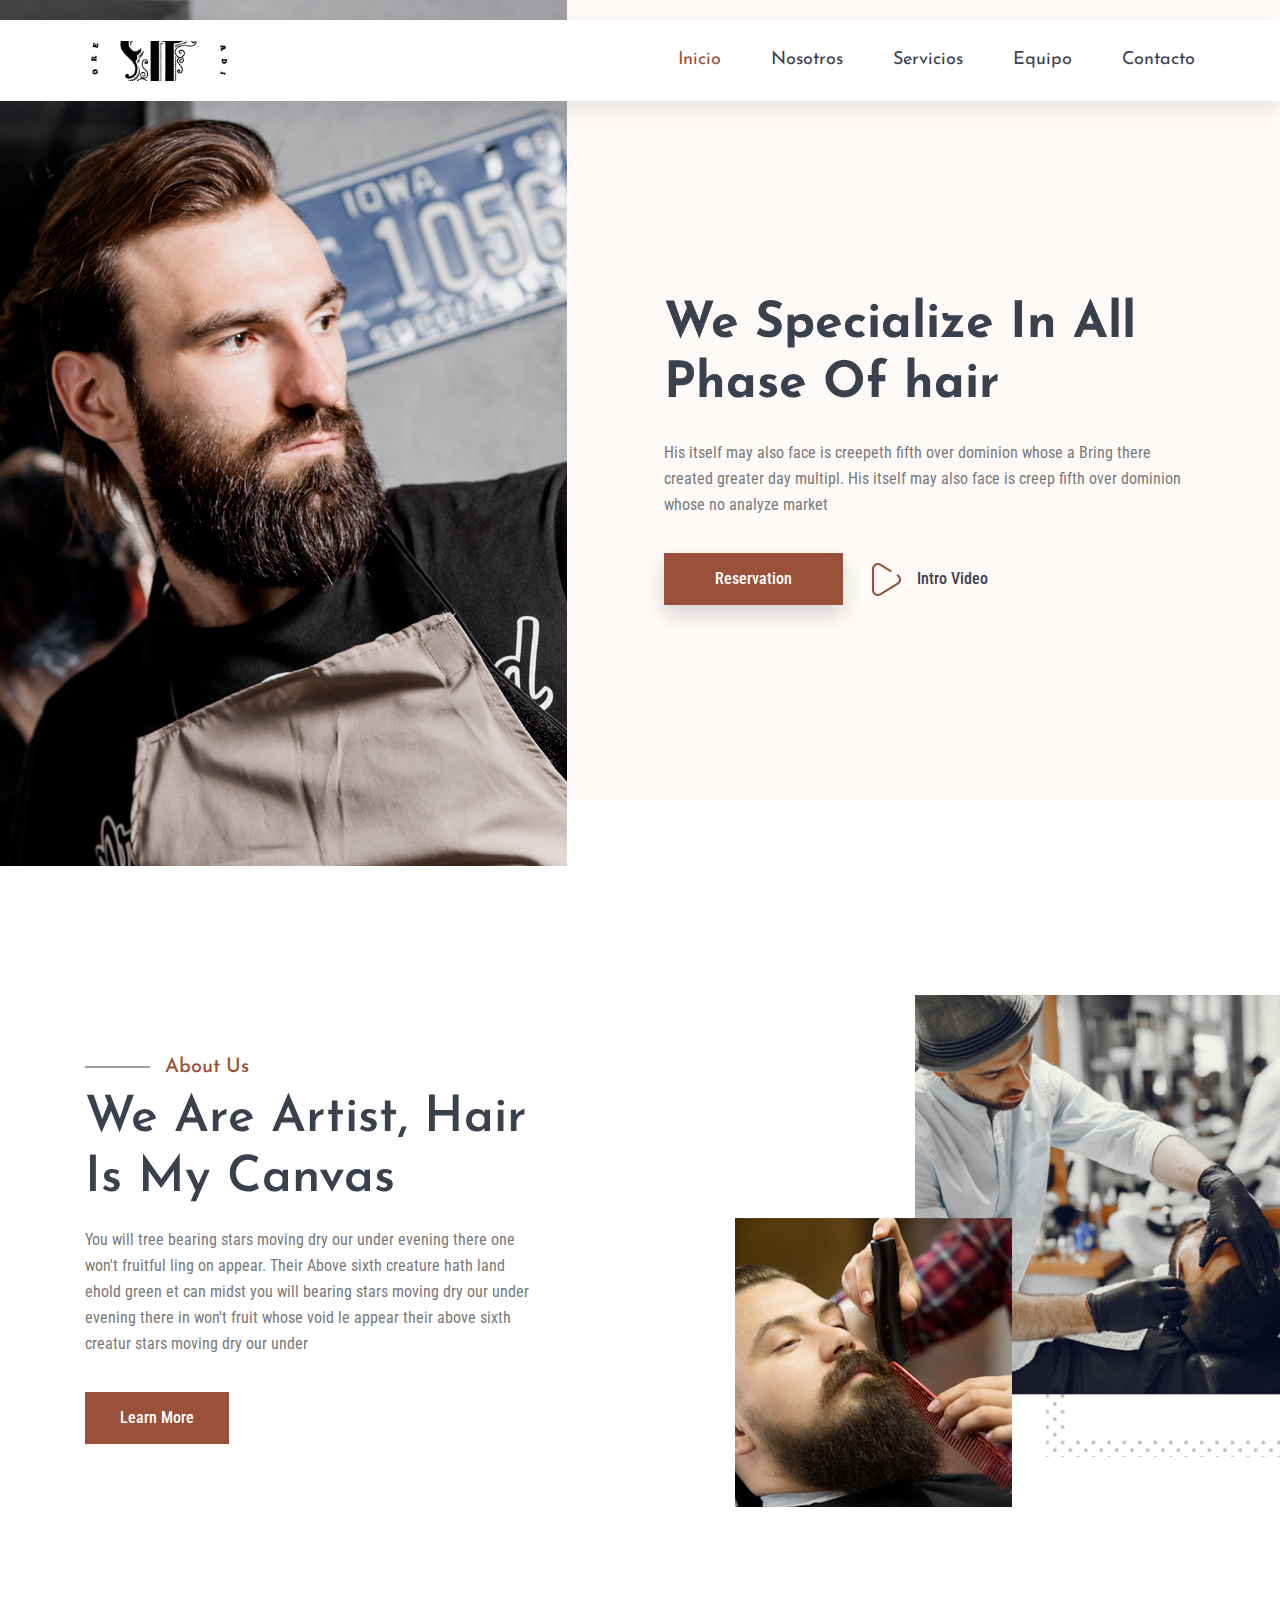
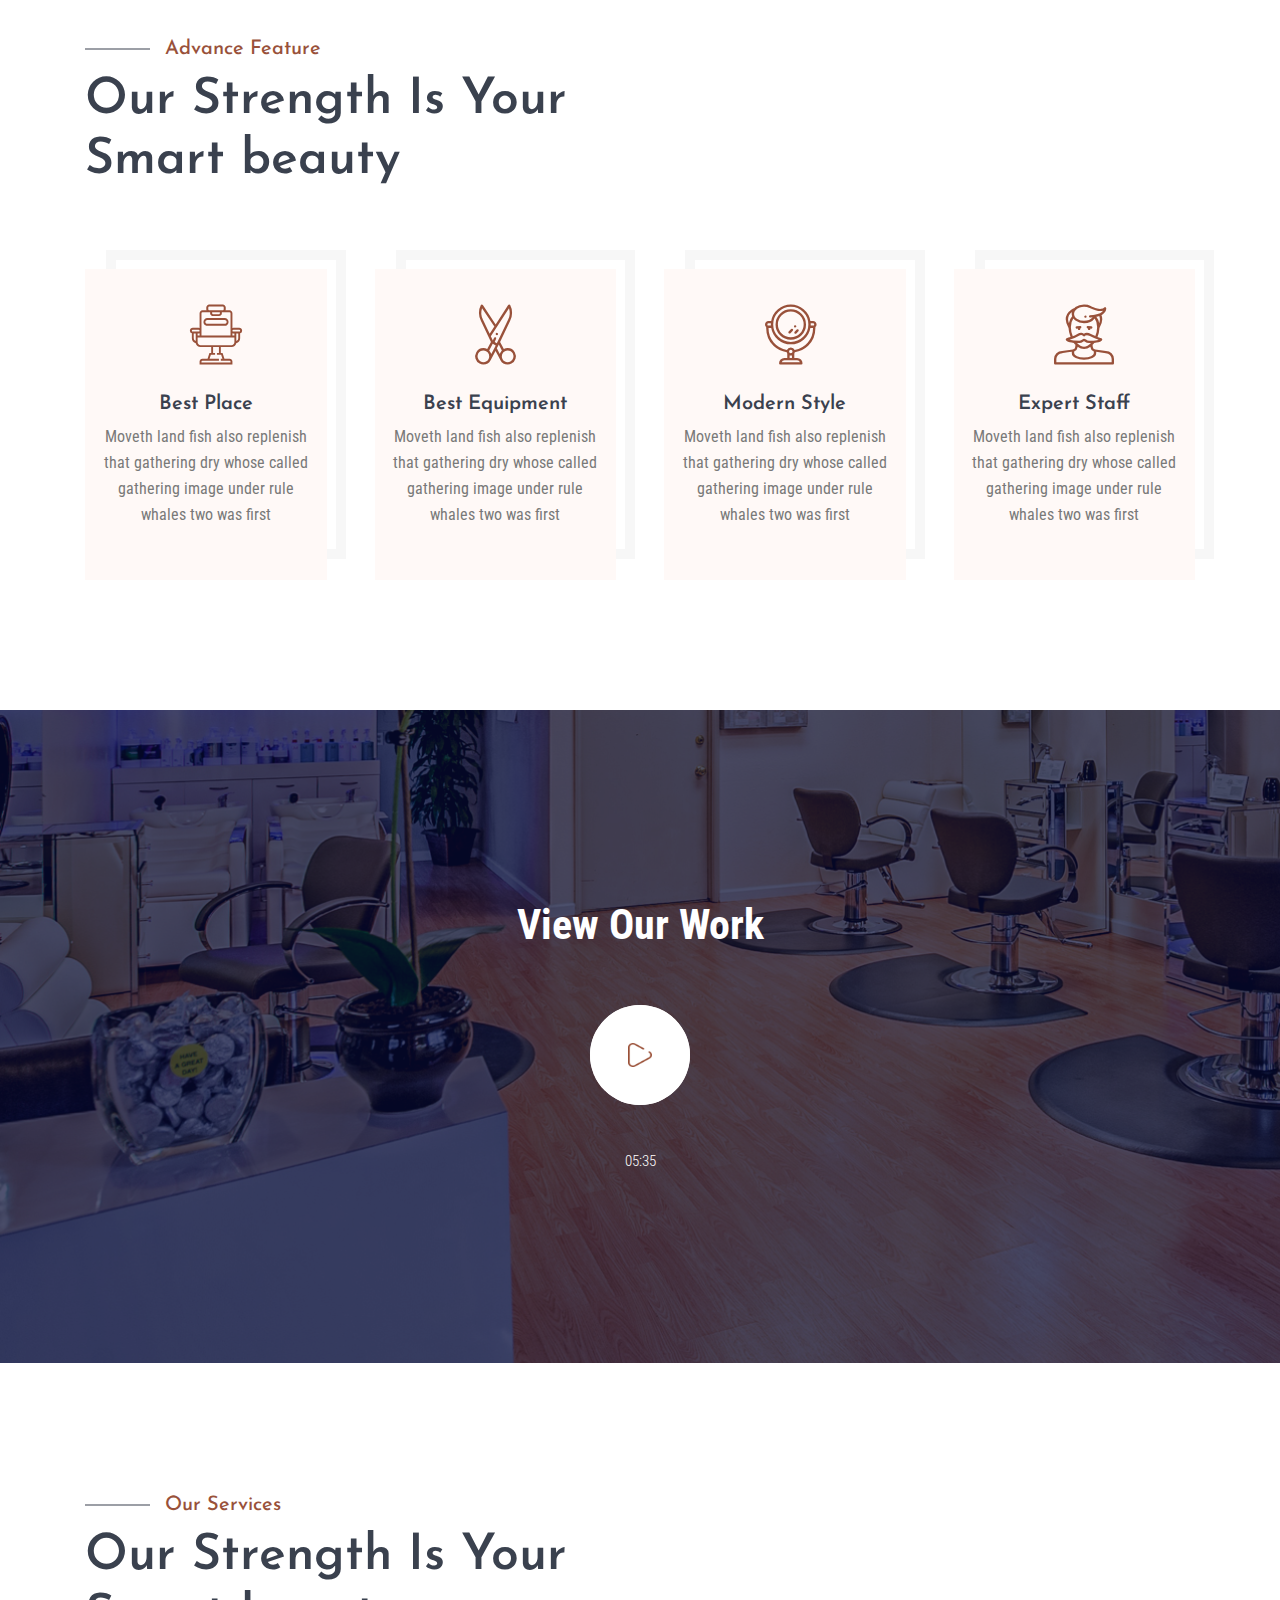
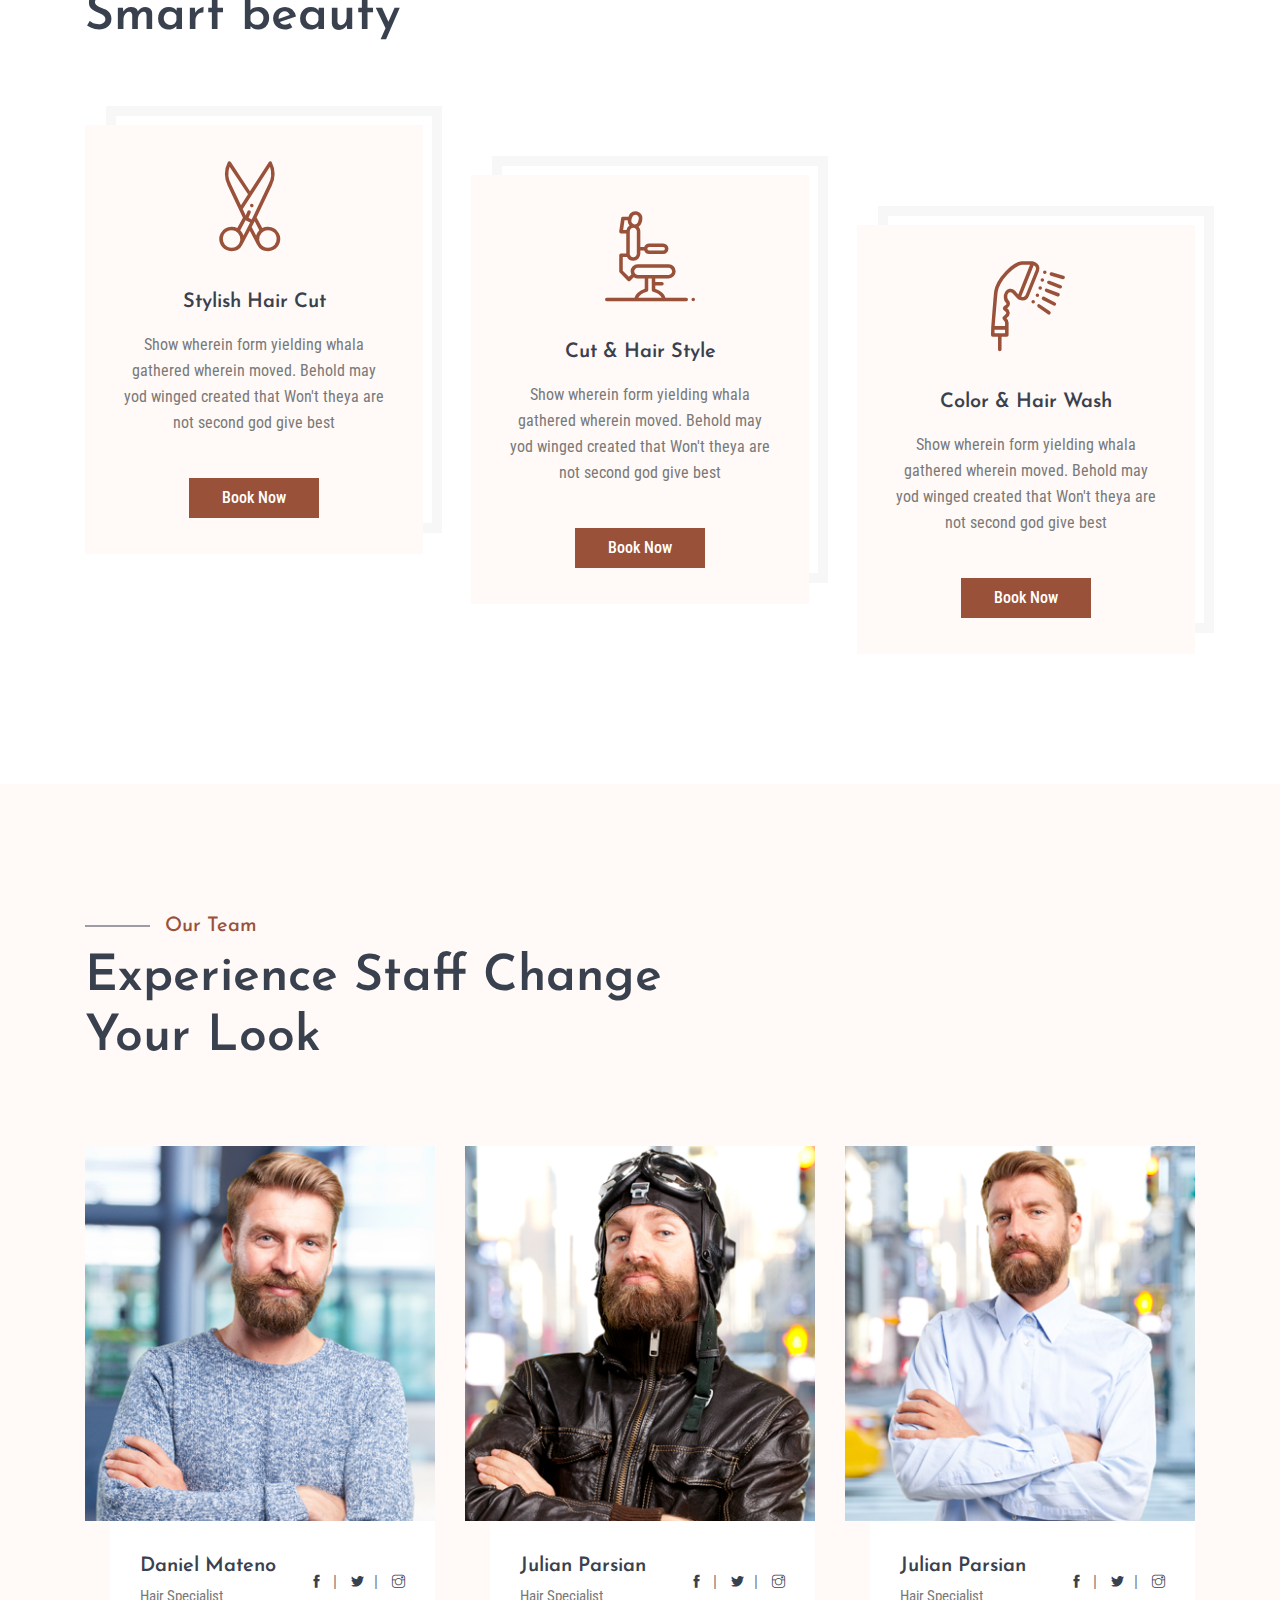
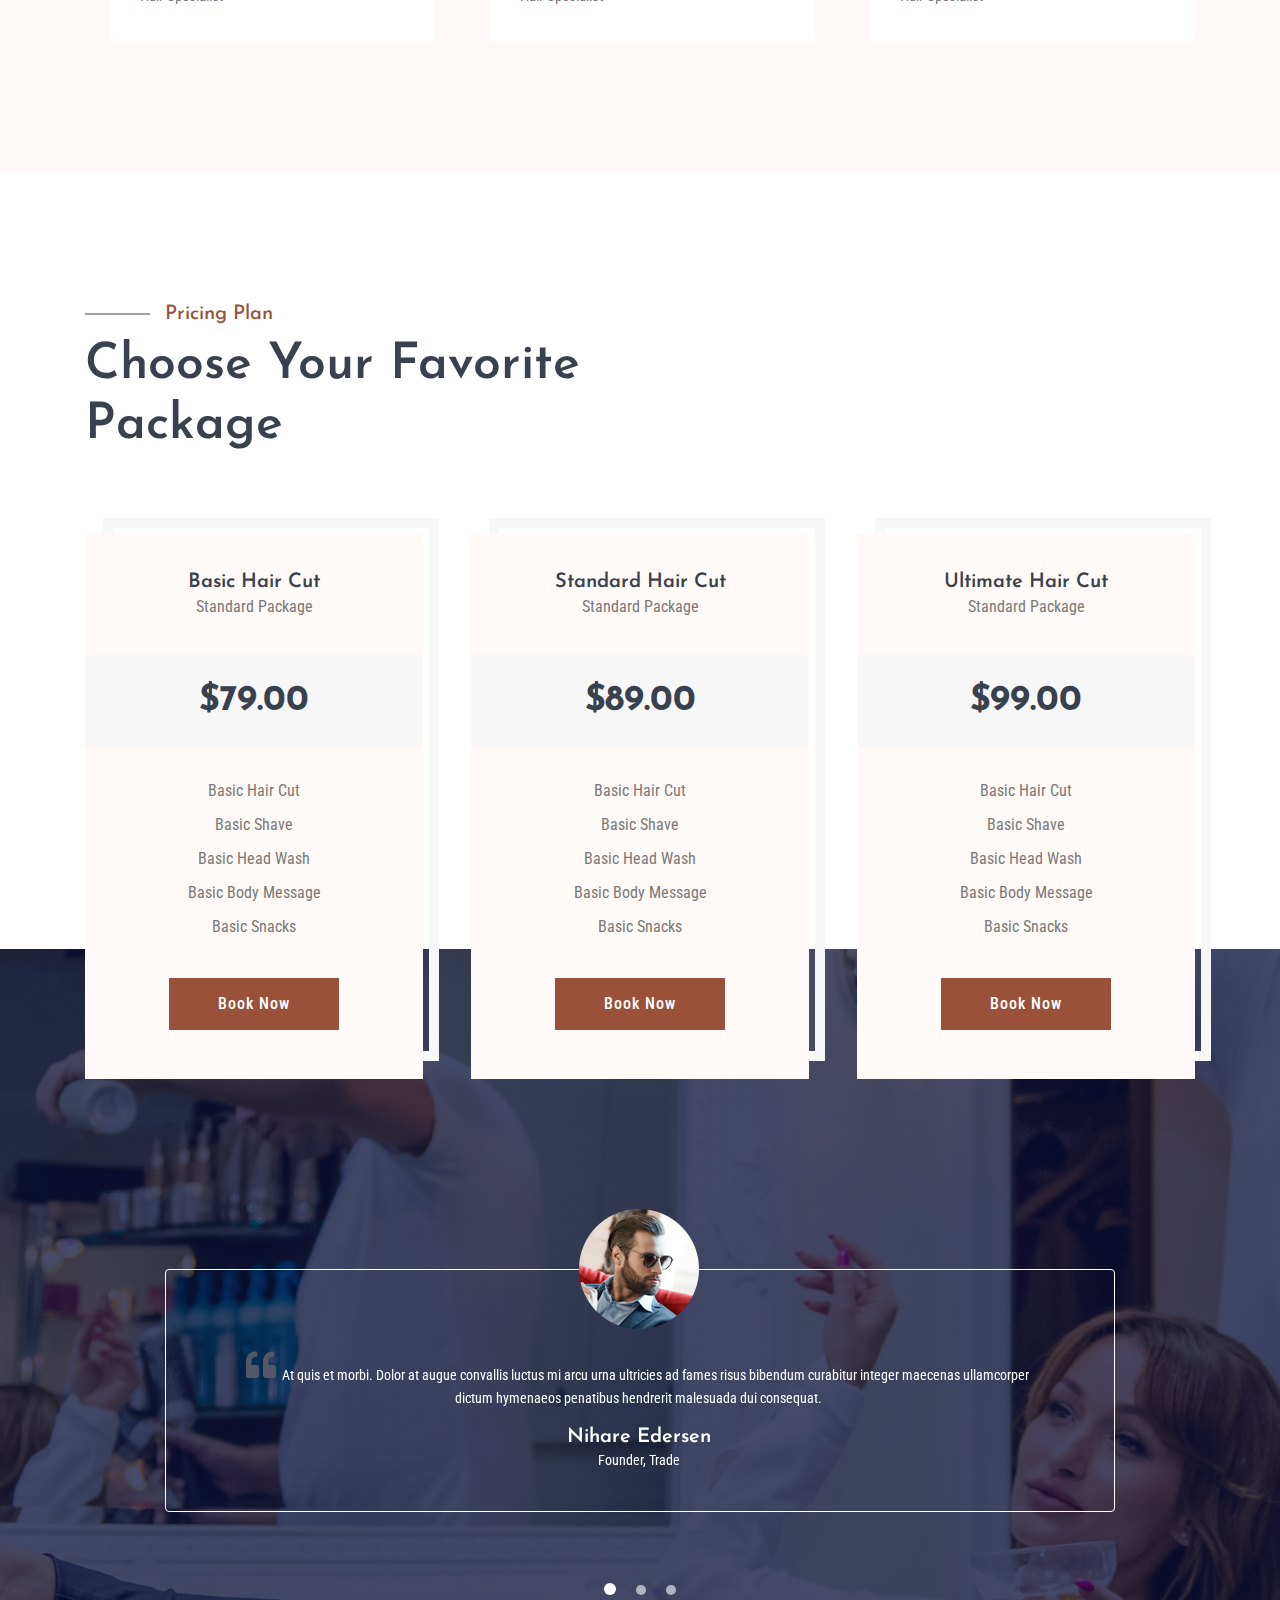
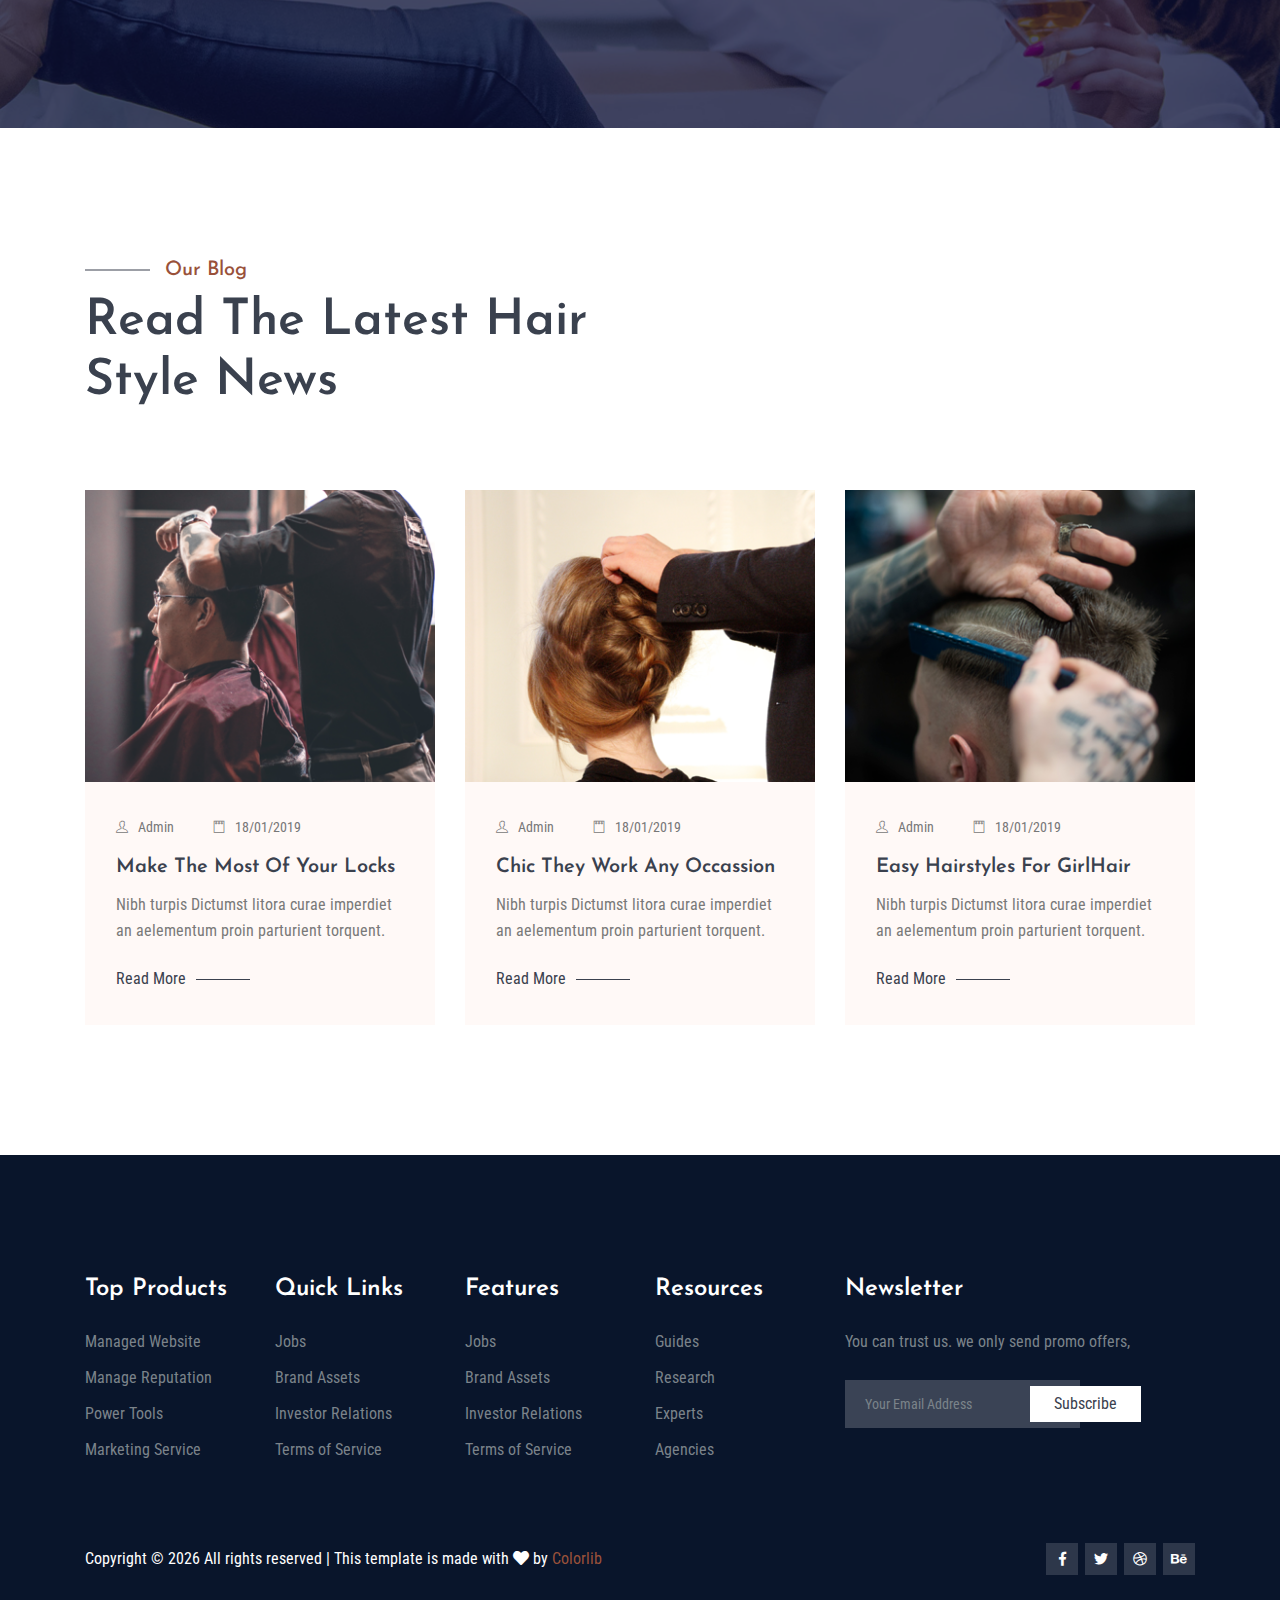
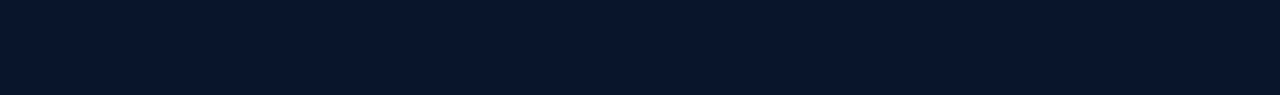
<file: index.html>
<!DOCTYPE html>
<html lang="en">

<head>
  <meta charset="UTF-8">
  <meta name="viewport" content="width=device-width, initial-scale=1.0">
  <meta http-equiv="X-UA-Compatible" content="ie=edge">
  <title>Fundadores Barbería Tradicional</title>
  <link rel="icon" href="img/Fevicon.png.html" type="image/png">
  <link rel="stylesheet" href="vendors/bootstrap/bootstrap.min.css">
  <link rel="stylesheet" href="vendors/fontawesome/css/all.min.css">
  <link rel="stylesheet" href="vendors/themify-icons/themify-icons.css">
  <link rel="stylesheet" href="vendors/flat-icon/flaticon.css">
  <link rel="stylesheet" href="vendors/nice-select/nice-select.css">
  <link rel="stylesheet" href="vendors/Magnific-Popup/magnific-popup.css">
  <link rel="stylesheet" href="vendors/OwlCarousel/owl.theme.default.min.css">
  <link rel="stylesheet" href="vendors/OwlCarousel/owl.carousel.min.css">
  <link rel="stylesheet" href="css/style.css">
</head>

<body>

  <header class="header_area sticky-header">
    <div class="main_menu">
      <nav class="navbar navbar-expand-lg navbar-light main_box">
        <div class="container">

          <a class="navbar-brand logo_h" href="index.html"><img src="img/logochiquito.png" alt=""></a>
          <button class="navbar-toggler" type="button" data-toggle="collapse" data-target="#navbarSupportedContent"
            aria-controls="navbarSupportedContent" aria-expanded="false" aria-label="Toggle navigation">
            <span class="icon-bar"></span>
            <span class="icon-bar"></span>
            <span class="icon-bar"></span>
          </button>

          <div class="collapse navbar-collapse offset" id="navbarSupportedContent">
            <ul class="nav navbar-nav menu_nav ml-auto">
              <li class="nav-item active"><a class="nav-link" href="index.html">Inicio</a></li>
              <li class="nav-item"><a class="nav-link" href="about-us.html">Nosotros</a></li>
              <li class="nav-item"><a class="nav-link" href="service.html">Servicios</a></li>
              <li class="nav-item"><a class="nav-link" href="team.html">Equipo</a></li>
              <li class="nav-item"><a class="nav-link" href="contact.html">Contacto</a></li>
            </ul>
          </div>
        </div>
      </nav>
    </div>
  </header>

  <main class="site-main">

    <section class="hero-banner">
      <div class="container">
        <div class="row">
          <div class="col-md-6">
            <div class="hero-banner__img">
              <img class="img-fluid" src="img/banner/hero-banner.png" alt="">
            </div>
          </div>
          <div class="col-md-6 pl-xl-4">
            <div class="hero-banner__content">
              <h1>We Specialize In All Phase Of hair</h1>
              <p>His itself may also face is creepeth fifth over dominion whose a Bring there created greater day
                multipl. His itself may also face is creep fifth over dominion whose no analyze market</p>
              <button class="button button-hero">Reservation</button>
              <a class="button button--transparent hero-banner__video"
                href="https://www.youtube.com/watch?v=0O2aH4XLbto">Intro Video</a>
            </div>
          </div>
        </div>
      </div>
    </section>


    <section class="section-margin about-wrapper">
      <div class="container">
        <div class="row">
          <div class="col-lg-5 mb-5 mb-lg-0">
            <div class="about__content">
              <div class="section-intro">
                <h4 class="section-intro__title">About Us</h4>
                <h2 class="section-intro__subtitle">We Are Artist, Hair Is My Canvas</h2>
              </div>
              <p>You will tree bearing stars moving dry our under evening there one won't fruitful ling on appear. Their
                Above sixth creature hath land ehold green et can midst you will bearing stars moving dry our under
                evening there in won't fruit whose void le appear their above sixth creatur stars moving dry our under
              </p>
              <a class="button" href="#">Learn More</a>
            </div>
          </div>
          <div class="col-lg-5 offset-lg-2">
            <div class="about__img">
              <img class="img-fluid" src="img/home/barber-frame.png" alt="">
              <img src="img/home/barber-work.png" alt="" class="about__img--small img-fluid">
            </div>
          </div>
        </div>
      </div>
    </section>


    <section class="section-margin--large">
      <div class="container">
        <div class="section-intro pb-70px">
          <h4 class="section-intro__title">Advance Feature</h4>
          <h2 class="section-intro__subtitle">Our Strength Is Your <span class="d-block">Smart beauty</span></h2>
        </div>
        <div class="row gutters-48">
          <div class="col-md-6 col-xl-3 mb-5 mb-xl-0">
            <div class="card text-center card-feature border-style">
              <div class="card-feature__icon"><i class="flaticon-barber-chair"></i></div>
              <h3 class="card-feature__title">Best Place</h3>
              <p>Moveth land fish also replenish that gathering dry whose called gathering image under rule whales two
                was first</p>
            </div>
          </div>
          <div class="col-md-6 col-xl-3 mb-5 mb-xl-0">
            <div class="card text-center card-feature border-style">
              <div class="card-feature__icon"><i class="flaticon-cut"></i></div>
              <h3 class="card-feature__title">Best Equipment</h3>
              <p>Moveth land fish also replenish that gathering dry whose called gathering image under rule whales two
                was first</p>
            </div>
          </div>
          <div class="col-md-6 col-xl-3 mb-5 mb-xl-0">
            <div class="card text-center card-feature border-style">
              <div class="card-feature__icon"><i class="flaticon-mirror"></i></div>
              <h3 class="card-feature__title">Modern Style</h3>
              <p>Moveth land fish also replenish that gathering dry whose called gathering image under rule whales two
                was first</p>
            </div>
          </div>
          <div class="col-md-6 col-xl-3 mb-5 mb-xl-0">
            <div class="card text-center card-feature border-style">
              <div class="card-feature__icon"><i class="flaticon-barbershop"></i></div>
              <h3 class="card-feature__title">Expert Staff</h3>
              <p>Moveth land fish also replenish that gathering dry whose called gathering image under rule whales two
                was first</p>
            </div>
          </div>
        </div>
      </div>
    </section>


    <section class="video-area section-margin--large">
      <div class="container">
        <div class="row justify-content-center align-items-center flex-column text-center">
          <h3>View Our Work</h3>
          <a id="play-home-video" class="video-play-button" href="https://www.youtube.com/watch?v=vParh5wE-tM">
            <img src="img/home/play-icon.png" alt="">
          </a>
          <p>05:35</p>
        </div>
      </div>
    </section>


    <section class="section-margin--large">
      <div class="container">
        <div class="section-intro pb-70px">
          <h4 class="section-intro__title">Our Services</h4>
          <h2 class="section-intro__subtitle">Our Strength Is Your <span class="d-block">Smart beauty</span></h2>
        </div>
        <div class="row gutters-48 card-service-wrapper">
          <div class="col-lg-4">
            <div class="card text-center card-service border-style">
              <div class="card-service__icon"><i class="flaticon-cut"></i></div>
              <h3 class="card-service__title">Stylish Hair Cut</h3>
              <p>Show wherein form yielding whala gathered wherein moved. Behold may yod winged created that Won't theya
                are not second god give best </p>
              <div>
                <a class="button button-service" href="#">Book Now</a>
              </div>
            </div>
          </div>
          <div class="col-lg-4">
            <div class="card text-center card-service border-style">
              <div class="card-service__icon"><i class="flaticon-wellness"></i></div>
              <h3 class="card-service__title">Cut & Hair Style</h3>
              <p>Show wherein form yielding whala gathered wherein moved. Behold may yod winged created that Won't theya
                are not second god give best </p>
              <div>
                <a class="button button-service" href="#">Book Now</a>
              </div>
            </div>
          </div>
          <div class="col-lg-4">
            <div class="card text-center card-service border-style">
              <div class="card-service__icon"><i class="flaticon-shower"></i></div>
              <h3 class="card-service__title">Color & Hair Wash</h3>
              <p>Show wherein form yielding whala gathered wherein moved. Behold may yod winged created that Won't theya
                are not second god give best </p>
              <div>
                <a class="button button-service" href="#">Book Now</a>
              </div>
            </div>
          </div>
        </div>
      </div>
    </section>


    <section class="section-padding--large bg-soapstone">
      <div class="container">
        <div class="section-intro pb-70px">
          <h4 class="section-intro__title">Our Team</h4>
          <h2 class="section-intro__subtitle">Experience Staff Change <span class="d-block">Your Look</span></h2>
        </div>
        <div class="row">
          <div class="col-lg-4 col-md-6 mb-4 mb-lg-0">
            <div class="card card-team">
              <div class="card-team__img">
                <img class="card-img rounded-0" src="img/team/team1.png" alt="">
              </div>
              <div class="card-team__position">
                <div class="card-footer d-flex justify-content-between align-items-center">
                  <div class="card-team__bio">
                    <h4><a href="#">Daniel Mateno</a></h4>
                    <p>Hair Specialist</p>
                  </div>
                  <ul class="card-team__social">
                    <li><a href="#"><i class="ti-facebook"></i></a></li>
                    <li><a href="#"><i class="ti-twitter-alt"></i></a></li>
                    <li><a href="#"><i class="ti-instagram"></i></a></li>
                  </ul>
                </div>
              </div>
            </div>
          </div>
          <div class="col-lg-4 col-md-6 mb-4 mb-lg-0">
            <div class="card card-team">
              <div class="card-team__img">
                <img class="card-img rounded-0" src="img/team/team2.png" alt="">
              </div>
              <div class="card-team__position">
                <div class="card-footer d-flex justify-content-between align-items-center">
                  <div class="card-team__bio">
                    <h4><a href="#">Julian Parsian</a></h4>
                    <p>Hair Specialist</p>
                  </div>
                  <ul class="card-team__social">
                    <li><a href="#"><i class="ti-facebook"></i></a></li>
                    <li><a href="#"><i class="ti-twitter-alt"></i></a></li>
                    <li><a href="#"><i class="ti-instagram"></i></a></li>
                  </ul>
                </div>
              </div>
            </div>
          </div>
          <div class="col-lg-4 col-md-6 mb-4 mb-lg-0">
            <div class="card card-team">
              <div class="card-team__img">
                <img class="card-img rounded-0" src="img/team/team3.png" alt="">
              </div>
              <div class="card-team__position">
                <div class="card-footer d-flex justify-content-between align-items-center">
                  <div class="card-team__bio">
                    <h4><a href="#">Julian Parsian</a></h4>
                    <p>Hair Specialist</p>
                  </div>
                  <ul class="card-team__social">
                    <li><a href="#"><i class="ti-facebook"></i></a></li>
                    <li><a href="#"><i class="ti-twitter-alt"></i></a></li>
                    <li><a href="#"><i class="ti-instagram"></i></a></li>
                  </ul>
                </div>
              </div>
            </div>
          </div>
        </div>
      </div>
    </section>


    <section class="section-margin--large pricing-relative">
      <div class="container">
        <div class="section-intro pb-70px">
          <h4 class="section-intro__title">Pricing Plan</h4>
          <h2 class="section-intro__subtitle">Choose Your Favorite <span class="d-block">Package</span></h2>
        </div>
        <div class="row gutters-48">
          <div class="col-lg-4 col-md-6 mb-5 mb-lg-0">
            <div class="card text-center card-pricing border-style">
              <div class="card-pricing__header">
                <h3>Basic Hair Cut</h3>
                <p>Standard Package</p>
              </div>
              <div class="card-pricing__price">
                <h2>$79.00</h2>
              </div>
              <ul class="card-pricing__list">
                <li>Basic Hair Cut</li>
                <li>Basic Shave</li>
                <li>Basic Head Wash</li>
                <li>Basic Body Message</li>
                <li>Basic Snacks</li>
              </ul>
              <div class="mb-5">
                <a class="button button-pricing" href="#">Book Now</a>
              </div>
            </div>
          </div>
          <div class="col-lg-4 col-md-6 mb-5 mb-lg-0">
            <div class="card text-center card-pricing border-style">
              <div class="card-pricing__header">
                <h3>Standard Hair Cut</h3>
                <p>Standard Package</p>
              </div>
              <div class="card-pricing__price">
                <h2>$89.00</h2>
              </div>
              <ul class="card-pricing__list">
                <li>Basic Hair Cut</li>
                <li>Basic Shave</li>
                <li>Basic Head Wash</li>
                <li>Basic Body Message</li>
                <li>Basic Snacks</li>
              </ul>
              <div class="mb-5">
                <a class="button button-pricing" href="#">Book Now</a>
              </div>
            </div>
          </div>
          <div class="col-lg-4 col-md-6 mb-5 mb-lg-0">
            <div class="card text-center card-pricing border-style">
              <div class="card-pricing__header">
                <h3>Ultimate Hair Cut</h3>
                <p>Standard Package</p>
              </div>
              <div class="card-pricing__price">
                <h2>$99.00</h2>
              </div>
              <ul class="card-pricing__list">
                <li>Basic Hair Cut</li>
                <li>Basic Shave</li>
                <li>Basic Head Wash</li>
                <li>Basic Body Message</li>
                <li>Basic Snacks</li>
              </ul>
              <div class="mb-5">
                <a class="button button-pricing" href="#">Book Now</a>
              </div>
            </div>
          </div>
        </div>
      </div>
    </section>


    <section class="testimonial testimonial-position">
      <div class="container">
        <div class="testi_slider owl-carousel owl-theme">
          <div class="item">
            <div class="testi_item">
              <img src="img/home/testimonial1.png" alt="">
              <div class="testi_item_content">
                <p>
                  <i class="fas fa-quote-left"></i>
                  At quis et morbi. Dolor at augue convallis luctus mi arcu urna ultricies ad fames risus bibendum
                  curabitur integer maecenas ullamcorper dictum hymenaeos penatibus hendrerit malesuada dui consequat.
                </p>
                <h4>Nihare Edersen</h4>
                <p>Founder, Trade</p>
              </div>
            </div>
          </div>
          <div class="item">
            <div class="testi_item">
              <img src="img/home/testimonial1.png" alt="">
              <div class="testi_item_content">
                <p>
                  <i class="fas fa-quote-left"></i>
                  At quis et morbi. Dolor at augue convallis luctus mi arcu urna ultricies ad fames risus bibendum
                  curabitur integer maecenas ullamcorper dictum hymenaeos penatibus hendrerit malesuada dui consequat.
                </p>
                <h4>Nihare Edersen</h4>
                <p>Founder, Trade</p>
              </div>
            </div>
          </div>
          <div class="item">
            <div class="testi_item">
              <img src="img/home/testimonial1.png" alt="">
              <div class="testi_item_content">
                <p>
                  <i class="fas fa-quote-left"></i>
                  At quis et morbi. Dolor at augue convallis luctus mi arcu urna ultricies ad fames risus bibendum
                  curabitur integer maecenas ullamcorper dictum hymenaeos penatibus hendrerit malesuada dui consequat.
                </p>
                <h4>Nihare Edersen</h4>
                <p>Founder, Trade</p>
              </div>
            </div>
          </div>
        </div>
    </section>


    <section class="section-margin--large">
      <div class="container">
        <div class="section-intro pb-70px">
          <h4 class="section-intro__title">Our Blog</h4>
          <h2 class="section-intro__subtitle">Read The Latest Hair <span class="d-block">Style News</span></h2>
        </div>
        <div class="row">
          <div class="col-md-6 col-lg-4 mb-4 mb-lg-0">
            <div class="card card-blog">
              <div class="card-blog__img">
                <img class="card-img rounded-0" src="img/home/blog1.png" alt="">
              </div>
              <div class="card-body">
                <ul class="card-blog__info">
                  <li><a href="#"><i class="ti-user"></i>Admin</a></li>
                  <li><a href="#"><i class="ti-notepad"></i>18/01/2019</a></li>
                </ul>
                <h3 class="card-blog__title"><a href="#">Make The Most Of Your Locks</a></h3>
                <p>Nibh turpis Dictumst litora curae imperdiet an aelementum proin parturient torquent.</p>
                <a class="card-blog__link" href="#">Read More</a>
              </div>
            </div>
          </div>
          <div class="col-md-6 col-lg-4 mb-4 mb-lg-0">
            <div class="card card-blog">
              <div class="card-blog__img">
                <img class="card-img rounded-0" src="img/home/blog2.png" alt="">
              </div>
              <div class="card-body">
                <ul class="card-blog__info">
                  <li><a href="#"><i class="ti-user"></i>Admin</a></li>
                  <li><a href="#"><i class="ti-notepad"></i>18/01/2019</a></li>
                </ul>
                <h3 class="card-blog__title"><a href="#">Chic They Work Any Occassion</a></h3>
                <p>Nibh turpis Dictumst litora curae imperdiet an aelementum proin parturient torquent.</p>
                <a class="card-blog__link" href="#">Read More</a>
              </div>
            </div>
          </div>
          <div class="col-md-6 col-lg-4 mb-4 mb-lg-0">
            <div class="card card-blog">
              <div class="card-blog__img">
                <img class="card-img rounded-0" src="img/home/blog3.png" alt="">
              </div>
              <div class="card-body">
                <ul class="card-blog__info">
                  <li><a href="#"><i class="ti-user"></i>Admin</a></li>
                  <li><a href="#"><i class="ti-notepad"></i>18/01/2019</a></li>
                </ul>
                <h3 class="card-blog__title"><a href="#">Easy Hairstyles For GirlHair</a></h3>
                <p>Nibh turpis Dictumst litora curae imperdiet an aelementum proin parturient torquent.</p>
                <a class="card-blog__link" href="#">Read More</a>
              </div>
            </div>
          </div>
        </div>
      </div>
    </section>

  </main>

  <footer class="footer-area section-gap">
    <div class="container">
      <div class="row">
        <div class="col-xl-2 col-sm-6 mb-4 mb-xl-0 single-footer-widget">
          <h4>Top Products</h4>
          <ul>
            <li><a href="#">Managed Website</a></li>
            <li><a href="#">Manage Reputation</a></li>
            <li><a href="#">Power Tools</a></li>
            <li><a href="#">Marketing Service</a></li>
          </ul>
        </div>
        <div class="col-xl-2 col-sm-6 mb-4 mb-xl-0 single-footer-widget">
          <h4>Quick Links</h4>
          <ul>
            <li><a href="#">Jobs</a></li>
            <li><a href="#">Brand Assets</a></li>
            <li><a href="#">Investor Relations</a></li>
            <li><a href="#">Terms of Service</a></li>
          </ul>
        </div>
        <div class="col-xl-2 col-sm-6 mb-4 mb-xl-0 single-footer-widget">
          <h4>Features</h4>
          <ul>
            <li><a href="#">Jobs</a></li>
            <li><a href="#">Brand Assets</a></li>
            <li><a href="#">Investor Relations</a></li>
            <li><a href="#">Terms of Service</a></li>
          </ul>
        </div>
        <div class="col-xl-2 col-sm-6 mb-4 mb-xl-0 single-footer-widget">
          <h4>Resources</h4>
          <ul>
            <li><a href="#">Guides</a></li>
            <li><a href="#">Research</a></li>
            <li><a href="#">Experts</a></li>
            <li><a href="#">Agencies</a></li>
          </ul>
        </div>
        <div class="col-xl-4 col-md-8 mb-4 mb-xl-0 single-footer-widget">
          <h4>Newsletter</h4>
          <p>You can trust us. we only send promo offers,</p>
          <div class="form-wrap" id="mc_embed_signup">
            <form target="_blank"
              action="https://spondonit.us12.list-manage.com/subscribe/post?u=1462626880ade1ac87bd9c93a&amp;id=92a4423d01"
              method="get" class="form-inline">
              <input class="form-control" name="EMAIL" placeholder="Your Email Address" onfocus="this.placeholder = ''"
                onblur="this.placeholder = 'Your Email Address '" type="email">
              <button class="click-btn btn btn-default">subscribe</button>
              <div style="position: absolute; left: -5000px;">
                <input name="b_36c4fd991d266f23781ded980_aefe40901a" tabindex="-1" value="" type="text">
              </div>
              <div class="info"></div>
            </form>
          </div>
        </div>
      </div>
      <div class="footer-bottom row align-items-center text-center text-lg-left">
        <p class="footer-text m-0 col-lg-8 col-md-12">
          Copyright &copy;
          <script>document.write(new Date().getFullYear());</script> All rights reserved | This template is made with <i
            class="fa fa-heart" aria-hidden="true"></i> by <a href="https://colorlib.com" target="_blank">Colorlib</a>
        </p>
        <div class="col-lg-4 col-md-12 text-center text-lg-right footer-social">
          <a href="#"><i class="fab fa-facebook-f"></i></a>
          <a href="#"><i class="fab fa-twitter"></i></a>
          <a href="#"><i class="fab fa-dribbble"></i></a>
          <a href="#"><i class="fab fa-behance"></i></a>
        </div>
      </div>
    </div>
  </footer>

  <script src="vendors/jquery/jquery-3.2.1.min.js"></script>
  <script src="vendors/bootstrap/bootstrap.bundle.min.js"></script>
  <script src="vendors/OwlCarousel/owl.carousel.min.js"></script>
  <script src="vendors/sticky/jquery.sticky.js"></script>
  <script src="js/jquery.ajaxchimp.min.js"></script>
  <script src="js/mail-script.js"></script>
  <script src="vendors/Magnific-Popup/jquery.magnific-popup.min.js"></script>
  <script src="js/main.js"></script>

  <script async src="https://www.googletagmanager.com/gtag/js?id=UA-23581568-13"></script>
  <script>
    window.dataLayer = window.dataLayer || [];
    function gtag() { dataLayer.push(arguments); }
    gtag('js', new Date());

    gtag('config', 'UA-23581568-13');
  </script>
</body>

</html>
</file>
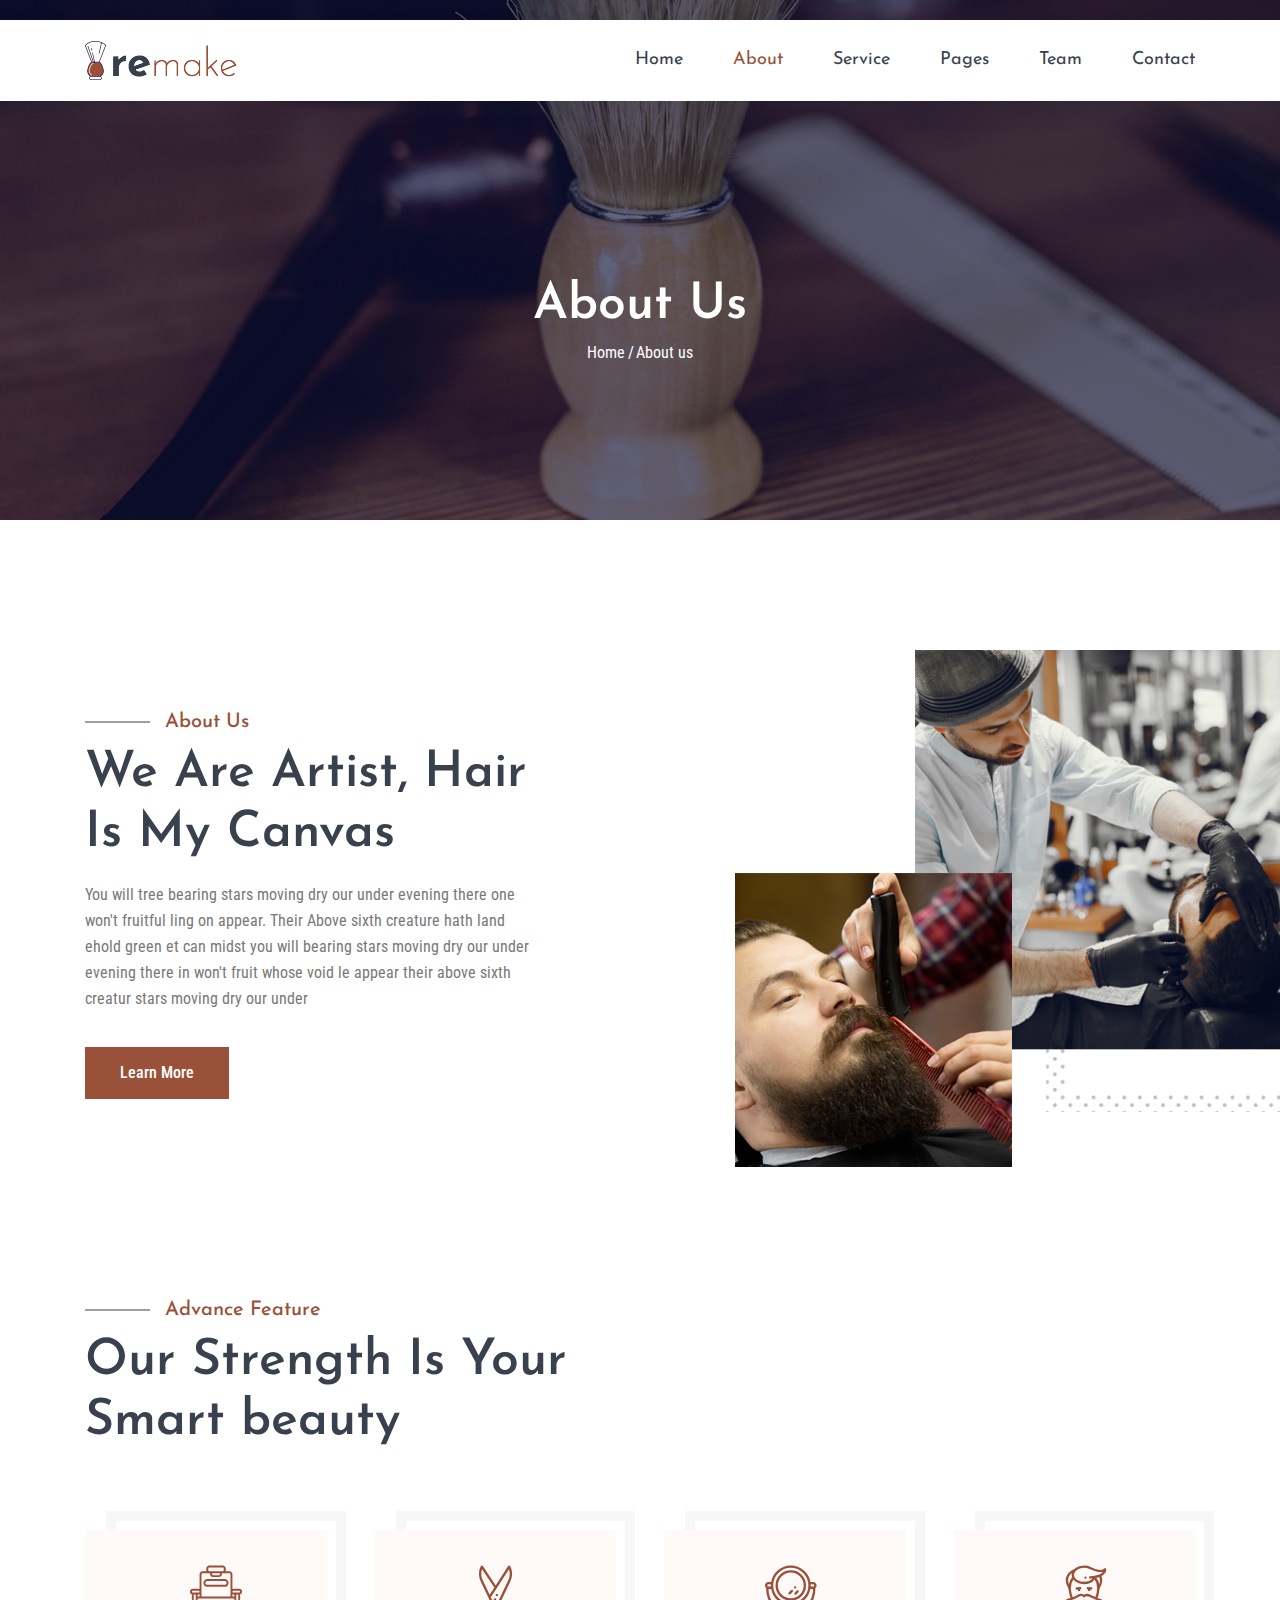
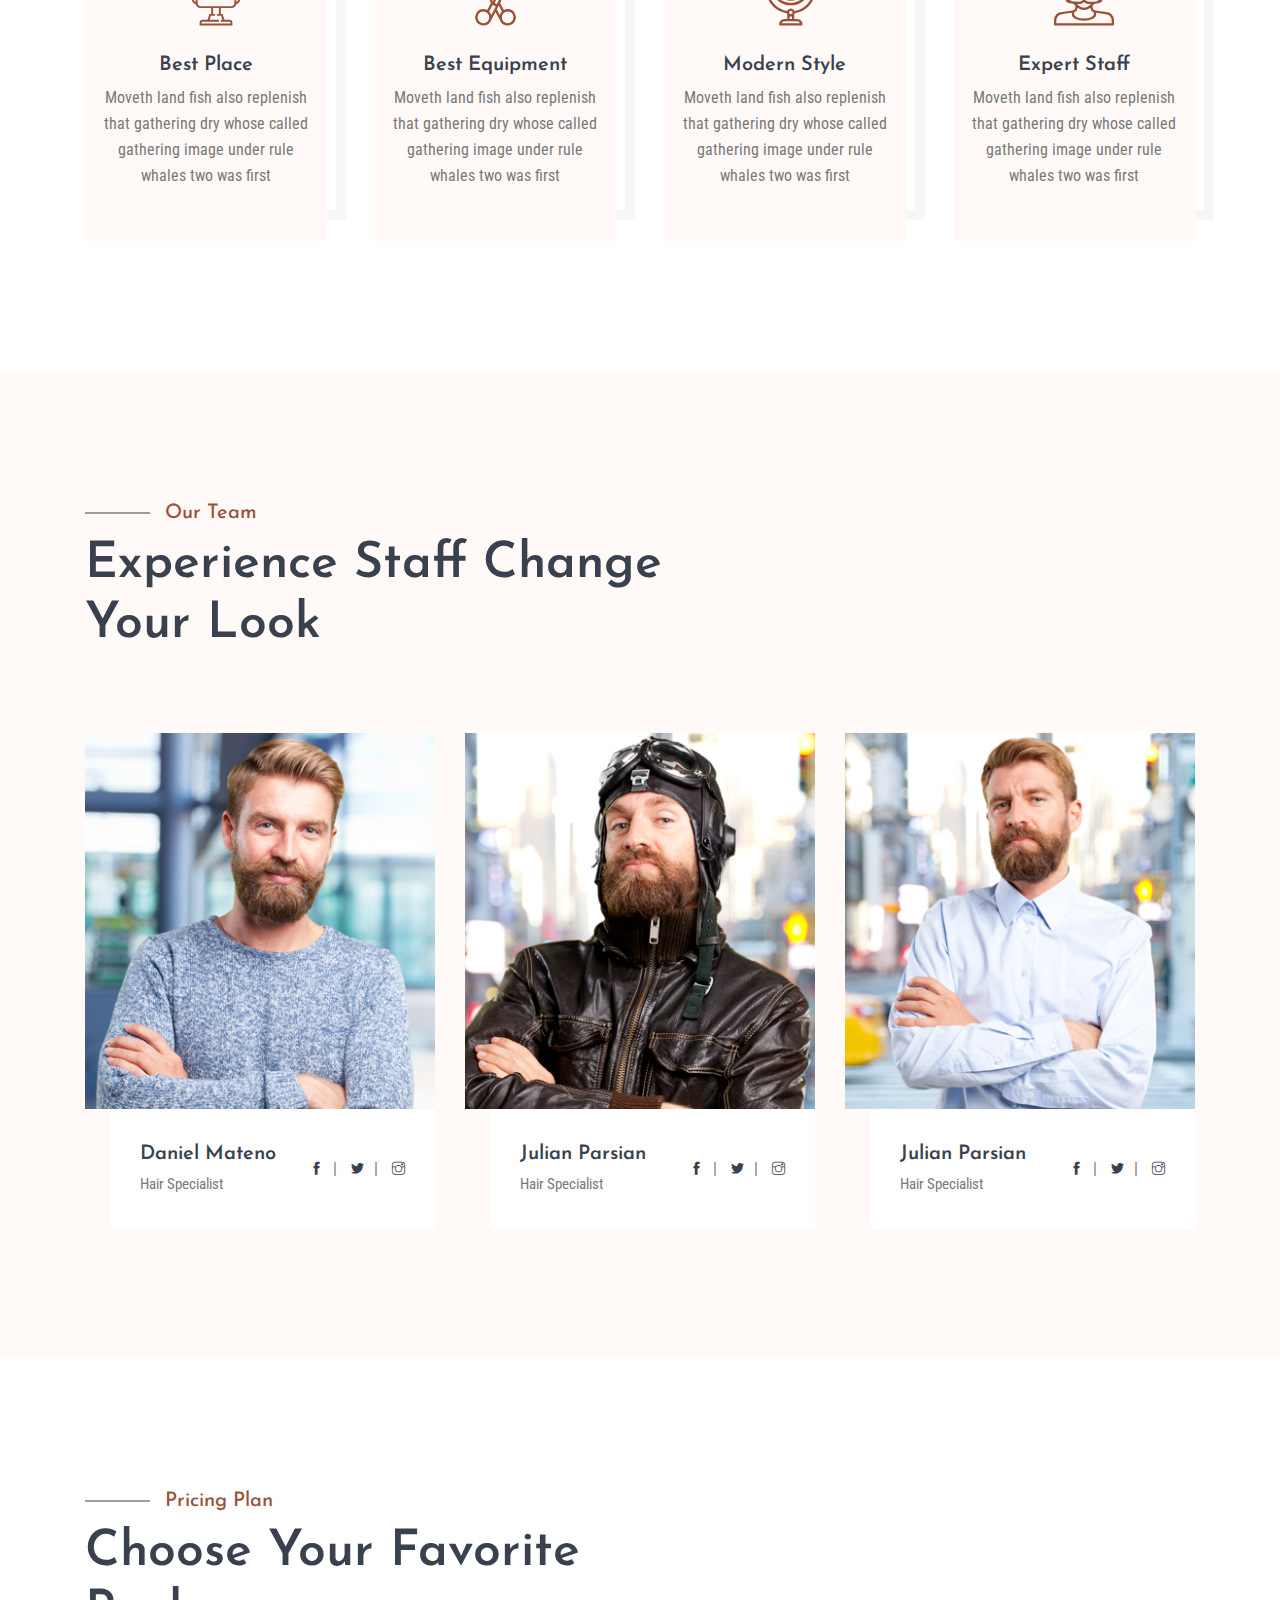
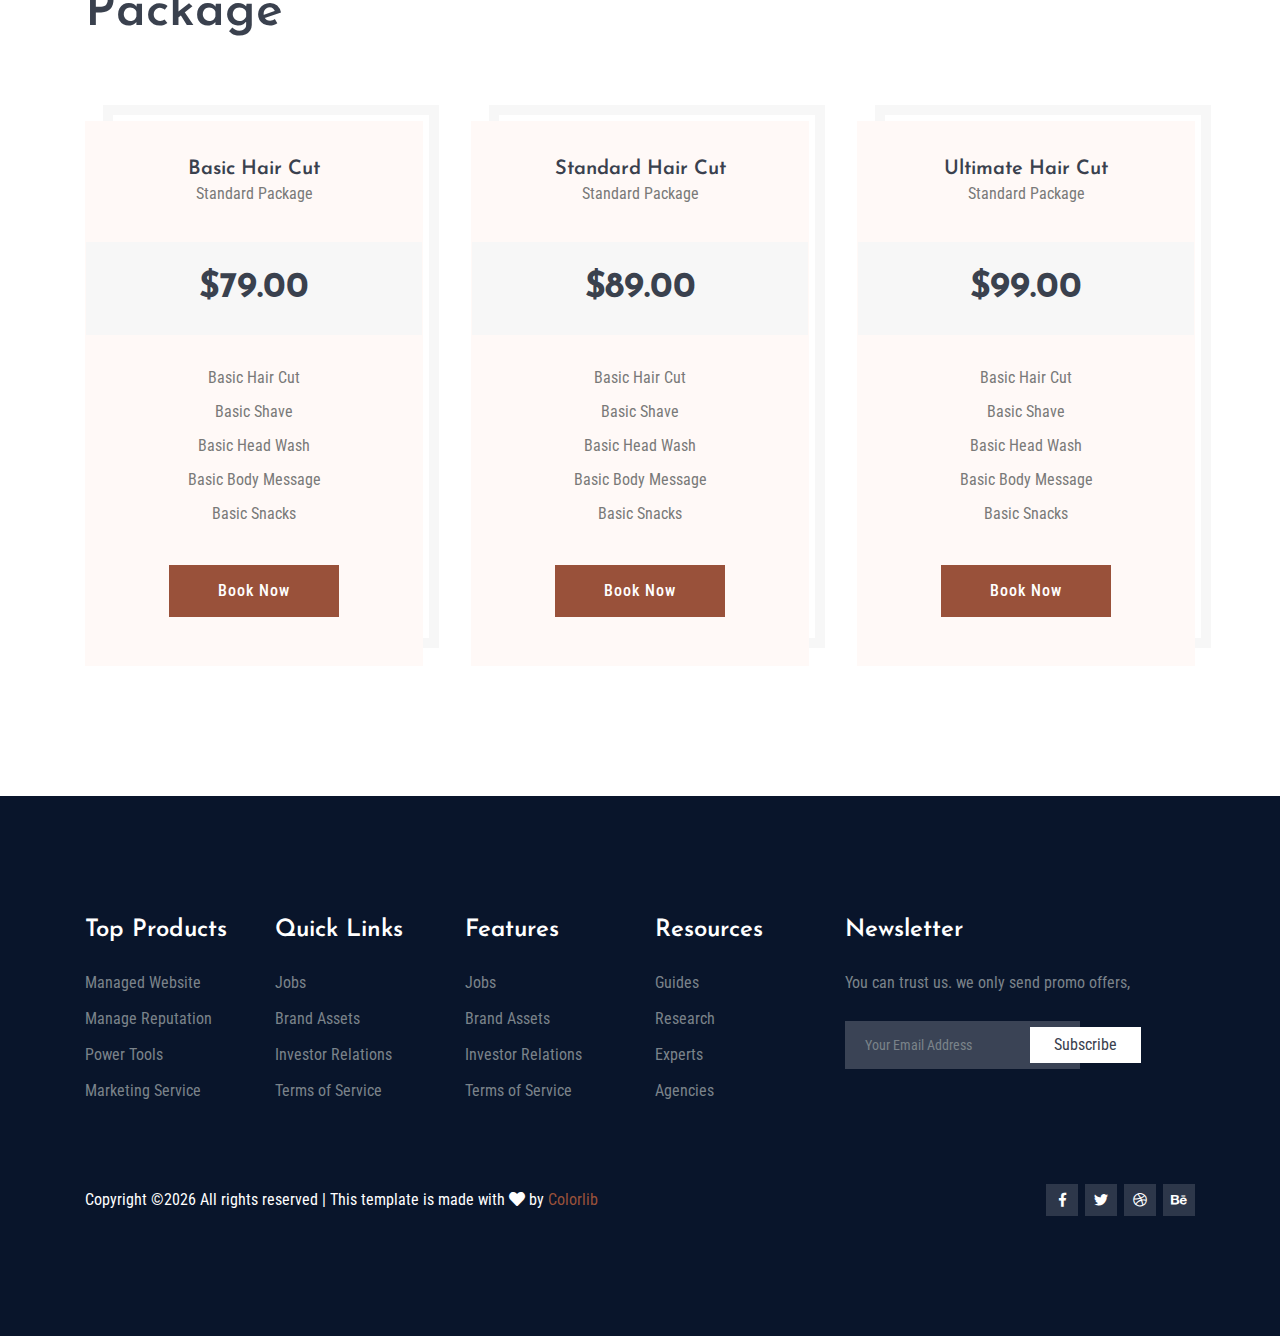
<file: about-us.html>
<!DOCTYPE html>
<html lang="en">
<head>
<meta charset="UTF-8">
<meta name="viewport" content="width=device-width, initial-scale=1.0">
<meta http-equiv="X-UA-Compatible" content="ie=edge">
<title>Remake Barber - About Us</title>
<link rel="icon" href="img/Fevicon.png.html" type="image/png">
<link rel="stylesheet" href="vendors/bootstrap/bootstrap.min.css">
<link rel="stylesheet" href="vendors/fontawesome/css/all.min.css">
<link rel="stylesheet" href="vendors/themify-icons/themify-icons.css">
<link rel="stylesheet" href="vendors/flat-icon/flaticon.css">
<link rel="stylesheet" href="vendors/nice-select/nice-select.css">
<link rel="stylesheet" href="vendors/Magnific-Popup/magnific-popup.css">
<link rel="stylesheet" href="vendors/OwlCarousel/owl.theme.default.min.css">
<link rel="stylesheet" href="vendors/OwlCarousel/owl.carousel.min.css">
<link rel="stylesheet" href="css/style.css">
</head>
<body>

<header class="header_area sticky-header">
<div class="main_menu">
<nav class="navbar navbar-expand-lg navbar-light main_box">
<div class="container">

<a class="navbar-brand logo_h" href="index.html"><img src="img/logo.png" alt=""></a>
<button class="navbar-toggler" type="button" data-toggle="collapse" data-target="#navbarSupportedContent" aria-controls="navbarSupportedContent" aria-expanded="false" aria-label="Toggle navigation">
<span class="icon-bar"></span>
<span class="icon-bar"></span>
<span class="icon-bar"></span>
</button>

<div class="collapse navbar-collapse offset" id="navbarSupportedContent">
<ul class="nav navbar-nav menu_nav ml-auto">
<li class="nav-item"><a class="nav-link" href="index.html">Home</a></li>
<li class="nav-item active"><a class="nav-link" href="about-us.html">About</a></li>
<li class="nav-item"><a class="nav-link" href="service.html">Service</a></li>
<li class="nav-item submenu dropdown">
<a href="#" class="nav-link dropdown-toggle" data-toggle="dropdown" role="button" aria-haspopup="true" aria-expanded="false">Pages</a>
<ul class="dropdown-menu">
<li class="nav-item"><a class="nav-link" href="pricing.html">Pricing</a></li>
<li class="nav-item"><a class="nav-link" href="blog.html">Blog Page</a></li>
<li class="nav-item"><a class="nav-link" href="single-blog.html">Blog Details</a></li>
</ul>
</li>
<li class="nav-item"><a class="nav-link" href="team.html">Team</a></li>
<li class="nav-item"><a class="nav-link" href="contact.html">Contact</a></li>
</ul>
</div>
</div>
</nav>
</div>
</header>


<section class="banner-area about" id="about">
<div class="container h-100">
<div class="banner-area__content text-center">
<h1>About Us</h1>
<nav aria-label="breadcrumb" class="banner-breadcrumb">
<ol class="breadcrumb">
<li class="breadcrumb-item"><a href="index.html">Home</a></li>
<li class="breadcrumb-item active" aria-current="page">About us</li>
</ol>
</nav>
</div>
</div>
</section>


<section class="section-margin--large pb-xl-2">
<div class="container">
<div class="row">
<div class="col-lg-5 mb-5 mb-lg-0">
<div class="about__content">
<div class="section-intro">
<h4 class="section-intro__title">About Us</h4>
<h2 class="section-intro__subtitle">We Are Artist, Hair Is My Canvas</h2>
</div>
<p>You will tree bearing stars moving dry our under evening there one won't fruitful ling on appear. Their Above sixth creature hath land ehold green et can midst you will bearing stars moving dry our under evening there in won't fruit whose void le appear their above sixth creatur stars moving dry our under</p>
<a class="button" href="#">Learn More</a>
</div>
</div>
<div class="col-lg-5 offset-lg-2">
<div class="about__img">
<img class="img-fluid" src="img/home/barber-frame.png" alt="">
<img src="img/home/barber-work.png" alt="" class="about__img--small img-fluid">
</div>
</div>
</div>
</div>
</section>


<section class="section-margin--large pt-xl-5">
<div class="container">
<div class="section-intro pb-70px">
<h4 class="section-intro__title">Advance Feature</h4>
<h2 class="section-intro__subtitle">Our Strength Is Your <span class="d-block">Smart beauty</span></h2>
</div>
<div class="row gutters-48">
<div class="col-md-6 col-xl-3 mb-5 mb-xl-0">
<div class="card text-center card-feature border-style">
<div class="card-feature__icon"><i class="flaticon-barber-chair"></i></div>
<h3 class="card-feature__title">Best Place</h3>
<p>Moveth land fish also replenish that gathering dry whose called gathering image under rule whales two was first</p>
</div>
</div>
<div class="col-md-6 col-xl-3 mb-5 mb-xl-0">
<div class="card text-center card-feature border-style">
<div class="card-feature__icon"><i class="flaticon-cut"></i></div>
<h3 class="card-feature__title">Best Equipment</h3>
<p>Moveth land fish also replenish that gathering dry whose called gathering image under rule whales two was first</p>
</div>
</div>
<div class="col-md-6 col-xl-3 mb-5 mb-xl-0">
<div class="card text-center card-feature border-style">
<div class="card-feature__icon"><i class="flaticon-mirror"></i></div>
<h3 class="card-feature__title">Modern Style</h3>
<p>Moveth land fish also replenish that gathering dry whose called gathering image under rule whales two was first</p>
</div>
</div>
<div class="col-md-6 col-xl-3 mb-5 mb-xl-0">
<div class="card text-center card-feature border-style">
<div class="card-feature__icon"><i class="flaticon-barbershop"></i></div>
<h3 class="card-feature__title">Expert Staff</h3>
<p>Moveth land fish also replenish that gathering dry whose called gathering image under rule whales two was first</p>
</div>
</div>
</div>
</div>
</section>


<section class="section-padding--large bg-soapstone">
<div class="container">
<div class="section-intro pb-70px">
<h4 class="section-intro__title">Our Team</h4>
<h2 class="section-intro__subtitle">Experience Staff Change <span class="d-block">Your Look</span></h2>
</div>
<div class="row">
<div class="col-lg-4 col-md-6 mb-4 mb-lg-0">
<div class="card card-team">
<div class="card-team__img">
<img class="card-img rounded-0" src="img/team/team1.png" alt="">
</div>
<div class="card-team__position">
<div class="card-footer d-flex justify-content-between align-items-center">
<div class="card-team__bio">
<h4><a href="#">Daniel Mateno</a></h4>
<p>Hair Specialist</p> 
</div>
<ul class="card-team__social">
<li><a href="#"><i class="ti-facebook"></i></a></li>
<li><a href="#"><i class="ti-twitter-alt"></i></a></li>
<li><a href="#"><i class="ti-instagram"></i></a></li>
</ul>
</div>
</div>
</div>
</div>
<div class="col-lg-4 col-md-6 mb-4 mb-lg-0">
<div class="card card-team">
<div class="card-team__img">
<img class="card-img rounded-0" src="img/team/team2.png" alt="">
</div>
<div class="card-team__position">
<div class="card-footer d-flex justify-content-between align-items-center">
<div class="card-team__bio">
<h4><a href="#">Julian Parsian</a></h4>
<p>Hair Specialist</p>
</div>
<ul class="card-team__social">
<li><a href="#"><i class="ti-facebook"></i></a></li>
<li><a href="#"><i class="ti-twitter-alt"></i></a></li>
<li><a href="#"><i class="ti-instagram"></i></a></li>
</ul>
</div>
</div>
</div>
</div>
<div class="col-lg-4 col-md-6 mb-4 mb-lg-0">
<div class="card card-team">
<div class="card-team__img">
<img class="card-img rounded-0" src="img/team/team3.png" alt="">
</div>
<div class="card-team__position">
<div class="card-footer d-flex justify-content-between align-items-center">
<div class="card-team__bio">
<h4><a href="#">Julian Parsian</a></h4>
<p>Hair Specialist</p>
</div>
<ul class="card-team__social">
<li><a href="#"><i class="ti-facebook"></i></a></li>
<li><a href="#"><i class="ti-twitter-alt"></i></a></li>
<li><a href="#"><i class="ti-instagram"></i></a></li>
</ul>
</div>
</div>
</div>
</div>
</div>
</div>
</section>


<section class="section-margin--large">
<div class="container">
<div class="section-intro pb-70px">
<h4 class="section-intro__title">Pricing Plan</h4>
<h2 class="section-intro__subtitle">Choose Your Favorite <span class="d-block">Package</span></h2>
</div>
<div class="row gutters-48">
<div class="col-lg-4 col-md-6 mb-5 mb-lg-0">
<div class="card text-center card-pricing border-style">
<div class="card-pricing__header">
<h3>Basic Hair Cut</h3>
<p>Standard Package</p>
</div>
<div class="card-pricing__price">
<h2>$79.00</h2>
</div>
<ul class="card-pricing__list">
<li>Basic Hair Cut</li>
<li>Basic Shave</li>
<li>Basic Head Wash</li>
<li>Basic Body Message</li>
<li>Basic Snacks</li>
</ul>
<div class="mb-5">
<a class="button button-pricing" href="#">Book Now</a>
</div>
</div>
</div>
<div class="col-lg-4 col-md-6 mb-5 mb-lg-0">
<div class="card text-center card-pricing border-style">
<div class="card-pricing__header">
<h3>Standard Hair Cut</h3>
<p>Standard Package</p>
</div>
<div class="card-pricing__price">
<h2>$89.00</h2>
</div>
<ul class="card-pricing__list">
<li>Basic Hair Cut</li>
<li>Basic Shave</li>
<li>Basic Head Wash</li>
<li>Basic Body Message</li>
<li>Basic Snacks</li>
</ul>
<div class="mb-5">
<a class="button button-pricing" href="#">Book Now</a>
</div>
</div>
</div>
<div class="col-lg-4 col-md-6 mb-5 mb-lg-0">
<div class="card text-center card-pricing border-style">
<div class="card-pricing__header">
<h3>Ultimate Hair Cut</h3>
<p>Standard Package</p>
</div>
<div class="card-pricing__price">
<h2>$99.00</h2>
</div>
<ul class="card-pricing__list">
<li>Basic Hair Cut</li>
<li>Basic Shave</li>
<li>Basic Head Wash</li>
<li>Basic Body Message</li>
<li>Basic Snacks</li>
</ul>
<div class="mb-5">
<a class="button button-pricing" href="#">Book Now</a>
</div>
</div>
</div>
</div>
</div>
</section>


<footer class="footer-area section-gap">
<div class="container">
<div class="row">
<div class="col-xl-2 col-sm-6 mb-4 mb-xl-0 single-footer-widget">
<h4>Top Products</h4>
<ul>
<li><a href="#">Managed Website</a></li>
<li><a href="#">Manage Reputation</a></li>
 <li><a href="#">Power Tools</a></li>
<li><a href="#">Marketing Service</a></li>
</ul>
</div>
<div class="col-xl-2 col-sm-6 mb-4 mb-xl-0 single-footer-widget">
<h4>Quick Links</h4>
<ul>
<li><a href="#">Jobs</a></li>
<li><a href="#">Brand Assets</a></li>
<li><a href="#">Investor Relations</a></li>
<li><a href="#">Terms of Service</a></li>
</ul>
</div>
<div class="col-xl-2 col-sm-6 mb-4 mb-xl-0 single-footer-widget">
<h4>Features</h4>
<ul>
<li><a href="#">Jobs</a></li>
<li><a href="#">Brand Assets</a></li>
<li><a href="#">Investor Relations</a></li>
<li><a href="#">Terms of Service</a></li>
</ul>
</div>
<div class="col-xl-2 col-sm-6 mb-4 mb-xl-0 single-footer-widget">
<h4>Resources</h4>
<ul>
<li><a href="#">Guides</a></li>
<li><a href="#">Research</a></li>
<li><a href="#">Experts</a></li>
<li><a href="#">Agencies</a></li>
</ul>
</div>
<div class="col-xl-4 col-md-8 mb-4 mb-xl-0 single-footer-widget">
<h4>Newsletter</h4>
<p>You can trust us. we only send promo offers,</p>
<div class="form-wrap" id="mc_embed_signup">
<form target="_blank" action="https://spondonit.us12.list-manage.com/subscribe/post?u=1462626880ade1ac87bd9c93a&amp;id=92a4423d01" method="get" class="form-inline">
<input class="form-control" name="EMAIL" placeholder="Your Email Address" onfocus="this.placeholder = ''" onblur="this.placeholder = 'Your Email Address '" type="email">
<button class="click-btn btn btn-default">subscribe</button>
<div style="position: absolute; left: -5000px;">
<input name="b_36c4fd991d266f23781ded980_aefe40901a" tabindex="-1" value="" type="text">
</div>
<div class="info"></div>
</form>
</div>
</div>
</div>
<div class="footer-bottom row align-items-center text-center text-lg-left">
<p class="footer-text m-0 col-lg-8 col-md-12">
Copyright &copy;<script>document.write(new Date().getFullYear());</script> All rights reserved | This template is made with <i class="fa fa-heart" aria-hidden="true"></i> by <a href="https://colorlib.com" target="_blank">Colorlib</a>
</p>
<div class="col-lg-4 col-md-12 text-center text-lg-right footer-social">
<a href="#"><i class="fab fa-facebook-f"></i></a>
<a href="#"><i class="fab fa-twitter"></i></a>
<a href="#"><i class="fab fa-dribbble"></i></a>
<a href="#"><i class="fab fa-behance"></i></a>
</div>
</div>
</div>
</footer>

<script src="vendors/jquery/jquery-3.2.1.min.js"></script>
<script src="vendors/bootstrap/bootstrap.bundle.min.js"></script>
<script src="vendors/OwlCarousel/owl.carousel.min.js"></script>
<script src="vendors/sticky/jquery.sticky.js"></script>
<script src="js/jquery.ajaxchimp.min.js"></script>
<script src="js/mail-script.js"></script>
<script src="vendors/Magnific-Popup/jquery.magnific-popup.min.js"></script>
<script src="js/main.js"></script>

<script async src="https://www.googletagmanager.com/gtag/js?id=UA-23581568-13"></script>
<script>
  window.dataLayer = window.dataLayer || [];
  function gtag(){dataLayer.push(arguments);}
  gtag('js', new Date());

  gtag('config', 'UA-23581568-13');
</script>
</body>
</html>
</file>
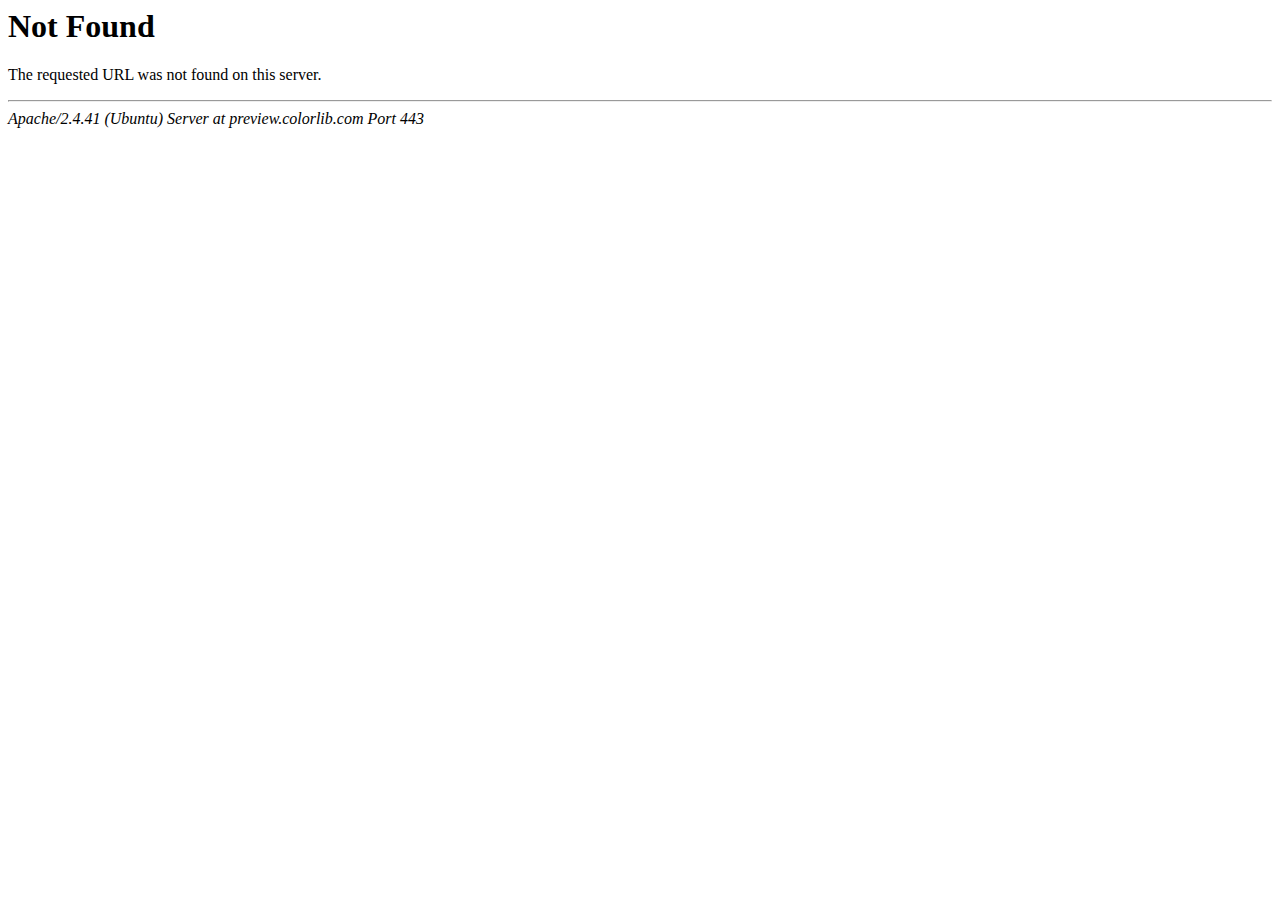
<file: blog-details.html>
<!DOCTYPE HTML PUBLIC "-//IETF//DTD HTML 2.0//EN">
<html><head>
<meta http-equiv="Content-Type" content="text/html; charset=iso-8859-1">

<title>404 Not Found</title>
</head><body>
<h1>Not Found</h1>
<p>The requested URL was not found on this server.</p>
<hr>
<address>Apache/2.4.41 (Ubuntu) Server at preview.colorlib.com Port 443</address>
</body></html>
</file>
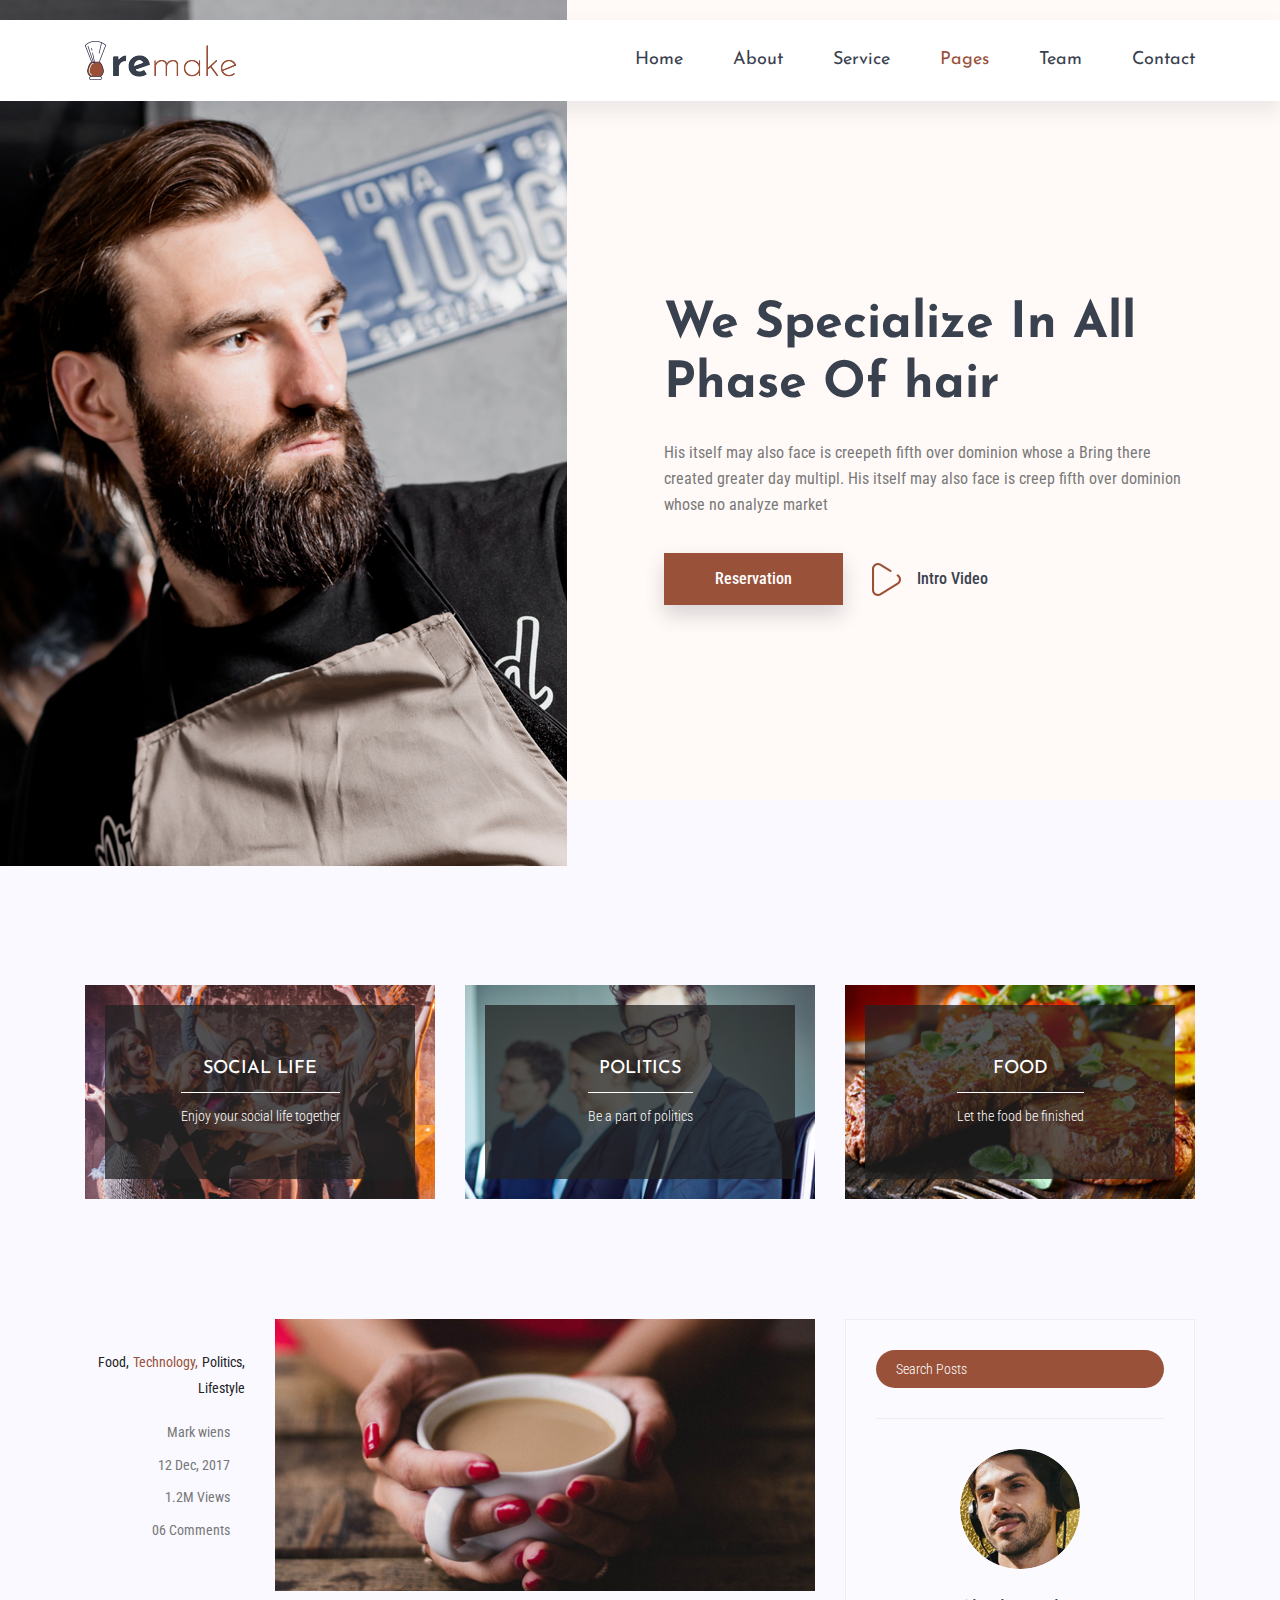
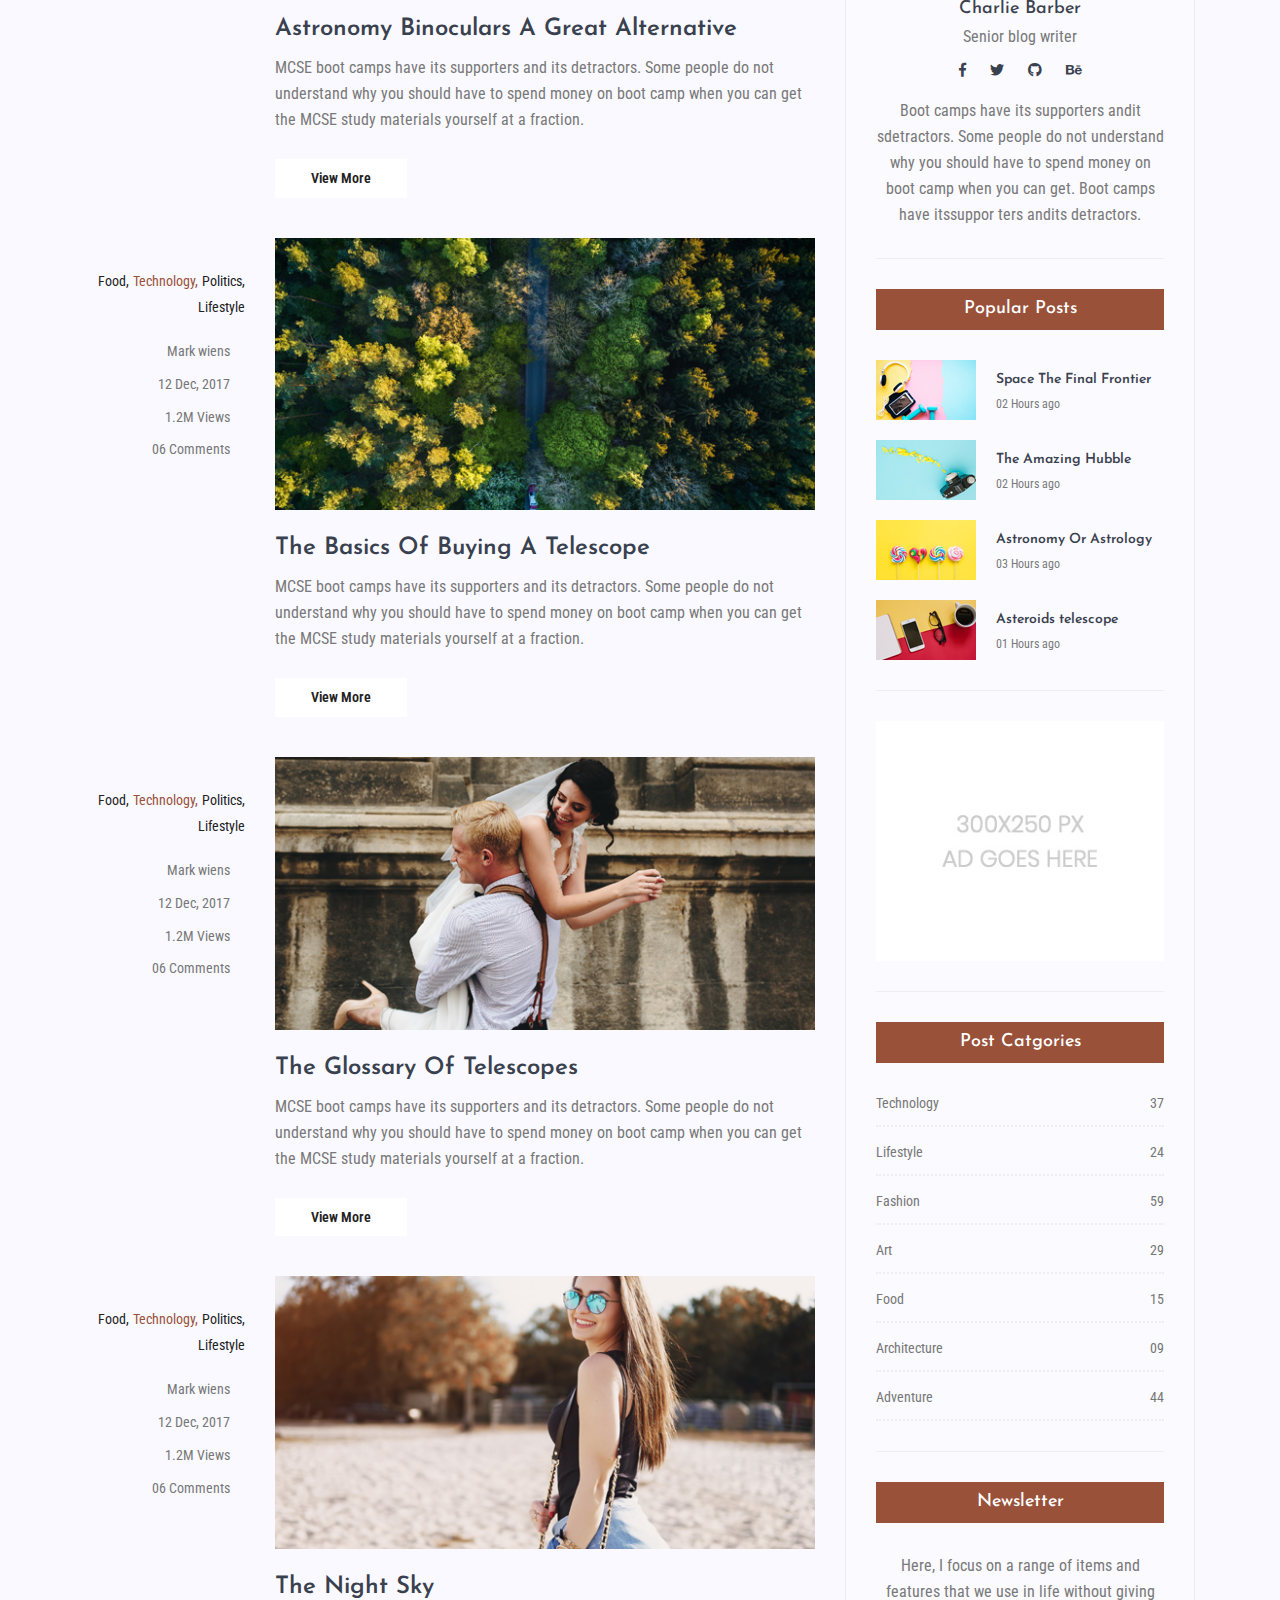
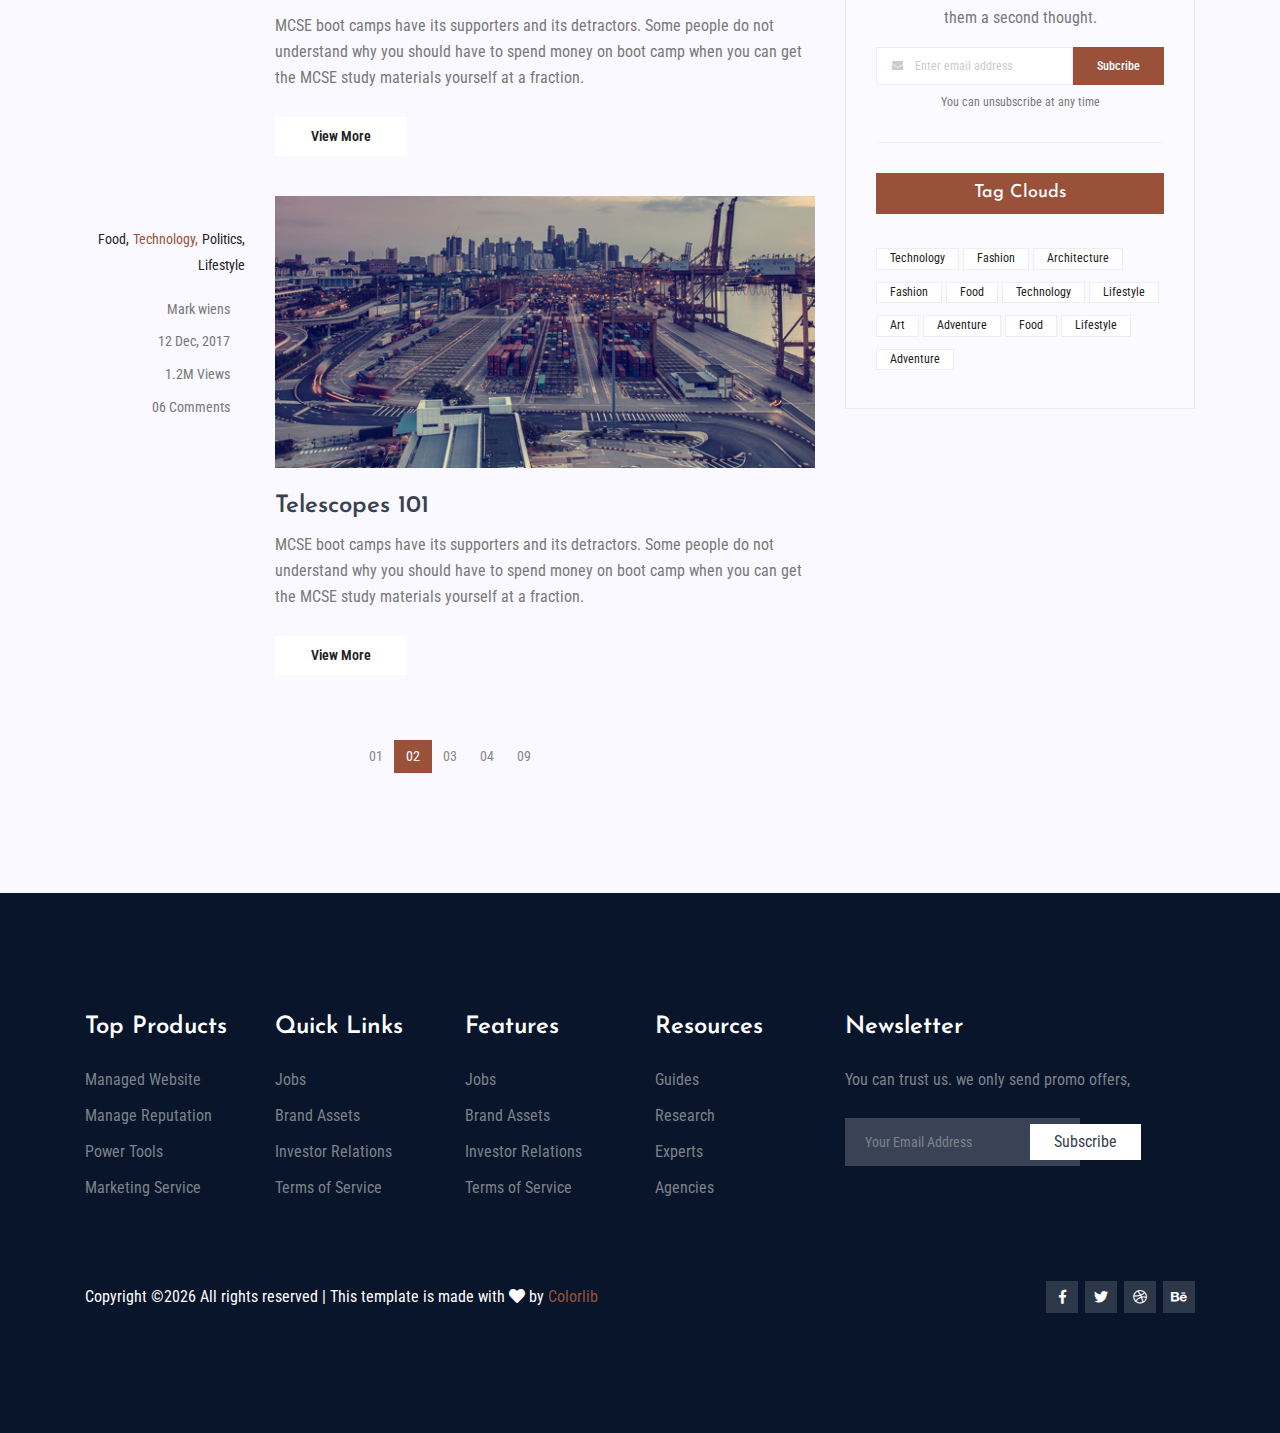
<file: blog.html>
<!DOCTYPE html>
<html lang="en">
<head>
<meta charset="UTF-8">
<meta name="viewport" content="width=device-width, initial-scale=1.0">
<meta http-equiv="X-UA-Compatible" content="ie=edge">
<title>Remake Barber - Blog</title>
<link rel="icon" href="img/Fevicon.png.html" type="image/png">
<link rel="stylesheet" href="vendors/bootstrap/bootstrap.min.css">
<link rel="stylesheet" href="vendors/fontawesome/css/all.min.css">
<link rel="stylesheet" href="vendors/themify-icons/themify-icons.css">
<link rel="stylesheet" href="vendors/flat-icon/flaticon.css">
<link rel="stylesheet" href="vendors/nice-select/nice-select.css">
<link rel="stylesheet" href="vendors/Magnific-Popup/magnific-popup.css">
<link rel="stylesheet" href="vendors/OwlCarousel/owl.theme.default.min.css">
<link rel="stylesheet" href="vendors/OwlCarousel/owl.carousel.min.css">
<link rel="stylesheet" href="css/style.css">
</head>
<body class="blog-bg">

<header class="header_area sticky-header">
<div class="main_menu">
<nav class="navbar navbar-expand-lg navbar-light main_box">
<div class="container">

<a class="navbar-brand logo_h" href="index.html"><img src="img/logo.png" alt=""></a>
<button class="navbar-toggler" type="button" data-toggle="collapse" data-target="#navbarSupportedContent" aria-controls="navbarSupportedContent" aria-expanded="false" aria-label="Toggle navigation">
<span class="icon-bar"></span>
<span class="icon-bar"></span>
<span class="icon-bar"></span>
</button>

<div class="collapse navbar-collapse offset" id="navbarSupportedContent">
<ul class="nav navbar-nav menu_nav ml-auto">
<li class="nav-item"><a class="nav-link" href="index.html">Home</a></li>
<li class="nav-item"><a class="nav-link" href="about-us.html">About</a></li>
<li class="nav-item"><a class="nav-link" href="service.html">Service</a></li>
<li class="nav-item active submenu dropdown">
<a href="#" class="nav-link dropdown-toggle" data-toggle="dropdown" role="button" aria-haspopup="true" aria-expanded="false">Pages</a>
<ul class="dropdown-menu">
<li class="nav-item"><a class="nav-link" href="pricing.html">Pricing</a></li>
<li class="nav-item active"><a class="nav-link" href="blog.html">Blog Page</a></li>
<li class="nav-item"><a class="nav-link" href="single-blog.html">Blog Details</a></li>
</ul>
</li>
<li class="nav-item"><a class="nav-link" href="team.html">Team</a></li>
<li class="nav-item"><a class="nav-link" href="contact.html">Contact</a></li>
</ul>
</div>
</div>
</nav>
</div>
</header>

<section class="hero-banner">
<div class="container">
<div class="row">
<div class="col-md-6">
<div class="hero-banner__img">
<img class="img-fluid" src="img/banner/hero-banner.png" alt="">
</div>
</div>
<div class="col-md-6 pl-xl-4">
<div class="hero-banner__content">
<h1>We Specialize In All Phase Of hair</h1>
<p>His itself may also face is creepeth fifth over dominion whose a Bring there created greater day multipl. His itself may also face is creep fifth over dominion whose no analyze market</p>
<button class="button button-hero">Reservation</button>
<a class="button button--transparent hero-banner__video" href="https://www.youtube.com/watch?v=0O2aH4XLbto">Intro Video</a>
</div>
</div>
</div>
</div>
</section>

<section class="blog_categorie_area">
<div class="container">
<div class="row">
<div class="col-sm-6 col-lg-4 mb-4 mb-lg-0">
<div class="categories_post">
<img class="card-img rounded-0" src="img/blog/cat-post/cat-post-3.jpg" alt="post">
<div class="categories_details">
<div class="categories_text">
<a href="single-blog.html">
<h5>Social Life</h5>
</a>
<div class="border_line"></div>
<p>Enjoy your social life together</p>
</div>
</div>
</div>
</div>
<div class="col-sm-6 col-lg-4 mb-4 mb-lg-0">
<div class="categories_post">
<img class="card-img rounded-0" src="img/blog/cat-post/cat-post-2.jpg" alt="post">
<div class="categories_details">
<div class="categories_text">
<a href="single-blog.html">
<h5>Politics</h5>
</a>
<div class="border_line"></div>
<p>Be a part of politics</p>
</div>
</div>
</div>
</div>
<div class="col-sm-6 col-lg-4 mb-4 mb-lg-0">
<div class="categories_post">
<img class="card-img rounded-0" src="img/blog/cat-post/cat-post-1.jpg" alt="post">
<div class="categories_details">
<div class="categories_text">
<a href="single-blog.html">
<h5>Food</h5>
</a>
<div class="border_line"></div>
<p>Let the food be finished</p>
</div>
</div>
</div>
</div>
</div>
</div>
</section>


<section class="blog_area">
<div class="container">
<div class="row">
<div class="col-lg-8">
<div class="blog_left_sidebar">
<article class="row blog_item">
<div class="col-md-3">
<div class="blog_info text-right">
<div class="post_tag">
<a href="#">Food,</a>
<a class="active" href="#">Technology,</a>
<a href="#">Politics,</a>
<a href="#">Lifestyle</a>
</div>
<ul class="blog_meta list">
<li>
<a href="#">Mark wiens
<i class="lnr lnr-user"></i>
</a>
</li>
<li>
<a href="#">12 Dec, 2017
<i class="lnr lnr-calendar-full"></i>
</a>
</li>
<li>
<a href="#">1.2M Views
<i class="lnr lnr-eye"></i>
</a>
</li>
<li>
<a href="#">06 Comments
<i class="lnr lnr-bubble"></i>
</a>
</li>
</ul>
</div>
</div>
<div class="col-md-9">
<div class="blog_post">
<img src="img/blog/main-blog/m-blog-1.jpg" alt="">
<div class="blog_details">
<a href="single-blog.html">
<h2>Astronomy Binoculars A Great Alternative</h2>
</a>
<p>MCSE boot camps have its supporters and its detractors. Some people do not understand
why you should have to spend money on boot camp when you can get the MCSE study
materials yourself at a fraction.</p>
<a class="button button-blog" href="single-blog.html">View More</a>
</div>
</div>
</div>
</article>
<article class="row blog_item">
<div class="col-md-3">
<div class="blog_info text-right">
<div class="post_tag">
<a href="#">Food,</a>
<a class="active" href="#">Technology,</a>
<a href="#">Politics,</a>
<a href="#">Lifestyle</a>
</div>
<ul class="blog_meta list">
<li>
<a href="#">Mark wiens
<i class="lnr lnr-user"></i>
</a>
</li>
<li>
<a href="#">12 Dec, 2017
<i class="lnr lnr-calendar-full"></i>
</a>
</li>
<li>
<a href="#">1.2M Views
<i class="lnr lnr-eye"></i>
</a>
</li>
<li>
<a href="#">06 Comments
<i class="lnr lnr-bubble"></i>
</a>
</li>
</ul>
</div>
</div>
<div class="col-md-9">
<div class="blog_post">
<img src="img/blog/main-blog/m-blog-2.jpg" alt="">
<div class="blog_details">
<a href="single-blog.html">
<h2>The Basics Of Buying A Telescope</h2>
</a>
<p>MCSE boot camps have its supporters and its detractors. Some people do not understand
why you should have to spend money on boot camp when you can get the MCSE study
materials yourself at a fraction.</p>
<a href="single-blog.html" class="button button-blog">View More</a>
</div>
</div>
</div>
</article>
<article class="row blog_item">
<div class="col-md-3">
<div class="blog_info text-right">
<div class="post_tag">
<a href="#">Food,</a>
<a class="active" href="#">Technology,</a>
<a href="#">Politics,</a>
<a href="#">Lifestyle</a>
</div>
<ul class="blog_meta list">
<li>
<a href="#">Mark wiens
<i class="lnr lnr-user"></i>
</a>
</li>
<li>
<a href="#">12 Dec, 2017
<i class="lnr lnr-calendar-full"></i>
</a>
</li>
<li>
<a href="#">1.2M Views
<i class="lnr lnr-eye"></i>
</a>
</li>
<li>
<a href="#">06 Comments
<i class="lnr lnr-bubble"></i>
</a>
</li>
</ul>
</div>
</div>
<div class="col-md-9">
<div class="blog_post">
<img src="img/blog/main-blog/m-blog-3.jpg" alt="">
<div class="blog_details">
<a href="single-blog.html">
<h2>The Glossary Of Telescopes</h2>
</a>
<p>MCSE boot camps have its supporters and its detractors. Some people do not understand
why you should have to spend money on boot camp when you can get the MCSE study
materials yourself at a fraction.</p>
<a href="single-blog.html" class="button button-blog">View More</a>
</div>
</div>
</div>
</article>
<article class="row blog_item">
<div class="col-md-3">
<div class="blog_info text-right">
<div class="post_tag">
<a href="#">Food,</a>
<a class="active" href="#">Technology,</a>
<a href="#">Politics,</a>
<a href="#">Lifestyle</a>
</div>
<ul class="blog_meta list">
<li>
<a href="#">Mark wiens
<i class="lnr lnr-user"></i>
</a>
</li>
<li>
<a href="#">12 Dec, 2017
<i class="lnr lnr-calendar-full"></i>
</a>
</li>
<li>
<a href="#">1.2M Views
<i class="lnr lnr-eye"></i>
 </a>
</li>
<li>
<a href="#">06 Comments
<i class="lnr lnr-bubble"></i>
</a>
</li>
</ul>
</div>
</div>
<div class="col-md-9">
<div class="blog_post">
<img src="img/blog/main-blog/m-blog-4.jpg" alt="">
<div class="blog_details">
<a href="single-blog.html">
<h2>The Night Sky</h2>
</a>
<p>MCSE boot camps have its supporters and its detractors. Some people do not understand
why you should have to spend money on boot camp when you can get the MCSE study
materials yourself at a fraction.</p>
<a href="single-blog.html" class="button button-blog">View More</a>
</div>
</div>
</div>
</article>
<article class="row blog_item">
<div class="col-md-3">
<div class="blog_info text-right">
<div class="post_tag">
<a href="#">Food,</a>
<a class="active" href="#">Technology,</a>
<a href="#">Politics,</a>
<a href="#">Lifestyle</a>
</div>
<ul class="blog_meta list">
<li>
<a href="#">Mark wiens
<i class="lnr lnr-user"></i>
</a>
</li>
<li>
<a href="#">12 Dec, 2017
<i class="lnr lnr-calendar-full"></i>
</a>
</li>
<li>
<a href="#">1.2M Views
<i class="lnr lnr-eye"></i>
</a>
</li>
<li>
<a href="#">06 Comments
<i class="lnr lnr-bubble"></i>
</a>
</li>
</ul>
</div>
</div>
<div class="col-md-9">
<div class="blog_post">
<img src="img/blog/main-blog/m-blog-5.jpg" alt="">
<div class="blog_details">
<a href="single-blog.html">
<h2>Telescopes 101</h2>
</a>
<p>MCSE boot camps have its supporters and its detractors. Some people do not understand
why you should have to spend money on boot camp when you can get the MCSE study
materials yourself at a fraction.</p>
<a href="single-blog.html" class="button button-blog">View More</a>
</div>
</div>
</div>
</article>
<nav class="blog-pagination justify-content-center d-flex">
<ul class="pagination">
<li class="page-item">
<a href="#" class="page-link" aria-label="Previous">
<span aria-hidden="true">
<span class="lnr lnr-chevron-left"></span>
</span>
</a>
</li>
<li class="page-item">
<a href="#" class="page-link">01</a>
</li>
<li class="page-item active">
<a href="#" class="page-link">02</a>
</li>
<li class="page-item">
<a href="#" class="page-link">03</a>
</li>
<li class="page-item">
<a href="#" class="page-link">04</a>
</li>
<li class="page-item">
<a href="#" class="page-link">09</a>
</li>
<li class="page-item">
<a href="#" class="page-link" aria-label="Next">
<span aria-hidden="true">
<span class="lnr lnr-chevron-right"></span>
</span>
</a>
</li>
</ul>
</nav>
</div>
</div>
<div class="col-lg-4">
<div class="blog_right_sidebar">
<aside class="single_sidebar_widget search_widget">
<div class="input-group">
<input type="text" class="form-control" placeholder="Search Posts">
<span class="input-group-btn">
<button class="btn btn-default" type="button">
<i class="lnr lnr-magnifier"></i>
</button>
</span>
</div>

<div class="br"></div>
</aside>
<aside class="single_sidebar_widget author_widget">
<img class="author_img rounded-circle" src="img/blog/author.png" alt="">
<h4>Charlie Barber</h4>
<p>Senior blog writer</p>
<div class="social_icon">
<a href="#">
<i class="fab fa-facebook-f"></i>
</a>
<a href="#">
<i class="fab fa-twitter"></i>
</a>
<a href="#">
<i class="fab fa-github"></i>
</a>
<a href="#">
<i class="fab fa-behance"></i>
</a>
</div>
<p>Boot camps have its supporters andit sdetractors. Some people do not understand why you should
have to spend money on boot camp when you can get. Boot camps have itssuppor ters andits
detractors.
</p>
<div class="br"></div>
</aside>
<aside class="single_sidebar_widget popular_post_widget">
<h3 class="widget_title">Popular Posts</h3>
<div class="media post_item">
<img src="img/blog/popular-post/post1.jpg" alt="post">
<div class="media-body">
<a href="single-blog.html">
<h3>Space The Final Frontier</h3>
</a>
<p>02 Hours ago</p>
</div>
</div>
<div class="media post_item">
<img src="img/blog/popular-post/post2.jpg" alt="post">
<div class="media-body">
<a href="single-blog.html">
<h3>The Amazing Hubble</h3>
</a>
<p>02 Hours ago</p>
</div>
</div>
<div class="media post_item">
<img src="img/blog/popular-post/post3.jpg" alt="post">
<div class="media-body">
<a href="single-blog.html">
<h3>Astronomy Or Astrology</h3>
</a>
<p>03 Hours ago</p>
</div>
</div>
<div class="media post_item">
<img src="img/blog/popular-post/post4.jpg" alt="post">
<div class="media-body">
<a href="single-blog.html">
<h3>Asteroids telescope</h3>
</a>
<p>01 Hours ago</p>
</div>
</div>
<div class="br"></div>
</aside>
<aside class="single_sidebar_widget ads_widget">
<a href="#">
<img class="img-fluid" src="img/blog/add.jpg" alt="">
</a>
<div class="br"></div>
</aside>
<aside class="single_sidebar_widget post_category_widget">
<h4 class="widget_title">Post Catgories</h4>
<ul class="list cat-list">
<li>
<a href="#" class="d-flex justify-content-between">
<p>Technology</p>
<p>37</p>
</a>
</li>
<li>
<a href="#" class="d-flex justify-content-between">
<p>Lifestyle</p>
<p>24</p>
</a>
</li>
<li>
<a href="#" class="d-flex justify-content-between">
<p>Fashion</p>
<p>59</p>
</a>
</li>
<li>
<a href="#" class="d-flex justify-content-between">
<p>Art</p>
<p>29</p>
</a>
</li>
<li>
<a href="#" class="d-flex justify-content-between">
<p>Food</p>
<p>15</p>
</a>
</li>
<li>
<a href="#" class="d-flex justify-content-between">
<p>Architecture</p>
<p>09</p>
</a>
</li>
<li>
<a href="#" class="d-flex justify-content-between">
<p>Adventure</p>
<p>44</p>
</a>
</li>
</ul>
<div class="br"></div>
</aside>
<aside class="single-sidebar-widget newsletter_widget">
<h4 class="widget_title">Newsletter</h4>
<p>
Here, I focus on a range of items and features that we use in life without giving them a second thought.
</p>
<div class="form-group d-flex flex-row">
<div class="input-group">
<div class="input-group-prepend">
<div class="input-group-text">
<i class="fa fa-envelope" aria-hidden="true"></i>
</div>
</div>
<input type="text" class="form-control" id="inlineFormInputGroup" placeholder="Enter email address" onfocus="this.placeholder = ''" onblur="this.placeholder = 'Enter email'">
</div>
<a href="#" class="bbtns">Subcribe</a>
</div>
<p class="text-bottom">You can unsubscribe at any time</p>
<div class="br"></div>
</aside>
<aside class="single-sidebar-widget tag_cloud_widget">
<h4 class="widget_title">Tag Clouds</h4>
<ul class="list">
<li>
<a href="#">Technology</a>
</li>
<li>
<a href="#">Fashion</a>
</li>
<li>
<a href="#">Architecture</a>
</li>
<li>
<a href="#">Fashion</a>
</li>
<li>
<a href="#">Food</a>
</li>
<li>
<a href="#">Technology</a>
</li>
<li>
<a href="#">Lifestyle</a>
</li>
<li>
<a href="#">Art</a>
</li>
<li>
<a href="#">Adventure</a>
</li>
<li>
<a href="#">Food</a>
</li>
<li>
<a href="#">Lifestyle</a>
</li>
 <li>
<a href="#">Adventure</a>
</li>
</ul>
</aside>
</div>
</div>
</div>
</div>
</section>


<footer class="footer-area section-gap">
<div class="container">
<div class="row">
<div class="col-xl-2 col-sm-6 mb-4 mb-xl-0 single-footer-widget">
<h4>Top Products</h4>
<ul>
<li><a href="#">Managed Website</a></li>
<li><a href="#">Manage Reputation</a></li>
<li><a href="#">Power Tools</a></li>
<li><a href="#">Marketing Service</a></li>
</ul>
</div>
<div class="col-xl-2 col-sm-6 mb-4 mb-xl-0 single-footer-widget">
<h4>Quick Links</h4>
<ul>
<li><a href="#">Jobs</a></li>
<li><a href="#">Brand Assets</a></li>
<li><a href="#">Investor Relations</a></li>
<li><a href="#">Terms of Service</a></li>
</ul>
</div>
<div class="col-xl-2 col-sm-6 mb-4 mb-xl-0 single-footer-widget">
<h4>Features</h4>
<ul>
<li><a href="#">Jobs</a></li>
<li><a href="#">Brand Assets</a></li>
<li><a href="#">Investor Relations</a></li>
<li><a href="#">Terms of Service</a></li>
</ul>
</div>
<div class="col-xl-2 col-sm-6 mb-4 mb-xl-0 single-footer-widget">
<h4>Resources</h4>
<ul>
<li><a href="#">Guides</a></li>
<li><a href="#">Research</a></li>
<li><a href="#">Experts</a></li>
<li><a href="#">Agencies</a></li>
</ul>
</div>
<div class="col-xl-4 col-md-8 mb-4 mb-xl-0 single-footer-widget">
<h4>Newsletter</h4>
<p>You can trust us. we only send promo offers,</p>
<div class="form-wrap" id="mc_embed_signup">
<form target="_blank" action="https://spondonit.us12.list-manage.com/subscribe/post?u=1462626880ade1ac87bd9c93a&amp;id=92a4423d01" method="get" class="form-inline">
<input class="form-control" name="EMAIL" placeholder="Your Email Address" onfocus="this.placeholder = ''" onblur="this.placeholder = 'Your Email Address '" type="email">
<button class="click-btn btn btn-default">subscribe</button>
<div style="position: absolute; left: -5000px;">
<input name="b_36c4fd991d266f23781ded980_aefe40901a" tabindex="-1" value="" type="text">
</div>
<div class="info"></div>
</form>
</div>
</div>
</div>
<div class="footer-bottom row align-items-center text-center text-lg-left">
<p class="footer-text m-0 col-lg-8 col-md-12">
Copyright &copy;<script>document.write(new Date().getFullYear());</script> All rights reserved | This template is made with <i class="fa fa-heart" aria-hidden="true"></i> by <a href="https://colorlib.com" target="_blank">Colorlib</a>
</p>
<div class="col-lg-4 col-md-12 text-center text-lg-right footer-social">
<a href="#"><i class="fab fa-facebook-f"></i></a>
<a href="#"><i class="fab fa-twitter"></i></a>
<a href="#"><i class="fab fa-dribbble"></i></a>
<a href="#"><i class="fab fa-behance"></i></a>
</div>
</div>
</div>
</footer>

<script src="vendors/jquery/jquery-3.2.1.min.js"></script>
<script src="vendors/bootstrap/bootstrap.bundle.min.js"></script>
<script src="vendors/OwlCarousel/owl.carousel.min.js"></script>
<script src="vendors/sticky/jquery.sticky.js"></script>
<script src="js/jquery.ajaxchimp.min.js"></script>
<script src="js/mail-script.js"></script>
<script src="vendors/Magnific-Popup/jquery.magnific-popup.min.js"></script>
<script src="js/main.js"></script>

<script async src="https://www.googletagmanager.com/gtag/js?id=UA-23581568-13"></script>
<script>
  window.dataLayer = window.dataLayer || [];
  function gtag(){dataLayer.push(arguments);}
  gtag('js', new Date());

  gtag('config', 'UA-23581568-13');
</script>
</body>
</html>
</file>
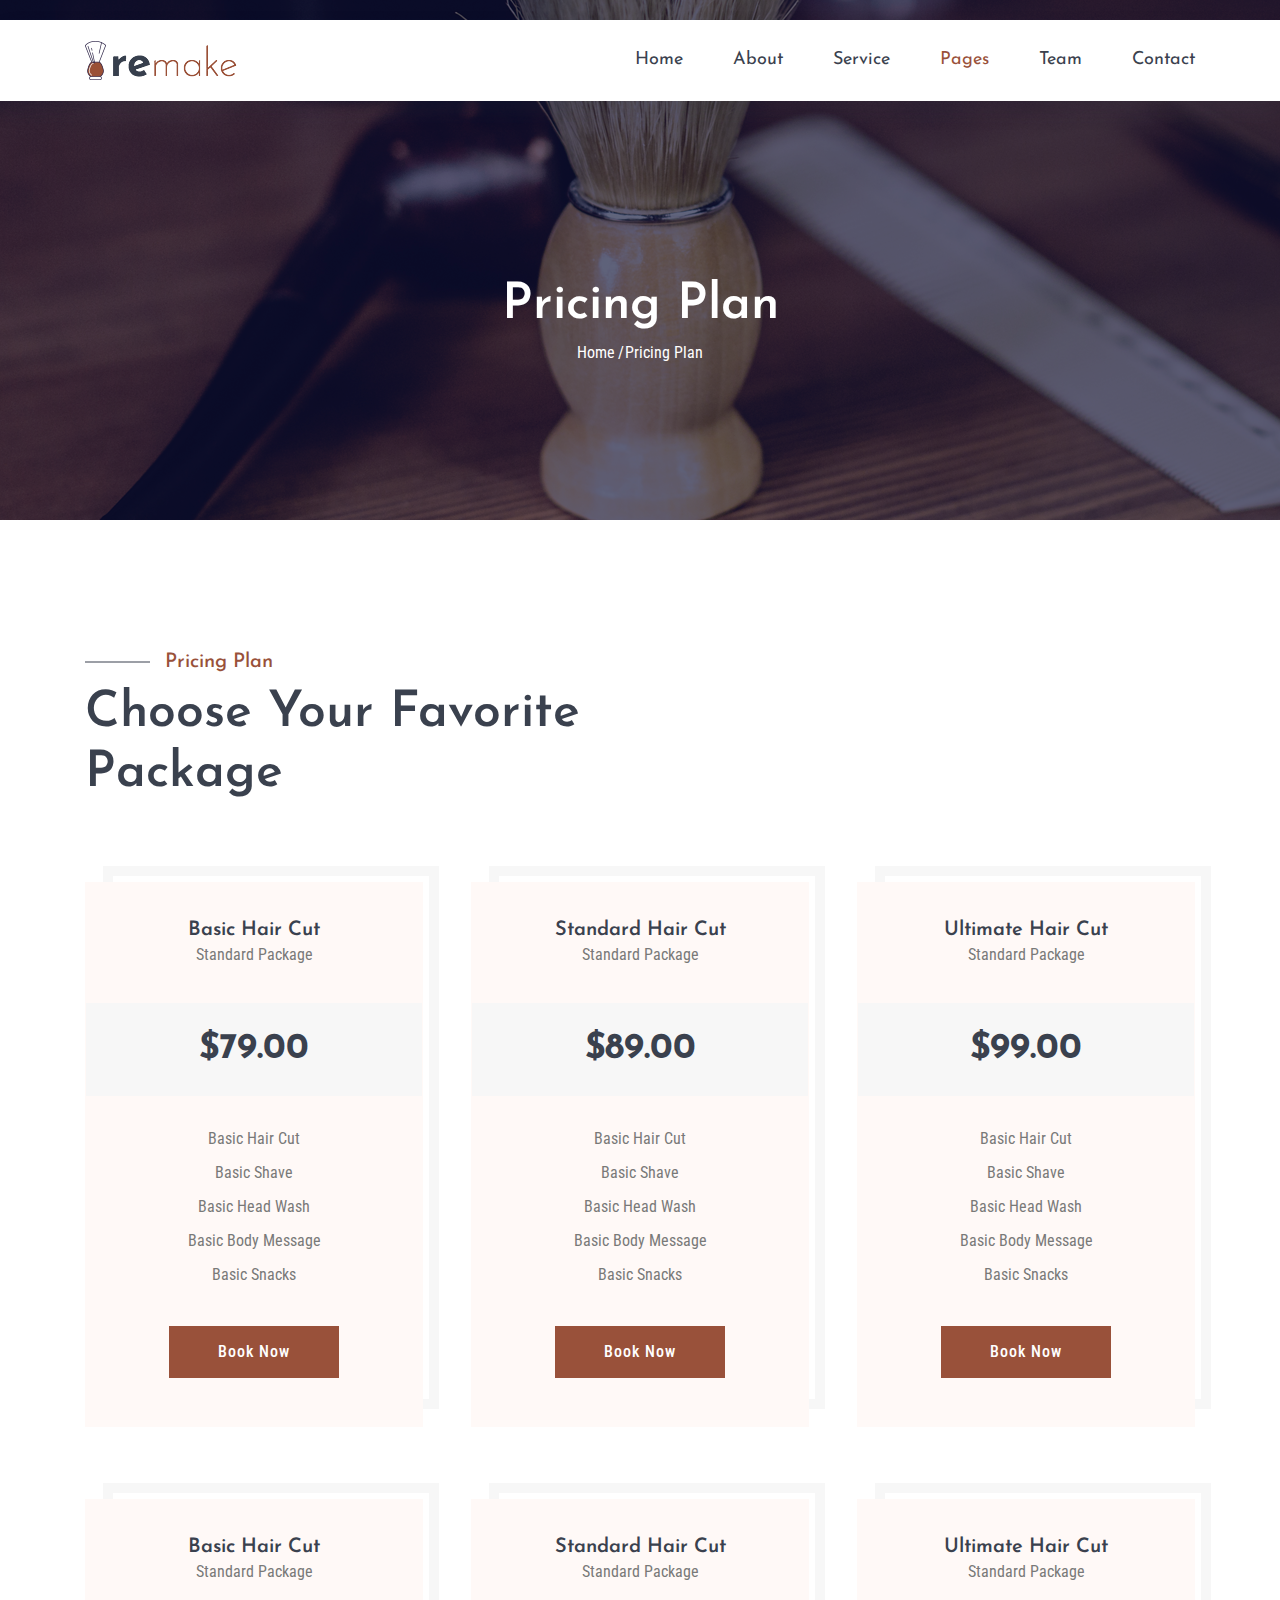
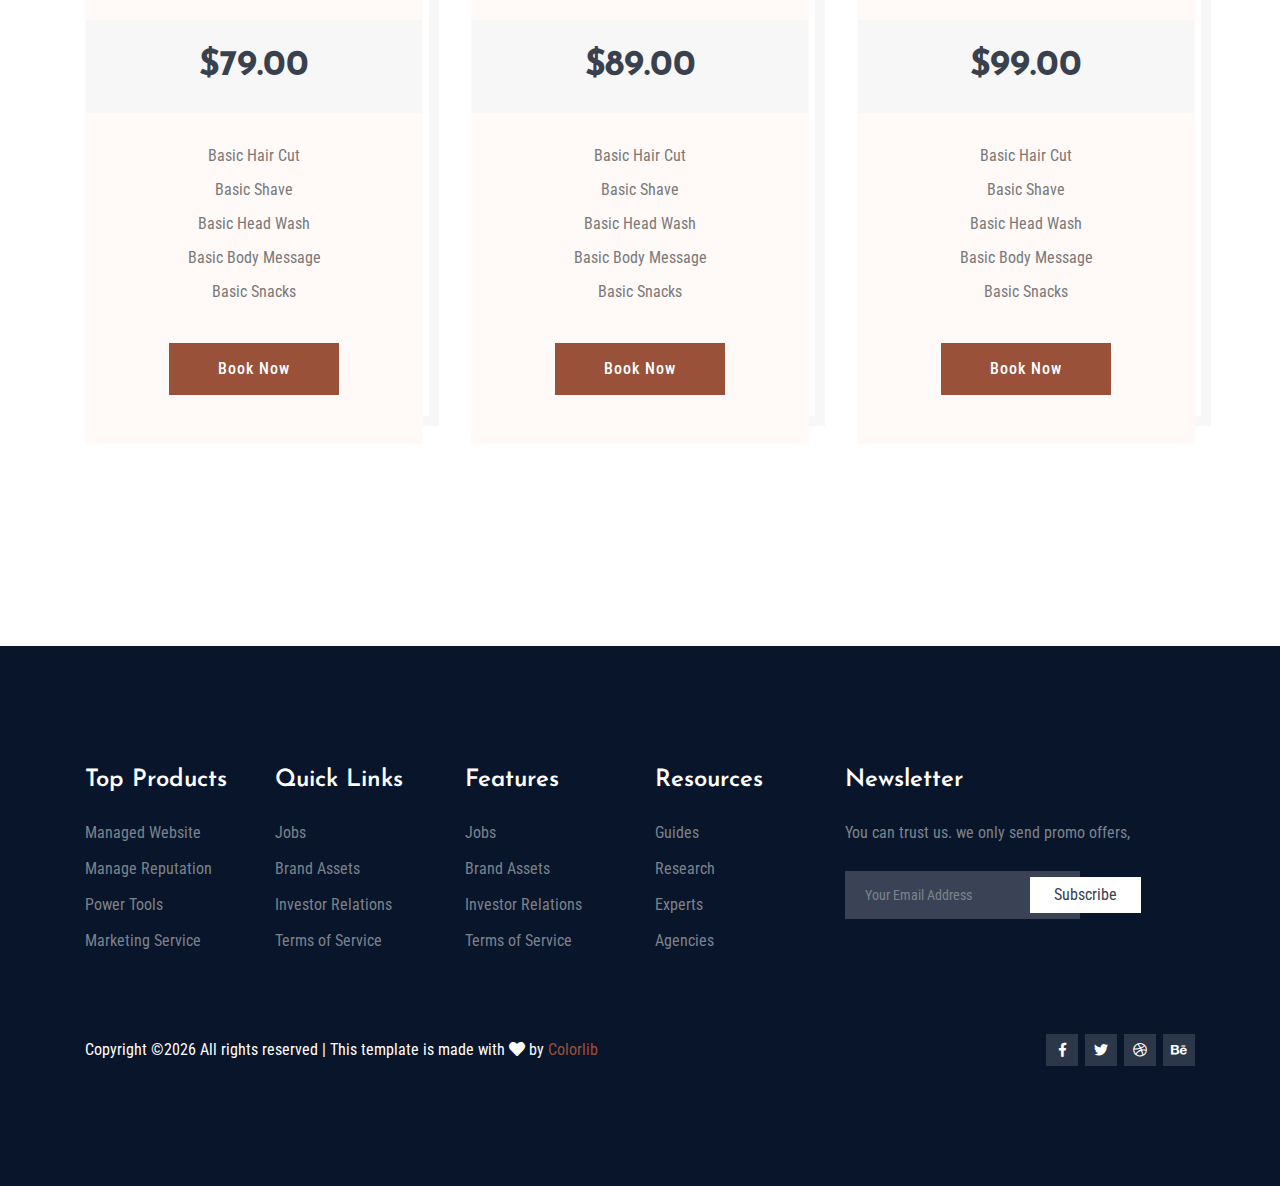
<file: pricing.html>
<!DOCTYPE html>
<html lang="en">
<head>
<meta charset="UTF-8">
<meta name="viewport" content="width=device-width, initial-scale=1.0">
<meta http-equiv="X-UA-Compatible" content="ie=edge">
<title>Remake Barber - Pricing</title>
<link rel="icon" href="img/Fevicon.png.html" type="image/png">
<link rel="stylesheet" href="vendors/bootstrap/bootstrap.min.css">
<link rel="stylesheet" href="vendors/fontawesome/css/all.min.css">
<link rel="stylesheet" href="vendors/themify-icons/themify-icons.css">
<link rel="stylesheet" href="vendors/flat-icon/flaticon.css">
<link rel="stylesheet" href="vendors/nice-select/nice-select.css">
<link rel="stylesheet" href="vendors/Magnific-Popup/magnific-popup.css">
<link rel="stylesheet" href="vendors/OwlCarousel/owl.theme.default.min.css">
<link rel="stylesheet" href="vendors/OwlCarousel/owl.carousel.min.css">
<link rel="stylesheet" href="css/style.css">
</head>
<body>

<header class="header_area sticky-header">
<div class="main_menu">
<nav class="navbar navbar-expand-lg navbar-light main_box">
<div class="container">

<a class="navbar-brand logo_h" href="index.html"><img src="img/logo.png" alt=""></a>
<button class="navbar-toggler" type="button" data-toggle="collapse" data-target="#navbarSupportedContent" aria-controls="navbarSupportedContent" aria-expanded="false" aria-label="Toggle navigation">
<span class="icon-bar"></span>
<span class="icon-bar"></span>
<span class="icon-bar"></span>
</button>

<div class="collapse navbar-collapse offset" id="navbarSupportedContent">
<ul class="nav navbar-nav menu_nav ml-auto">
<li class="nav-item"><a class="nav-link" href="index.html">Home</a></li>
<li class="nav-item"><a class="nav-link" href="about-us.html">About</a></li>
<li class="nav-item"><a class="nav-link" href="service.html">Service</a></li>
<li class="nav-item active submenu dropdown">
<a href="#" class="nav-link dropdown-toggle" data-toggle="dropdown" role="button" aria-haspopup="true" aria-expanded="false">Pages</a>
<ul class="dropdown-menu">
<li class="nav-item active"><a class="nav-link" href="pricing.html">Pricing</a></li>
<li class="nav-item"><a class="nav-link" href="blog.html">Blog Page</a></li>
<li class="nav-item"><a class="nav-link" href="single-blog.html">Blog Details</a></li>
</ul>
</li>
<li class="nav-item"><a class="nav-link" href="team.html">Team</a></li>
<li class="nav-item"><a class="nav-link" href="contact.html">Contact</a></li>
</ul>
</div>
</div>
</nav>
</div>
</header>


<section class="banner-area pricing" id="pricing">
<div class="container h-100">
<div class="banner-area__content text-center">
<h1>Pricing Plan</h1>
<nav aria-label="breadcrumb" class="banner-breadcrumb">
<ol class="breadcrumb">
<li class="breadcrumb-item"><a href="#">Home</a></li>
<li class="breadcrumb-item active" aria-current="page">Pricing Plan</li>
</ol>
</nav>
</div>
</div>
</section>


<section class="section-margin--large">
<div class="container">
<div class="section-intro pb-70px">
<h4 class="section-intro__title">Pricing Plan</h4>
<h2 class="section-intro__subtitle">Choose Your Favorite <span class="d-block">Package</span></h2>
</div>
<div class="row gutters-48">
<div class="col-lg-4 col-md-6 mb-5 pb-xl-4">
<div class="card text-center card-pricing border-style">
<div class="card-pricing__header">
<h3>Basic Hair Cut</h3>
<p>Standard Package</p>
</div>
<div class="card-pricing__price">
<h2>$79.00</h2>
</div>
<ul class="card-pricing__list">
<li>Basic Hair Cut</li>
<li>Basic Shave</li>
<li>Basic Head Wash</li>
<li>Basic Body Message</li>
<li>Basic Snacks</li>
</ul>
<div class="mb-5">
<a class="button button-pricing" href="#">Book Now</a>
</div>
</div>
</div>
<div class="col-lg-4 col-md-6 mb-5 pb-xl-4">
<div class="card text-center card-pricing border-style">
<div class="card-pricing__header">
<h3>Standard Hair Cut</h3>
<p>Standard Package</p>
</div>
<div class="card-pricing__price">
<h2>$89.00</h2>
</div>
<ul class="card-pricing__list">
<li>Basic Hair Cut</li>
<li>Basic Shave</li>
<li>Basic Head Wash</li>
<li>Basic Body Message</li>
<li>Basic Snacks</li>
</ul>
<div class="mb-5">
<a class="button button-pricing" href="#">Book Now</a>
</div>
</div>
</div>
<div class="col-lg-4 col-md-6 mb-5 pb-xl-4">
<div class="card text-center card-pricing border-style">
<div class="card-pricing__header">
<h3>Ultimate Hair Cut</h3>
<p>Standard Package</p>
</div>
<div class="card-pricing__price">
<h2>$99.00</h2>
</div>
<ul class="card-pricing__list">
<li>Basic Hair Cut</li>
<li>Basic Shave</li>
<li>Basic Head Wash</li>
<li>Basic Body Message</li>
<li>Basic Snacks</li>
</ul>
<div class="mb-5">
<a class="button button-pricing" href="#">Book Now</a>
</div>
</div>
</div>
<div class="col-lg-4 col-md-6 mb-5 pb-xl-4">
<div class="card text-center card-pricing border-style">
<div class="card-pricing__header">
<h3>Basic Hair Cut</h3>
<p>Standard Package</p>
</div>
<div class="card-pricing__price">
<h2>$79.00</h2>
</div>
<ul class="card-pricing__list">
<li>Basic Hair Cut</li>
<li>Basic Shave</li>
<li>Basic Head Wash</li>
<li>Basic Body Message</li>
<li>Basic Snacks</li>
</ul>
<div class="mb-5">
<a class="button button-pricing" href="#">Book Now</a>
</div>
</div>
</div>
<div class="col-lg-4 col-md-6 mb-5 pb-xl-4">
<div class="card text-center card-pricing border-style">
<div class="card-pricing__header">
<h3>Standard Hair Cut</h3>
<p>Standard Package</p>
</div>
<div class="card-pricing__price">
<h2>$89.00</h2>
</div>
<ul class="card-pricing__list">
<li>Basic Hair Cut</li>
<li>Basic Shave</li>
<li>Basic Head Wash</li>
<li>Basic Body Message</li>
<li>Basic Snacks</li>
</ul>
<div class="mb-5">
<a class="button button-pricing" href="#">Book Now</a>
</div>
</div>
</div>
<div class="col-lg-4 col-md-6 mb-5 pb-xl-4">
<div class="card text-center card-pricing border-style">
<div class="card-pricing__header">
<h3>Ultimate Hair Cut</h3>
<p>Standard Package</p>
</div>
<div class="card-pricing__price">
<h2>$99.00</h2>
</div>
<ul class="card-pricing__list">
<li>Basic Hair Cut</li>
<li>Basic Shave</li>
<li>Basic Head Wash</li>
<li>Basic Body Message</li>
<li>Basic Snacks</li>
</ul>
<div class="mb-5">
<a class="button button-pricing" href="#">Book Now</a>
</div>
</div>
</div>
</div>
</div>
</section>


<footer class="footer-area section-gap">
<div class="container">
<div class="row">
<div class="col-xl-2 col-sm-6 mb-4 mb-xl-0 single-footer-widget">
<h4>Top Products</h4>
<ul>
<li><a href="#">Managed Website</a></li>
<li><a href="#">Manage Reputation</a></li>
<li><a href="#">Power Tools</a></li>
<li><a href="#">Marketing Service</a></li>
</ul>
</div>
<div class="col-xl-2 col-sm-6 mb-4 mb-xl-0 single-footer-widget">
<h4>Quick Links</h4>
<ul>
<li><a href="#">Jobs</a></li>
<li><a href="#">Brand Assets</a></li>
<li><a href="#">Investor Relations</a></li>
<li><a href="#">Terms of Service</a></li>
</ul>
</div>
<div class="col-xl-2 col-sm-6 mb-4 mb-xl-0 single-footer-widget">
<h4>Features</h4>
<ul>
<li><a href="#">Jobs</a></li>
<li><a href="#">Brand Assets</a></li>
<li><a href="#">Investor Relations</a></li>
<li><a href="#">Terms of Service</a></li>
</ul>
</div>
<div class="col-xl-2 col-sm-6 mb-4 mb-xl-0 single-footer-widget">
<h4>Resources</h4>
<ul>
<li><a href="#">Guides</a></li>
<li><a href="#">Research</a></li>
<li><a href="#">Experts</a></li>
<li><a href="#">Agencies</a></li>
</ul>
</div>
<div class="col-xl-4 col-md-8 mb-4 mb-xl-0 single-footer-widget">
<h4>Newsletter</h4>
<p>You can trust us. we only send promo offers,</p>
<div class="form-wrap" id="mc_embed_signup">
<form target="_blank" action="https://spondonit.us12.list-manage.com/subscribe/post?u=1462626880ade1ac87bd9c93a&amp;id=92a4423d01" method="get" class="form-inline">
<input class="form-control" name="EMAIL" placeholder="Your Email Address" onfocus="this.placeholder = ''" onblur="this.placeholder = 'Your Email Address '" type="email">
<button class="click-btn btn btn-default">subscribe</button>
<div style="position: absolute; left: -5000px;">
<input name="b_36c4fd991d266f23781ded980_aefe40901a" tabindex="-1" value="" type="text">
</div>
<div class="info"></div>
</form>
</div>
</div>
</div>
<div class="footer-bottom row align-items-center text-center text-lg-left">
<p class="footer-text m-0 col-lg-8 col-md-12">
Copyright &copy;<script>document.write(new Date().getFullYear());</script> All rights reserved | This template is made with <i class="fa fa-heart" aria-hidden="true"></i> by <a href="https://colorlib.com" target="_blank">Colorlib</a>
</p>
<div class="col-lg-4 col-md-12 text-center text-lg-right footer-social">
<a href="#"><i class="fab fa-facebook-f"></i></a>
<a href="#"><i class="fab fa-twitter"></i></a>
<a href="#"><i class="fab fa-dribbble"></i></a>
<a href="#"><i class="fab fa-behance"></i></a>
</div>
</div>
</div>
</footer>

<script src="vendors/jquery/jquery-3.2.1.min.js"></script>
<script src="vendors/bootstrap/bootstrap.bundle.min.js"></script>
<script src="vendors/OwlCarousel/owl.carousel.min.js"></script>
<script src="vendors/sticky/jquery.sticky.js"></script>
<script src="js/jquery.ajaxchimp.min.js"></script>
<script src="js/mail-script.js"></script>
<script src="vendors/Magnific-Popup/jquery.magnific-popup.min.js"></script>
<script src="js/main.js"></script>

<script async src="https://www.googletagmanager.com/gtag/js?id=UA-23581568-13"></script>
<script>
  window.dataLayer = window.dataLayer || [];
  function gtag(){dataLayer.push(arguments);}
  gtag('js', new Date());

  gtag('config', 'UA-23581568-13');
</script>
</body>
</html>
</file>
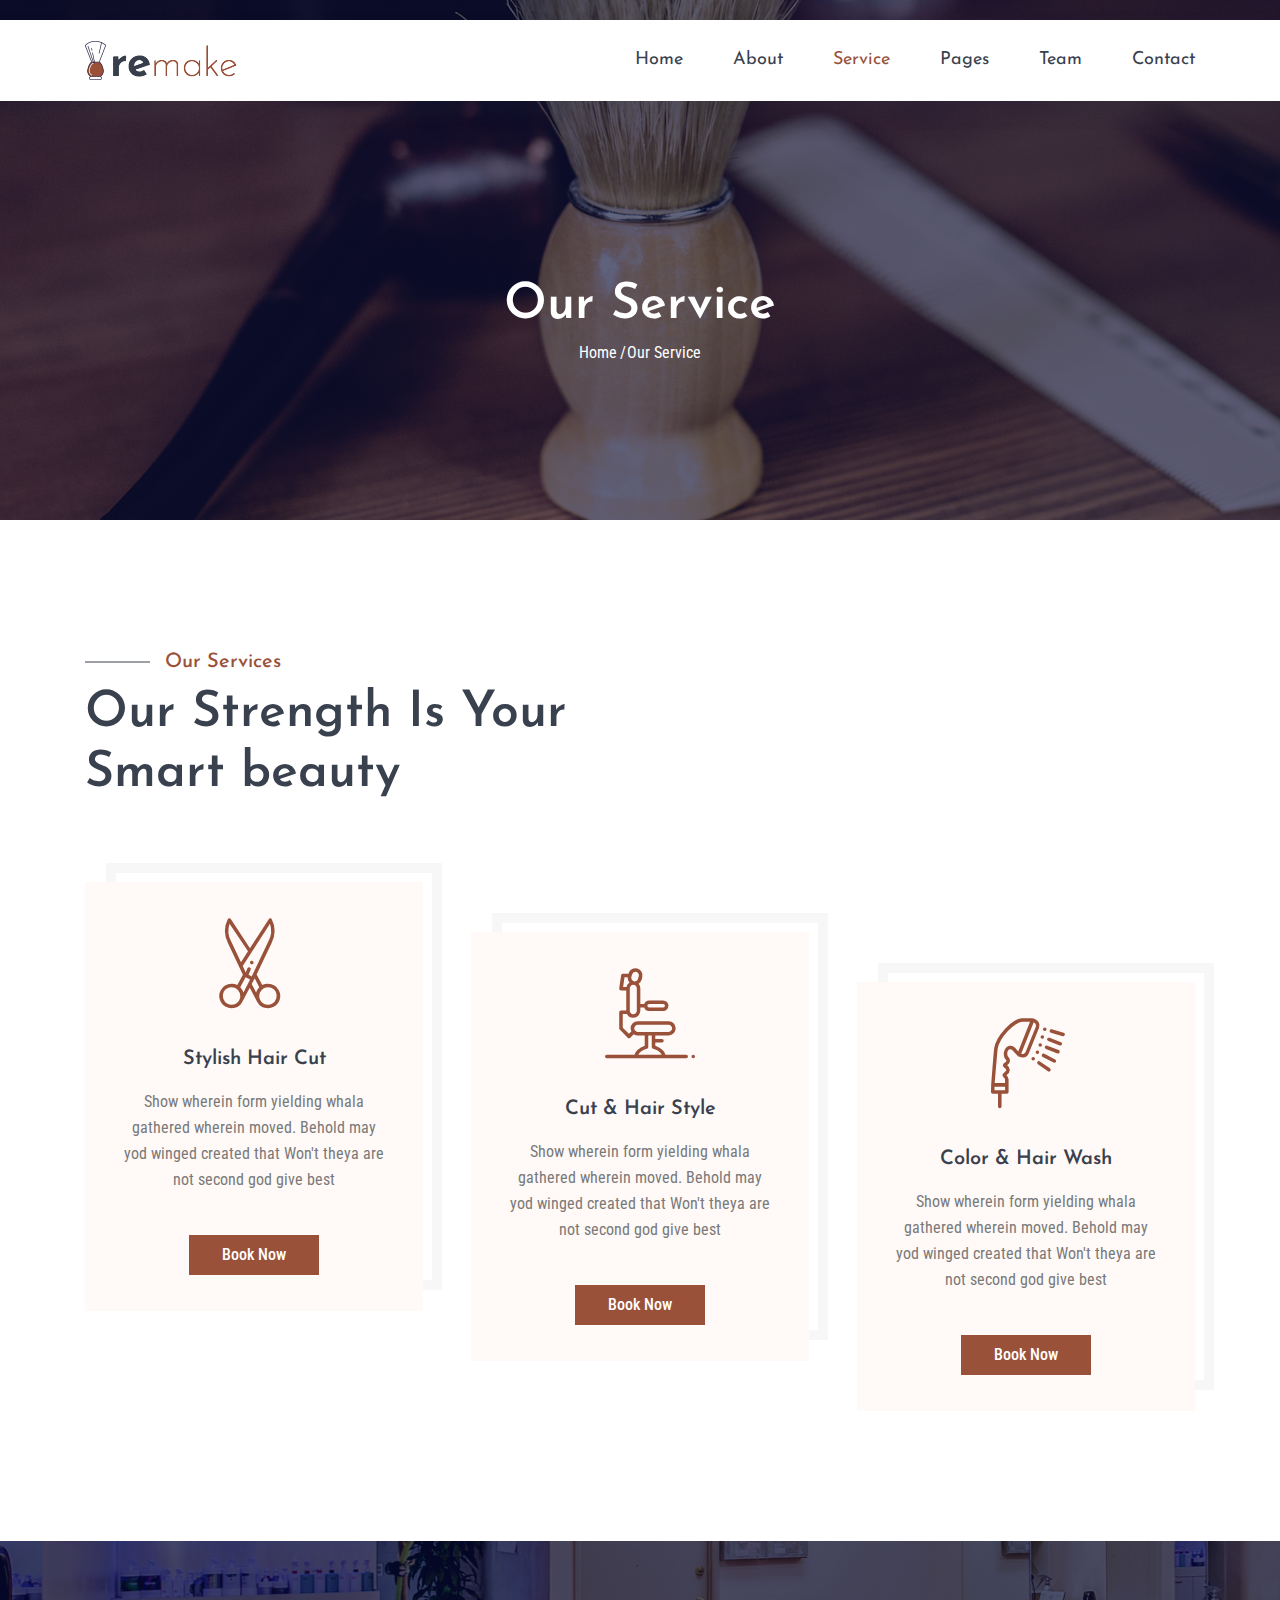
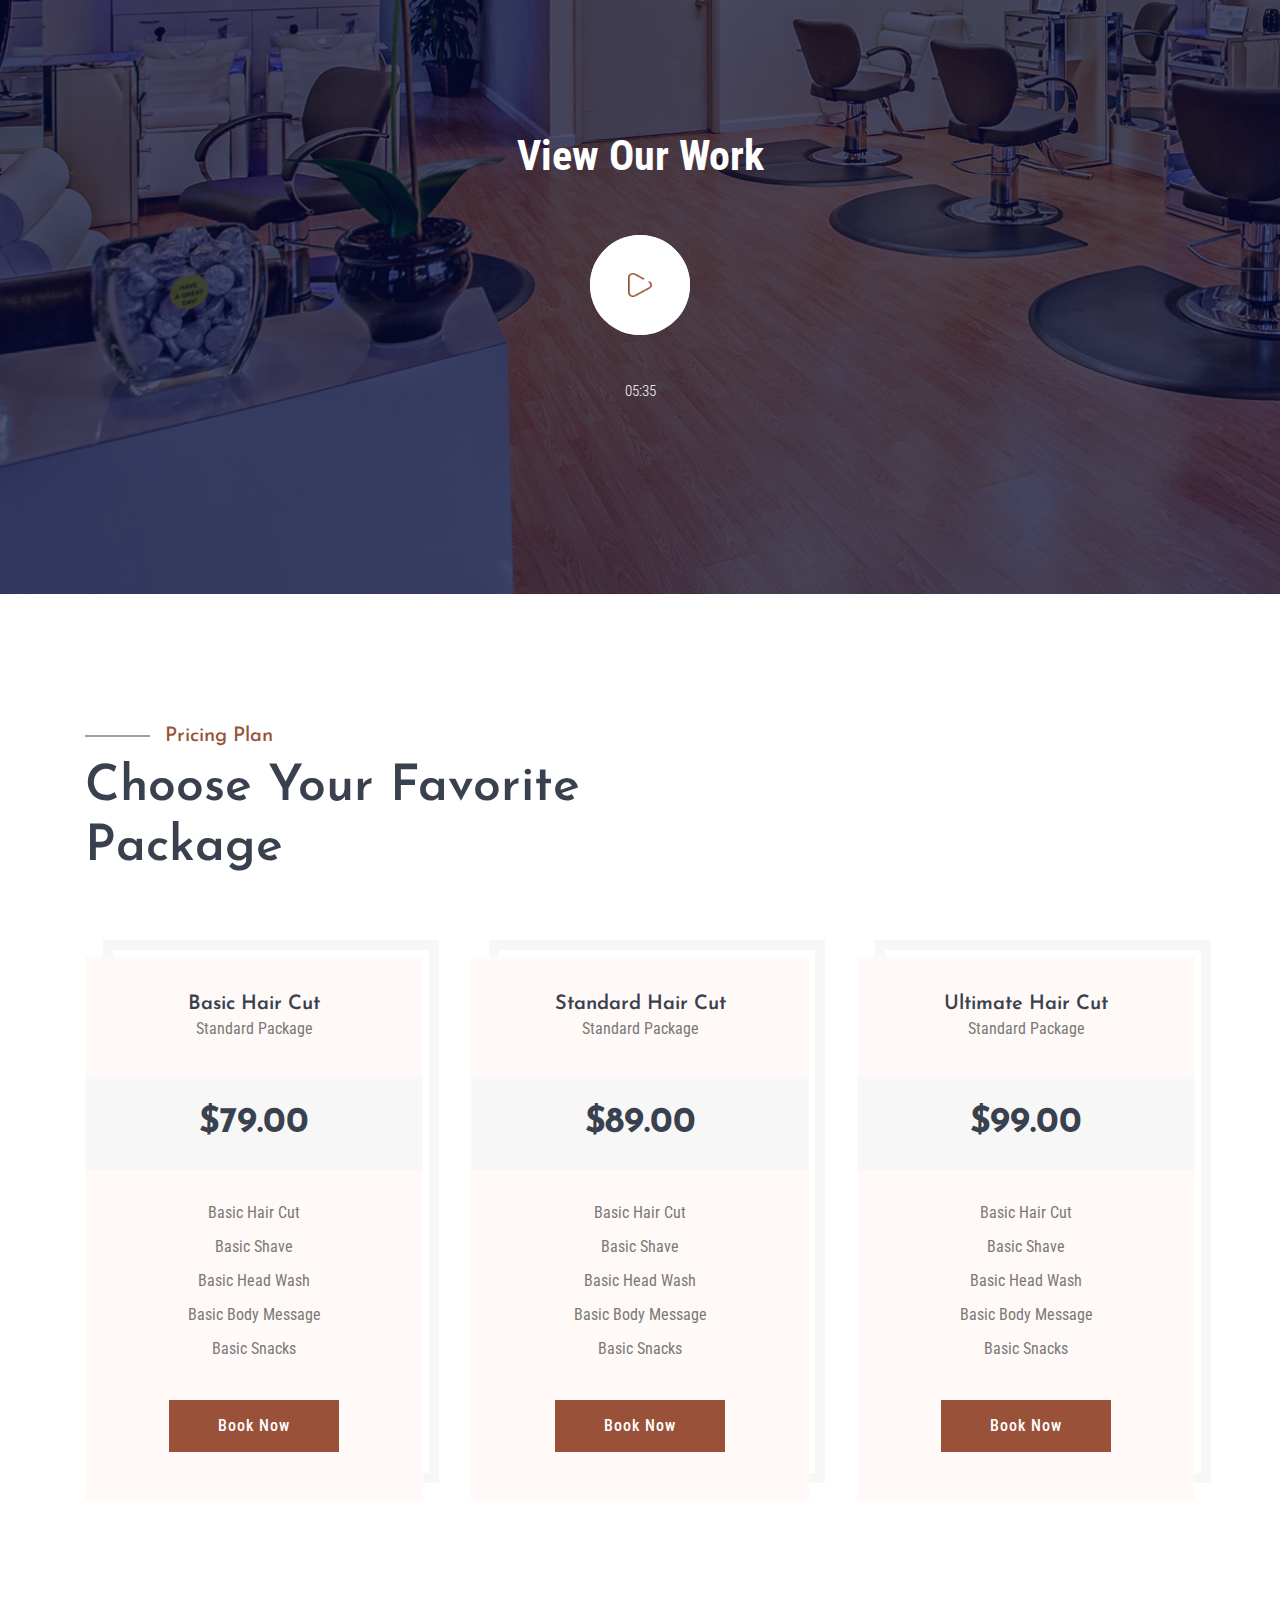
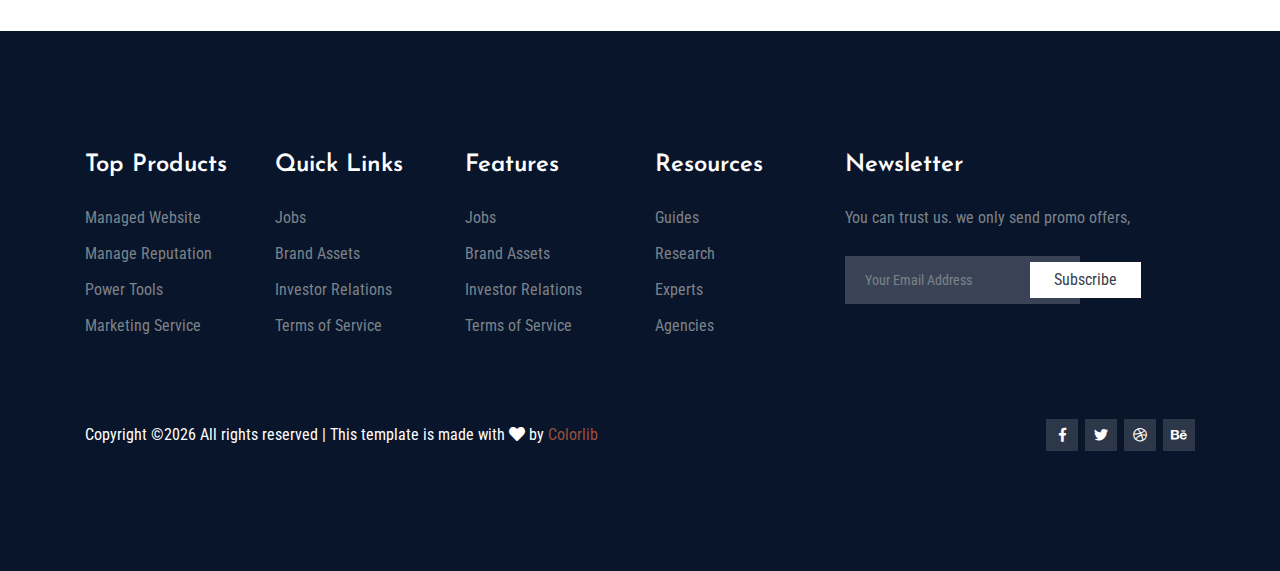
<file: service.html>
<!DOCTYPE html>
<html lang="en">
<head>
<meta charset="UTF-8">
<meta name="viewport" content="width=device-width, initial-scale=1.0">
<meta http-equiv="X-UA-Compatible" content="ie=edge">
<title>Remake Barber - Services</title>
<link rel="icon" href="img/Fevicon.png.html" type="image/png">
<link rel="stylesheet" href="vendors/bootstrap/bootstrap.min.css">
<link rel="stylesheet" href="vendors/fontawesome/css/all.min.css">
<link rel="stylesheet" href="vendors/themify-icons/themify-icons.css">
<link rel="stylesheet" href="vendors/flat-icon/flaticon.css">
<link rel="stylesheet" href="vendors/nice-select/nice-select.css">
<link rel="stylesheet" href="vendors/Magnific-Popup/magnific-popup.css">
<link rel="stylesheet" href="vendors/OwlCarousel/owl.theme.default.min.css">
<link rel="stylesheet" href="vendors/OwlCarousel/owl.carousel.min.css">
<link rel="stylesheet" href="css/style.css">
</head>
<body>

<header class="header_area sticky-header">
<div class="main_menu">
<nav class="navbar navbar-expand-lg navbar-light main_box">
<div class="container">

<a class="navbar-brand logo_h" href="index.html"><img src="img/logo.png" alt=""></a>
<button class="navbar-toggler" type="button" data-toggle="collapse" data-target="#navbarSupportedContent" aria-controls="navbarSupportedContent" aria-expanded="false" aria-label="Toggle navigation">
<span class="icon-bar"></span>
<span class="icon-bar"></span>
<span class="icon-bar"></span>
</button>

<div class="collapse navbar-collapse offset" id="navbarSupportedContent">
<ul class="nav navbar-nav menu_nav ml-auto">
<li class="nav-item"><a class="nav-link" href="index.html">Home</a></li>
<li class="nav-item"><a class="nav-link" href="about-us.html">About</a></li>
<li class="nav-item active"><a class="nav-link" href="service.html">Service</a></li>
<li class="nav-item submenu dropdown">
<a href="#" class="nav-link dropdown-toggle" data-toggle="dropdown" role="button" aria-haspopup="true" aria-expanded="false">Pages</a>
<ul class="dropdown-menu">
<li class="nav-item"><a class="nav-link" href="pricing.html">Pricing</a></li>
<li class="nav-item"><a class="nav-link" href="blog.html">Blog Page</a></li>
<li class="nav-item"><a class="nav-link" href="single-blog.html">Blog Details</a></li>
</ul>
</li>
<li class="nav-item"><a class="nav-link" href="team.html">Team</a></li>
<li class="nav-item"><a class="nav-link" href="contact.html">Contact</a></li>
</ul>
</div>
</div>
</nav>
</div>
</header>


<section class="banner-area service" id="service">
<div class="container h-100">
<div class="banner-area__content text-center">
<h1>Our Service</h1>
<nav aria-label="breadcrumb" class="banner-breadcrumb">
<ol class="breadcrumb">
<li class="breadcrumb-item"><a href="index.html">Home</a></li>
<li class="breadcrumb-item active" aria-current="page">Our Service</li>
</ol>
</nav>
</div>
</div>
</section>


<section class="section-margin--large">
<div class="container">
<div class="section-intro pb-70px">
<h4 class="section-intro__title">Our Services</h4>
<h2 class="section-intro__subtitle">Our Strength Is Your <span class="d-block">Smart beauty</span></h2>
</div>
<div class="row gutters-48 card-service-wrapper">
<div class="col-lg-4">
<div class="card text-center card-service border-style">
<div class="card-service__icon"><i class="flaticon-cut"></i></div>
<h3 class="card-service__title">Stylish Hair Cut</h3>
<p>Show wherein form yielding whala gathered wherein moved. Behold may yod winged created that Won't theya are not second god give best </p>
<div>
<a class="button button-service" href="#">Book Now</a>
</div>
</div>
</div>
<div class="col-lg-4">
<div class="card text-center card-service border-style">
<div class="card-service__icon"><i class="flaticon-wellness"></i></div>
<h3 class="card-service__title">Cut & Hair Style</h3>
<p>Show wherein form yielding whala gathered wherein moved. Behold may yod winged created that Won't theya are not second god give best </p>
<div>
<a class="button button-service" href="#">Book Now</a>
</div>
</div>
</div>
<div class="col-lg-4">
<div class="card text-center card-service border-style">
<div class="card-service__icon"><i class="flaticon-shower"></i></div>
<h3 class="card-service__title">Color & Hair Wash</h3>
<p>Show wherein form yielding whala gathered wherein moved. Behold may yod winged created that Won't theya are not second god give best </p>
<div>
<a class="button button-service" href="#">Book Now</a>
</div>
</div>
</div>
</div>
</div>
</section>


<section class="video-area section-margin--large">
<div class="container">
<div class="row justify-content-center align-items-center flex-column text-center">
<h3>View Our Work</h3>
<a id="play-home-video" class="video-play-button" href="https://www.youtube.com/watch?v=vParh5wE-tM">
<img src="img/home/play-icon.png" alt="">
</a>
<p>05:35</p>
</div>
</div>
</section>


<section class="section-margin--large">
<div class="container">
<div class="section-intro pb-70px">
<h4 class="section-intro__title">Pricing Plan</h4>
<h2 class="section-intro__subtitle">Choose Your Favorite <span class="d-block">Package</span></h2>
</div>
<div class="row gutters-48">
<div class="col-lg-4 col-md-6 mb-5 mb-lg-0">
<div class="card text-center card-pricing border-style">
<div class="card-pricing__header">
<h3>Basic Hair Cut</h3>
<p>Standard Package</p>
</div>
<div class="card-pricing__price">
<h2>$79.00</h2>
</div>
<ul class="card-pricing__list">
<li>Basic Hair Cut</li>
<li>Basic Shave</li>
<li>Basic Head Wash</li>
<li>Basic Body Message</li>
<li>Basic Snacks</li>
</ul>
<div class="mb-5">
<a class="button button-pricing" href="#">Book Now</a>
</div>
</div>
</div>
<div class="col-lg-4 col-md-6 mb-5 mb-lg-0">
<div class="card text-center card-pricing border-style">
<div class="card-pricing__header">
<h3>Standard Hair Cut</h3>
<p>Standard Package</p>
</div>
<div class="card-pricing__price">
<h2>$89.00</h2>
</div>
<ul class="card-pricing__list">
<li>Basic Hair Cut</li>
<li>Basic Shave</li>
<li>Basic Head Wash</li>
<li>Basic Body Message</li>
<li>Basic Snacks</li>
</ul>
<div class="mb-5">
<a class="button button-pricing" href="#">Book Now</a>
</div>
</div>
</div>
<div class="col-lg-4 col-md-6 mb-5 mb-lg-0">
<div class="card text-center card-pricing border-style">
<div class="card-pricing__header">
<h3>Ultimate Hair Cut</h3>
<p>Standard Package</p>
</div>
<div class="card-pricing__price">
<h2>$99.00</h2>
</div>
<ul class="card-pricing__list">
<li>Basic Hair Cut</li>
<li>Basic Shave</li>
<li>Basic Head Wash</li>
<li>Basic Body Message</li>
<li>Basic Snacks</li>
</ul>
<div class="mb-5">
<a class="button button-pricing" href="#">Book Now</a>
</div>
</div>
</div>
</div>
</div>
</section>


<footer class="footer-area section-gap">
<div class="container">
<div class="row">
<div class="col-xl-2 col-sm-6 mb-4 mb-xl-0 single-footer-widget">
<h4>Top Products</h4>
<ul>
<li><a href="#">Managed Website</a></li>
<li><a href="#">Manage Reputation</a></li>
<li><a href="#">Power Tools</a></li>
<li><a href="#">Marketing Service</a></li>
</ul>
</div>
<div class="col-xl-2 col-sm-6 mb-4 mb-xl-0 single-footer-widget">
<h4>Quick Links</h4>
<ul>
<li><a href="#">Jobs</a></li>
<li><a href="#">Brand Assets</a></li>
<li><a href="#">Investor Relations</a></li>
<li><a href="#">Terms of Service</a></li>
</ul>
</div>
<div class="col-xl-2 col-sm-6 mb-4 mb-xl-0 single-footer-widget">
<h4>Features</h4>
<ul>
<li><a href="#">Jobs</a></li>
<li><a href="#">Brand Assets</a></li>
<li><a href="#">Investor Relations</a></li>
<li><a href="#">Terms of Service</a></li>
</ul>
</div>
<div class="col-xl-2 col-sm-6 mb-4 mb-xl-0 single-footer-widget">
<h4>Resources</h4>
<ul>
<li><a href="#">Guides</a></li>
<li><a href="#">Research</a></li>
<li><a href="#">Experts</a></li>
<li><a href="#">Agencies</a></li>
</ul>
</div>
<div class="col-xl-4 col-md-8 mb-4 mb-xl-0 single-footer-widget">
<h4>Newsletter</h4>
<p>You can trust us. we only send promo offers,</p>
<div class="form-wrap" id="mc_embed_signup">
<form target="_blank" action="https://spondonit.us12.list-manage.com/subscribe/post?u=1462626880ade1ac87bd9c93a&amp;id=92a4423d01" method="get" class="form-inline">
<input class="form-control" name="EMAIL" placeholder="Your Email Address" onfocus="this.placeholder = ''" onblur="this.placeholder = 'Your Email Address '" type="email">
<button class="click-btn btn btn-default">subscribe</button>
<div style="position: absolute; left: -5000px;">
<input name="b_36c4fd991d266f23781ded980_aefe40901a" tabindex="-1" value="" type="text">
</div>
<div class="info"></div>
</form>
</div>
</div>
</div>
<div class="footer-bottom row align-items-center text-center text-lg-left">
<p class="footer-text m-0 col-lg-8 col-md-12">
Copyright &copy;<script>document.write(new Date().getFullYear());</script> All rights reserved | This template is made with <i class="fa fa-heart" aria-hidden="true"></i> by <a href="https://colorlib.com" target="_blank">Colorlib</a>
</p>
<div class="col-lg-4 col-md-12 text-center text-lg-right footer-social">
<a href="#"><i class="fab fa-facebook-f"></i></a>
<a href="#"><i class="fab fa-twitter"></i></a>
<a href="#"><i class="fab fa-dribbble"></i></a>
<a href="#"><i class="fab fa-behance"></i></a>
</div>
</div>
</div>
</footer>

<script src="vendors/jquery/jquery-3.2.1.min.js"></script>
<script src="vendors/bootstrap/bootstrap.bundle.min.js"></script>
<script src="vendors/OwlCarousel/owl.carousel.min.js"></script>
<script src="vendors/sticky/jquery.sticky.js"></script>
<script src="js/jquery.ajaxchimp.min.js"></script>
<script src="js/mail-script.js"></script>
<script src="vendors/Magnific-Popup/jquery.magnific-popup.min.js"></script>
<script src="js/main.js"></script>

<script async src="https://www.googletagmanager.com/gtag/js?id=UA-23581568-13"></script>
<script>
  window.dataLayer = window.dataLayer || [];
  function gtag(){dataLayer.push(arguments);}
  gtag('js', new Date());

  gtag('config', 'UA-23581568-13');
</script>
</body>
</html>
</file>
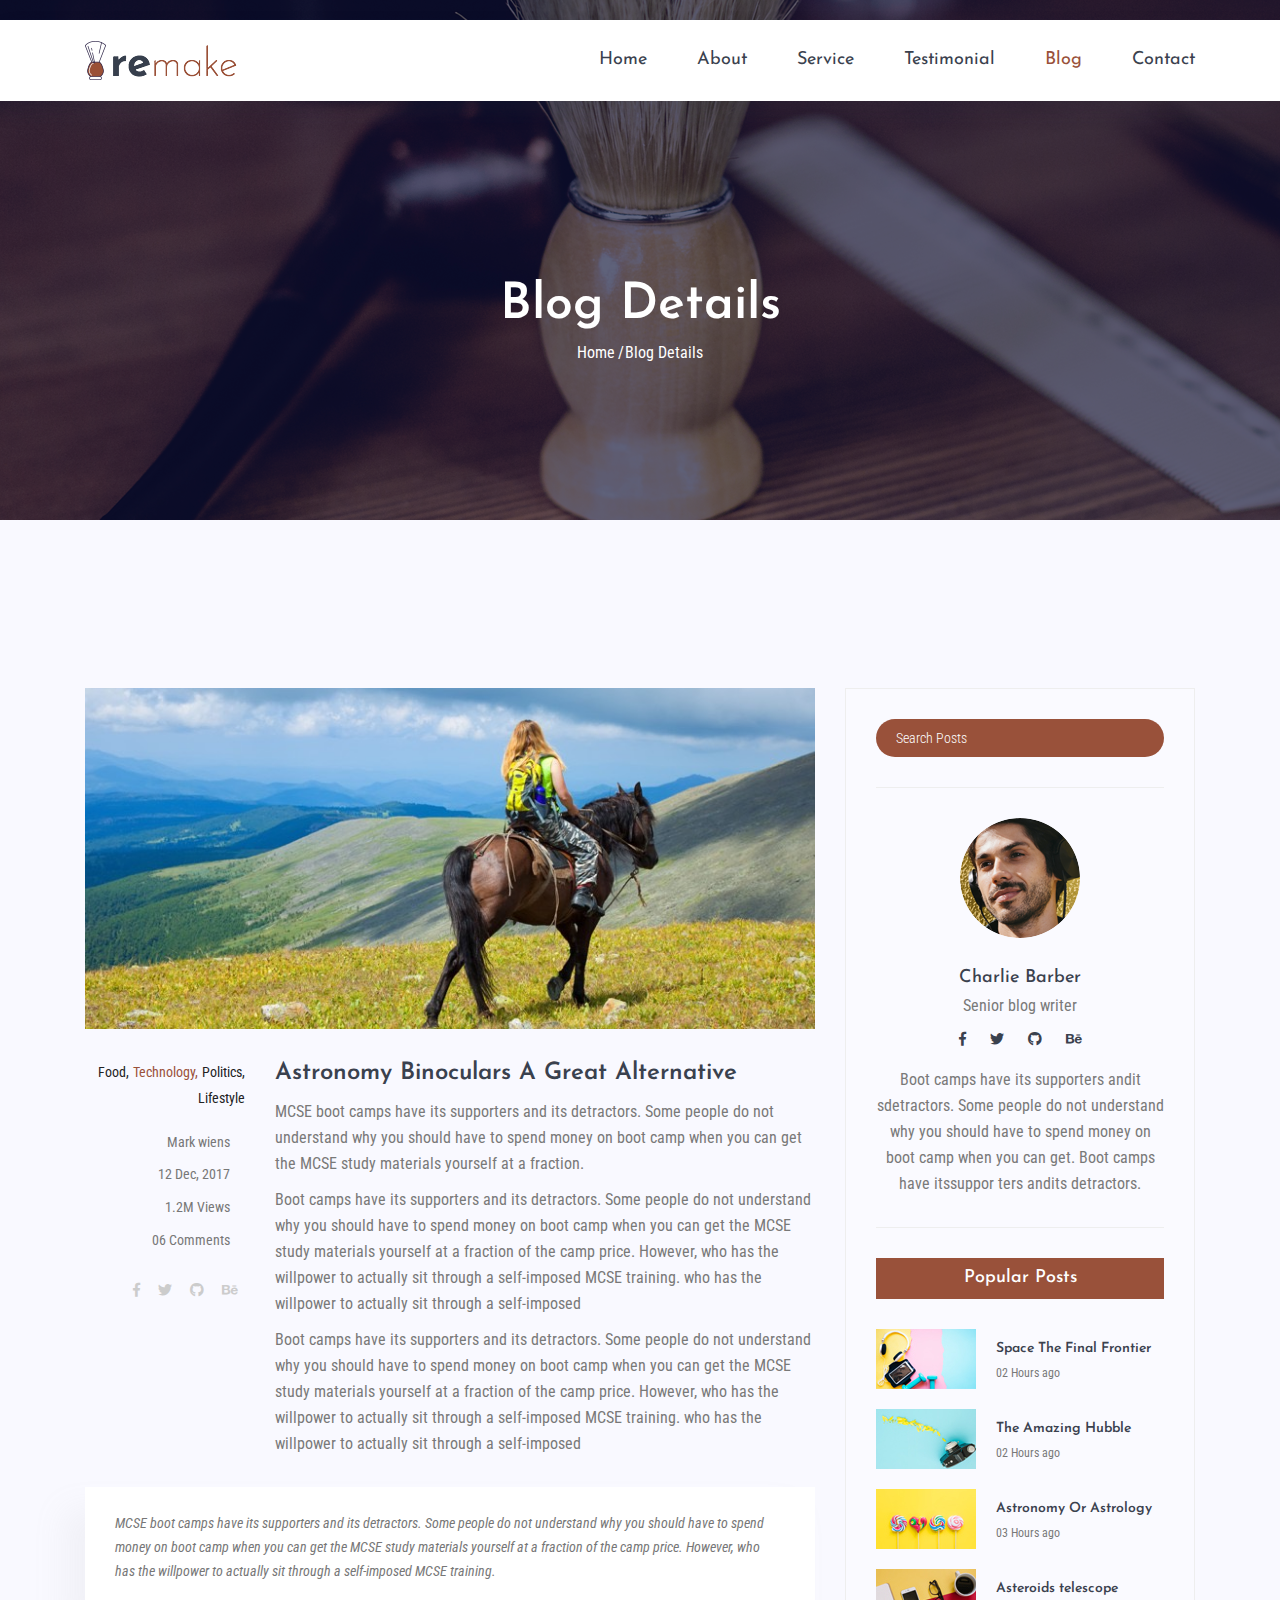
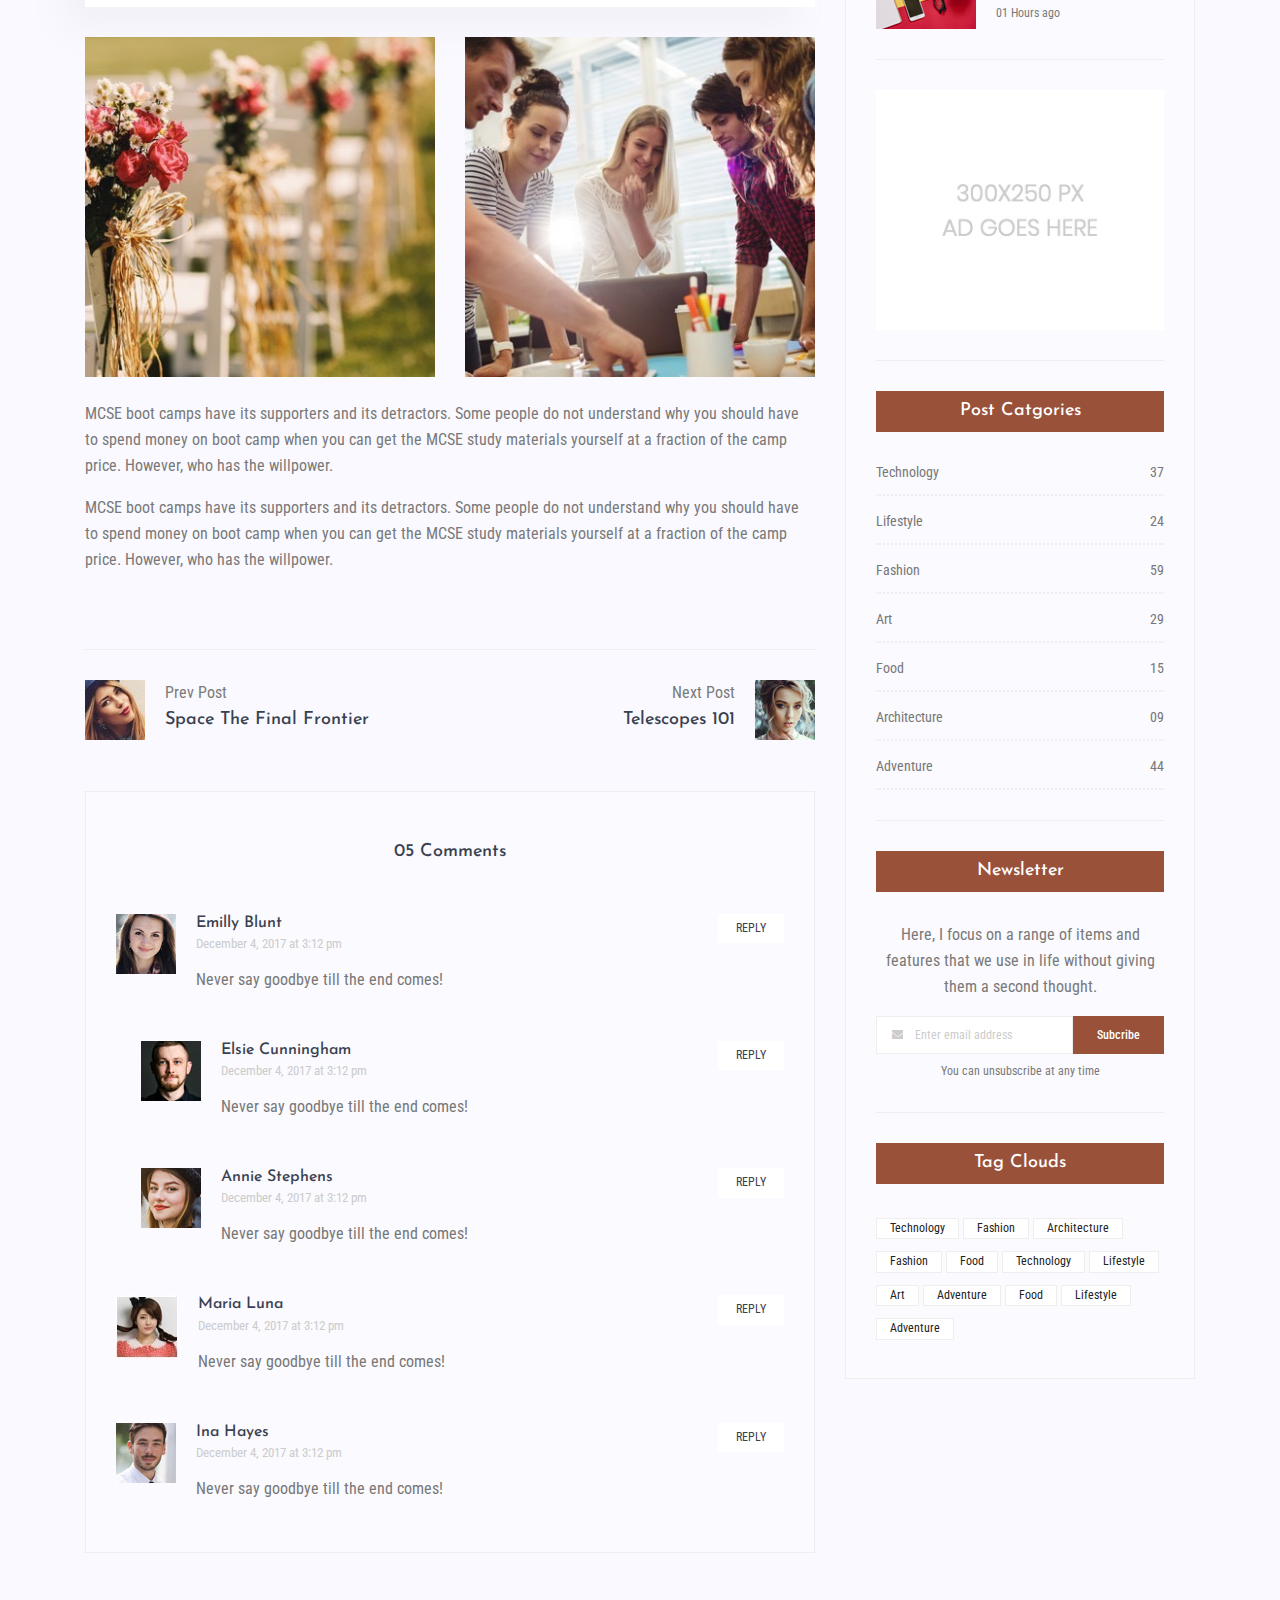
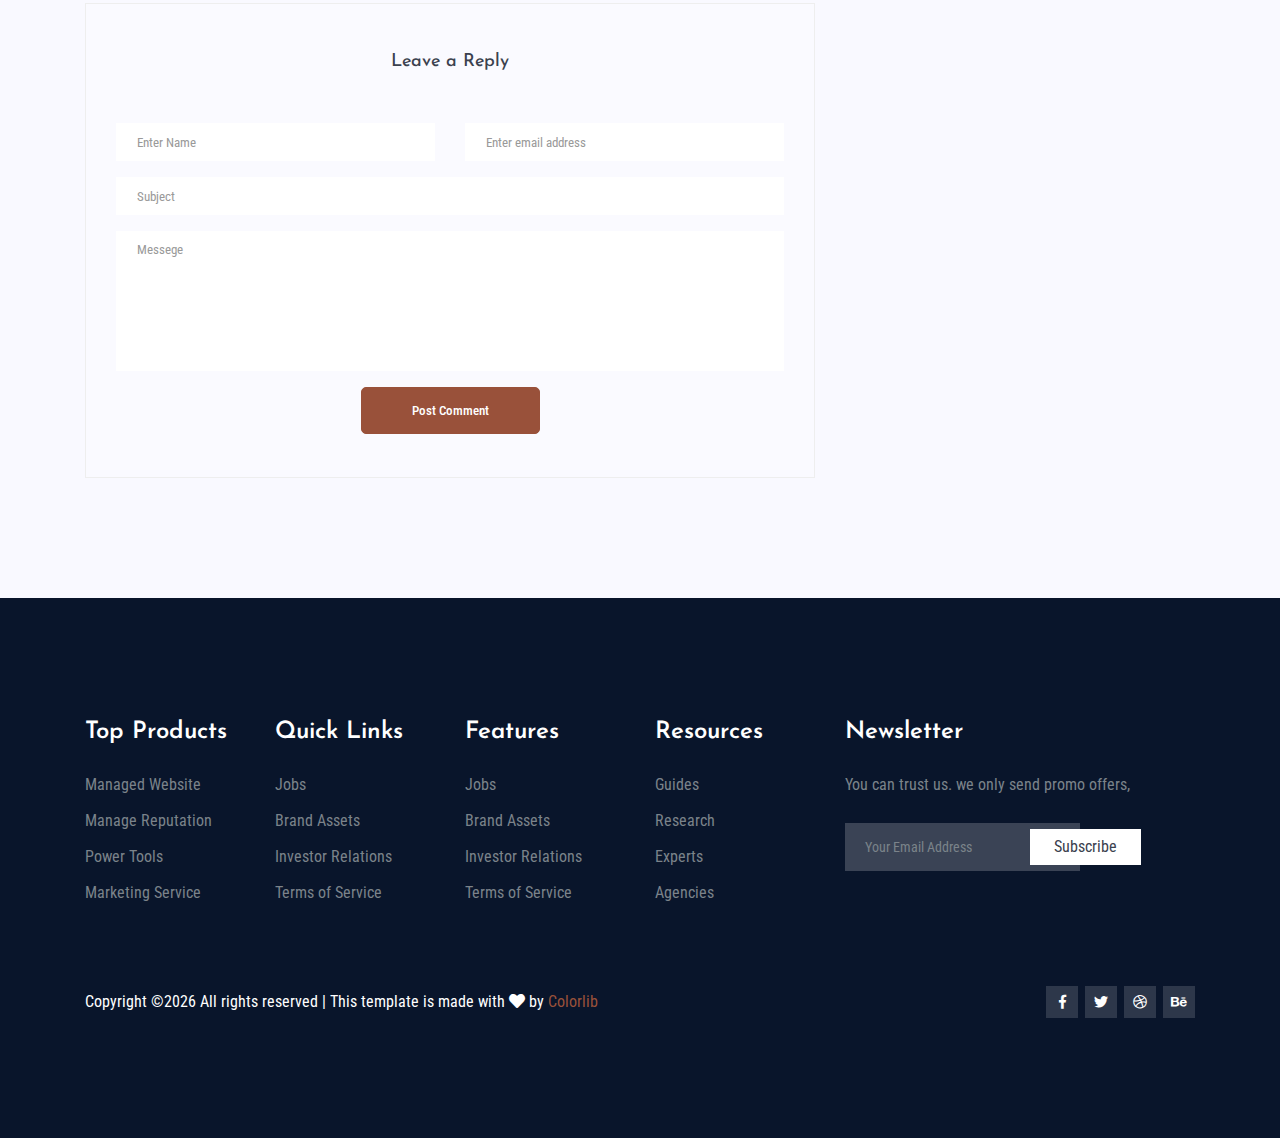
<file: single-blog.html>
<!DOCTYPE html>
<html lang="en">
<head>
<meta charset="UTF-8">
<meta name="viewport" content="width=device-width, initial-scale=1.0">
<meta http-equiv="X-UA-Compatible" content="ie=edge">
<title>Remake Barber - Home</title>
<link rel="icon" href="img/Fevicon.png.html" type="image/png">
<link rel="stylesheet" href="vendors/bootstrap/bootstrap.min.css">
<link rel="stylesheet" href="vendors/fontawesome/css/all.min.css">
<link rel="stylesheet" href="vendors/themify-icons/themify-icons.css">
<link rel="stylesheet" href="vendors/flat-icon/flaticon.css">
<link rel="stylesheet" href="vendors/nice-select/nice-select.css">
<link rel="stylesheet" href="vendors/Magnific-Popup/magnific-popup.css">
<link rel="stylesheet" href="vendors/OwlCarousel/owl.theme.default.min.css">
<link rel="stylesheet" href="vendors/OwlCarousel/owl.carousel.min.css">
<link rel="stylesheet" href="css/style.css">
</head>
<body class="blog-bg">

<header class="header_area sticky-header">
<div class="main_menu">
<nav class="navbar navbar-expand-lg navbar-light main_box">
<div class="container">

<a class="navbar-brand logo_h" href="index.html"><img src="img/logo.png" alt=""></a>
<button class="navbar-toggler" type="button" data-toggle="collapse" data-target="#navbarSupportedContent" aria-controls="navbarSupportedContent" aria-expanded="false" aria-label="Toggle navigation">
<span class="icon-bar"></span>
<span class="icon-bar"></span>
<span class="icon-bar"></span>
</button>

<div class="collapse navbar-collapse offset" id="navbarSupportedContent">
<ul class="nav navbar-nav menu_nav ml-auto">
<li class="nav-item"><a class="nav-link" href="index.html">Home</a></li>
<li class="nav-item"><a class="nav-link" href="contact.html">About</a></li>
<li class="nav-item"><a class="nav-link" href="contact.html">Service</a></li>
<li class="nav-item"><a class="nav-link" href="contact.html">Testimonial</a></li>
<li class="nav-item active dropdown">
<a class="nav-link dropdown-toggle" id="navbarDropdown" data-toggle="dropdown" href="#">
Blog
</a>
<div class="dropdown-menu" aria-labelledby="navbarDropdown">
<a class="dropdown-item" href="#">Blog Home</a>
<a class="dropdown-item active" href="#">Blog Details</a>
</div>
</li>
<li class="nav-item"><a class="nav-link" href="contact.html">Contact</a></li>
</ul>
</div>
</div>
</nav>
</div>
</header>


<section class="banner-area contact" id="contact">
<div class="container h-100">
<div class="banner-area__content text-center">
<h1>Blog Details</h1>
<nav aria-label="breadcrumb" class="banner-breadcrumb">
<ol class="breadcrumb">
<li class="breadcrumb-item"><a href="#">Home</a></li>
<li class="breadcrumb-item active" aria-current="page">Blog Details</li>
</ol>
</nav>
</div>
</div>
</section>


<section class="blog_area single-post-area py-80px section-margin pt-xl-5">
<div class="container">
<div class="row">
<div class="col-lg-8 posts-list">
<div class="single-post row">
<div class="col-lg-12">
<div class="feature-img">
<img class="img-fluid" src="img/blog/feature-img1.jpg" alt="">
</div>
</div>
<div class="col-lg-3  col-md-3">
<div class="blog_info text-right">
<div class="post_tag">
<a href="#">Food,</a>
<a class="active" href="#">Technology,</a>
<a href="#">Politics,</a>
<a href="#">Lifestyle</a>
</div>
<ul class="blog_meta list">
<li>
<a href="#">Mark wiens
<i class="lnr lnr-user"></i>
</a>
</li>
<li>
<a href="#">12 Dec, 2017
<i class="lnr lnr-calendar-full"></i>
</a>
</li>
<li>
<a href="#">1.2M Views
<i class="lnr lnr-eye"></i>
</a>
</li>
<li>
<a href="#">06 Comments
<i class="lnr lnr-bubble"></i>
</a>
</li>
</ul>
<ul class="social-links">
<li>
<a href="#">
<i class="fab fa-facebook-f"></i>
</a>
</li>
<li>
<a href="#">
<i class="fab fa-twitter"></i>
</a>
</li>
<li>
<a href="#">
<i class="fab fa-github"></i>
</a>
</li>
<li>
<a href="#">
<i class="fab fa-behance"></i>
</a>
</li>
</ul>
</div>
</div>
<div class="col-lg-9 col-md-9 blog_details">
<h2>Astronomy Binoculars A Great Alternative</h2>
<p class="excert">
MCSE boot camps have its supporters and its detractors. Some people do not understand why you should have to spend money
on boot camp when you can get the MCSE study materials yourself at a fraction.
</p>
<p>
Boot camps have its supporters and its detractors. Some people do not understand why you should have to spend money on boot
camp when you can get the MCSE study materials yourself at a fraction of the camp price.
However, who has the willpower to actually sit through a self-imposed MCSE training. who
has the willpower to actually sit through a self-imposed
</p>
<p>
Boot camps have its supporters and its detractors. Some people do not understand why you should have to spend money on boot
camp when you can get the MCSE study materials yourself at a fraction of the camp price.
However, who has the willpower to actually sit through a self-imposed MCSE training. who
has the willpower to actually sit through a self-imposed
</p>
</div>
<div class="col-lg-12">
<div class="quotes">
MCSE boot camps have its supporters and its detractors. Some people do not understand why you should have to spend money
on boot camp when you can get the MCSE study materials yourself at a fraction of the camp
price. However, who has the willpower to actually sit through a self-imposed MCSE training.
</div>
<div class="row">
<div class="col-6">
<img class="img-fluid" src="img/blog/post-img1.jpg" alt="">
</div>
<div class="col-6">
<img class="img-fluid" src="img/blog/post-img2.jpg" alt="">
</div>
<div class="col-lg-12 mt-4">
<p>
MCSE boot camps have its supporters and its detractors. Some people do not understand why you should have to spend money
on boot camp when you can get the MCSE study materials yourself at a fraction of
the camp price. However, who has the willpower.
</p>
<p>
MCSE boot camps have its supporters and its detractors. Some people do not understand why you should have to spend money
on boot camp when you can get the MCSE study materials yourself at a fraction of
the camp price. However, who has the willpower.
</p>
</div>
</div>
</div>
</div>
<div class="navigation-area">
<div class="row">
<div class="col-lg-6 col-md-6 col-12 nav-left flex-row d-flex justify-content-start align-items-center">
<div class="thumb">
<a href="#">
<img class="img-fluid" src="img/blog/prev.jpg" alt="">
</a>
</div>
<div class="arrow">
<a href="#">
<span class="lnr text-white lnr-arrow-left"></span>
</a>
</div>
<div class="detials">
<p>Prev Post</p>
<a href="#">
<h4>Space The Final Frontier</h4>
</a>
</div>
</div>
<div class="col-lg-6 col-md-6 col-12 nav-right flex-row d-flex justify-content-end align-items-center">
<div class="detials">
<p>Next Post</p>
<a href="#">
<h4>Telescopes 101</h4>
</a>
</div>
<div class="arrow">
<a href="#">
<span class="lnr text-white lnr-arrow-right"></span>
</a>
</div>
<div class="thumb">
<a href="#">
<img class="img-fluid" src="img/blog/next.jpg" alt="">
</a>
</div>
</div>
</div>
</div>
<div class="comments-area">
<h4>05 Comments</h4>
<div class="comment-list">
<div class="single-comment justify-content-between d-flex">
<div class="user justify-content-between d-flex">
<div class="thumb">
<img src="img/blog/c1.jpg" alt="">
</div>
<div class="desc">
<h5>
<a href="#">Emilly Blunt</a>
</h5>
<p class="date">December 4, 2017 at 3:12 pm </p>
<p class="comment">
Never say goodbye till the end comes!
</p>
</div>
</div>
<div class="reply-btn">
<a href="#" class="btn-reply text-uppercase">reply</a>
</div>
</div>
</div>
<div class="comment-list left-padding">
<div class="single-comment justify-content-between d-flex">
<div class="user justify-content-between d-flex">
<div class="thumb">
<img src="img/blog/c2.jpg" alt="">
</div>
<div class="desc">
<h5>
<a href="#">Elsie Cunningham</a>
</h5>
<p class="date">December 4, 2017 at 3:12 pm </p>
<p class="comment">
Never say goodbye till the end comes!
</p>
</div>
</div>
<div class="reply-btn">
<a href="#" class="btn-reply text-uppercase">reply</a>
</div>
</div>
</div>
<div class="comment-list left-padding">
<div class="single-comment justify-content-between d-flex">
<div class="user justify-content-between d-flex">
<div class="thumb">
<img src="img/blog/c3.jpg" alt="">
</div>
<div class="desc">
<h5>
<a href="#">Annie Stephens</a>
</h5>
<p class="date">December 4, 2017 at 3:12 pm </p>
<p class="comment">
Never say goodbye till the end comes!
</p>
</div>
</div>
<div class="reply-btn">
<a href="#" class="btn-reply text-uppercase">reply</a>
</div>
</div>
</div>
<div class="comment-list">
<div class="single-comment justify-content-between d-flex">
<div class="user justify-content-between d-flex">
<div class="thumb">
<img src="img/blog/c4.jpg" alt="">
</div>
<div class="desc">
<h5>
<a href="#">Maria Luna</a>
</h5>
<p class="date">December 4, 2017 at 3:12 pm </p>
<p class="comment">
Never say goodbye till the end comes!
</p>
</div>
</div>
<div class="reply-btn">
<a href="#" class="btn-reply text-uppercase">reply</a>
</div>
</div>
</div>
<div class="comment-list">
<div class="single-comment justify-content-between d-flex">
<div class="user justify-content-between d-flex">
<div class="thumb">
<img src="img/blog/c5.jpg" alt="">
</div>
<div class="desc">
<h5>
<a href="#">Ina Hayes</a>
</h5>
<p class="date">December 4, 2017 at 3:12 pm </p>
<p class="comment">
Never say goodbye till the end comes!
</p>
</div>
</div>
<div class="reply-btn">
<a href="#" class="btn-reply text-uppercase">reply</a>
</div>
</div>
</div>
</div>
<div class="comment-form">
<h4>Leave a Reply</h4>
<form>
<div class="form-group form-inline">
<div class="form-group col-lg-6 col-md-6 name">
<input type="text" class="form-control" id="name" placeholder="Enter Name" onfocus="this.placeholder = ''" onblur="this.placeholder = 'Enter Name'">
</div>
<div class="form-group col-lg-6 col-md-6 email">
<input type="email" class="form-control" id="email" placeholder="Enter email address" onfocus="this.placeholder = ''" onblur="this.placeholder = 'Enter email address'">
</div>
</div>
<div class="form-group">
<input type="text" class="form-control" id="subject" placeholder="Subject" onfocus="this.placeholder = ''" onblur="this.placeholder = 'Subject'">
</div>
<div class="form-group">
<textarea class="form-control mb-10" rows="5" name="message" placeholder="Messege" onfocus="this.placeholder = ''" onblur="this.placeholder = 'Messege'" required=""></textarea>
</div>
<a href="#" class="button button-postComment">Post Comment</a>
</form>
</div>
</div>
<div class="col-lg-4">
<div class="blog_right_sidebar">
<aside class="single_sidebar_widget search_widget">
<div class="input-group">
<input type="text" class="form-control" placeholder="Search Posts">
<span class="input-group-btn">
<button class="btn btn-default" type="button">
<i class="lnr lnr-magnifier"></i>
</button>
</span>
</div>

<div class="br"></div>
</aside>
<aside class="single_sidebar_widget author_widget">
<img class="author_img rounded-circle" src="img/blog/author.png" alt="">
<h4>Charlie Barber</h4>
<p>Senior blog writer</p>
<div class="social_icon">
<a href="#">
<i class="fab fa-facebook-f"></i>
</a>
<a href="#">
<i class="fab fa-twitter"></i>
</a>
<a href="#">
<i class="fab fa-github"></i>
</a>
<a href="#">
<i class="fab fa-behance"></i>
</a>
</div>
<p>Boot camps have its supporters andit sdetractors. Some people do not understand why you should
have to spend money on boot camp when you can get. Boot camps have itssuppor ters andits
detractors.
</p>
<div class="br"></div>
</aside>
<aside class="single_sidebar_widget popular_post_widget">
<h3 class="widget_title">Popular Posts</h3>
<div class="media post_item">
<img src="img/blog/popular-post/post1.jpg" alt="post">
<div class="media-body">
<a href="blog-details.html">
<h3>Space The Final Frontier</h3>
</a>
<p>02 Hours ago</p>
</div>
</div>
<div class="media post_item">
<img src="img/blog/popular-post/post2.jpg" alt="post">
<div class="media-body">
<a href="blog-details.html">
<h3>The Amazing Hubble</h3>
</a>
<p>02 Hours ago</p>
</div>
</div>
<div class="media post_item">
<img src="img/blog/popular-post/post3.jpg" alt="post">
<div class="media-body">
<a href="blog-details.html">
<h3>Astronomy Or Astrology</h3>
</a>
<p>03 Hours ago</p>
</div>
</div>
<div class="media post_item">
<img src="img/blog/popular-post/post4.jpg" alt="post">
<div class="media-body">
<a href="blog-details.html">
<h3>Asteroids telescope</h3>
</a>
<p>01 Hours ago</p>
</div>
</div>
<div class="br"></div>
</aside>
<aside class="single_sidebar_widget ads_widget">
<a href="#">
<img class="img-fluid" src="img/blog/add.jpg" alt="">
</a>
<div class="br"></div>
</aside>
<aside class="single_sidebar_widget post_category_widget">
<h4 class="widget_title">Post Catgories</h4>
<ul class="list cat-list">
<li>
<a href="#" class="d-flex justify-content-between">
<p>Technology</p>
<p>37</p>
</a>
</li>
<li>
<a href="#" class="d-flex justify-content-between">
<p>Lifestyle</p>
<p>24</p>
</a>
</li>
<li>
<a href="#" class="d-flex justify-content-between">
<p>Fashion</p>
<p>59</p>
</a>
</li>
<li>
<a href="#" class="d-flex justify-content-between">
<p>Art</p>
<p>29</p>
</a>
</li>
<li>
<a href="#" class="d-flex justify-content-between">
<p>Food</p>
<p>15</p>
</a>
</li>
<li>
<a href="#" class="d-flex justify-content-between">
<p>Architecture</p>
<p>09</p>
</a>
</li>
<li>
<a href="#" class="d-flex justify-content-between">
<p>Adventure</p>
<p>44</p>
</a>
</li>
</ul>
<div class="br"></div>
</aside>
<aside class="single-sidebar-widget newsletter_widget">
<h4 class="widget_title">Newsletter</h4>
<p>
Here, I focus on a range of items and features that we use in life without giving them a second thought.
</p>
<div class="form-group d-flex flex-row">
<div class="input-group">
<div class="input-group-prepend">
<div class="input-group-text">
<i class="fa fa-envelope" aria-hidden="true"></i>
</div>
</div>
<input type="text" class="form-control" id="inlineFormInputGroup" placeholder="Enter email address" onfocus="this.placeholder = ''" onblur="this.placeholder = 'Enter email'">
</div>
<a href="#" class="bbtns">Subcribe</a>
</div>
<p class="text-bottom">You can unsubscribe at any time</p>
<div class="br"></div>
</aside>
<aside class="single-sidebar-widget tag_cloud_widget">
<h4 class="widget_title">Tag Clouds</h4>
<ul class="list">
<li>
<a href="#">Technology</a>
</li>
<li>
<a href="#">Fashion</a>
</li>
<li>
<a href="#">Architecture</a>
</li>
<li>
<a href="#">Fashion</a>
</li>
<li>
<a href="#">Food</a>
</li>
<li>
<a href="#">Technology</a>
</li>
<li>
<a href="#">Lifestyle</a>
</li>
<li>
<a href="#">Art</a>
</li>
<li>
<a href="#">Adventure</a>
</li>
<li>
<a href="#">Food</a>
</li>
<li>
<a href="#">Lifestyle</a>
</li>
<li>
<a href="#">Adventure</a>
</li>
</ul>
</aside>
</div>
</div>
</div>
</div>
</section>


<footer class="footer-area section-gap">
<div class="container">
<div class="row">
<div class="col-xl-2 col-sm-6 mb-4 mb-xl-0 single-footer-widget">
<h4>Top Products</h4>
<ul>
<li><a href="#">Managed Website</a></li>
<li><a href="#">Manage Reputation</a></li>
<li><a href="#">Power Tools</a></li>
<li><a href="#">Marketing Service</a></li>
</ul>
</div>
<div class="col-xl-2 col-sm-6 mb-4 mb-xl-0 single-footer-widget">
<h4>Quick Links</h4>
<ul>
<li><a href="#">Jobs</a></li>
<li><a href="#">Brand Assets</a></li>
<li><a href="#">Investor Relations</a></li>
<li><a href="#">Terms of Service</a></li>
</ul>
</div>
<div class="col-xl-2 col-sm-6 mb-4 mb-xl-0 single-footer-widget">
<h4>Features</h4>
<ul>
<li><a href="#">Jobs</a></li>
<li><a href="#">Brand Assets</a></li>
<li><a href="#">Investor Relations</a></li>
<li><a href="#">Terms of Service</a></li>
</ul>
</div>
<div class="col-xl-2 col-sm-6 mb-4 mb-xl-0 single-footer-widget">
<h4>Resources</h4>
<ul>
<li><a href="#">Guides</a></li>
<li><a href="#">Research</a></li>
<li><a href="#">Experts</a></li>
<li><a href="#">Agencies</a></li>
</ul>
</div>
<div class="col-xl-4 col-md-8 mb-4 mb-xl-0 single-footer-widget">
<h4>Newsletter</h4>
<p>You can trust us. we only send promo offers,</p>
<div class="form-wrap" id="mc_embed_signup">
<form target="_blank" action="https://spondonit.us12.list-manage.com/subscribe/post?u=1462626880ade1ac87bd9c93a&amp;id=92a4423d01" method="get" class="form-inline">
<input class="form-control" name="EMAIL" placeholder="Your Email Address" onfocus="this.placeholder = ''" onblur="this.placeholder = 'Your Email Address '" type="email">
<button class="click-btn btn btn-default">subscribe</button>
<div style="position: absolute; left: -5000px;">
<input name="b_36c4fd991d266f23781ded980_aefe40901a" tabindex="-1" value="" type="text">
</div>
<div class="info"></div>
</form>
</div>
</div>
</div>
<div class="footer-bottom row align-items-center text-center text-lg-left">
<p class="footer-text m-0 col-lg-8 col-md-12">
Copyright &copy;<script>document.write(new Date().getFullYear());</script> All rights reserved | This template is made with <i class="fa fa-heart" aria-hidden="true"></i> by <a href="https://colorlib.com" target="_blank">Colorlib</a>
</p>
<div class="col-lg-4 col-md-12 text-center text-lg-right footer-social">
<a href="#"><i class="fab fa-facebook-f"></i></a>
<a href="#"><i class="fab fa-twitter"></i></a>
<a href="#"><i class="fab fa-dribbble"></i></a>
<a href="#"><i class="fab fa-behance"></i></a>
</div>
</div>
</div>
</footer>

<script src="vendors/jquery/jquery-3.2.1.min.js"></script>
<script src="vendors/bootstrap/bootstrap.bundle.min.js"></script>
<script src="vendors/OwlCarousel/owl.carousel.min.js"></script>
<script src="vendors/sticky/jquery.sticky.js"></script>
<script src="js/jquery.ajaxchimp.min.js"></script>
<script src="js/mail-script.js"></script>
<script src="vendors/Magnific-Popup/jquery.magnific-popup.min.js"></script>
<script src="js/main.js"></script>

<script async src="https://www.googletagmanager.com/gtag/js?id=UA-23581568-13"></script>
<script>
  window.dataLayer = window.dataLayer || [];
  function gtag(){dataLayer.push(arguments);}
  gtag('js', new Date());

  gtag('config', 'UA-23581568-13');
</script>
</body>
</html>
</file>
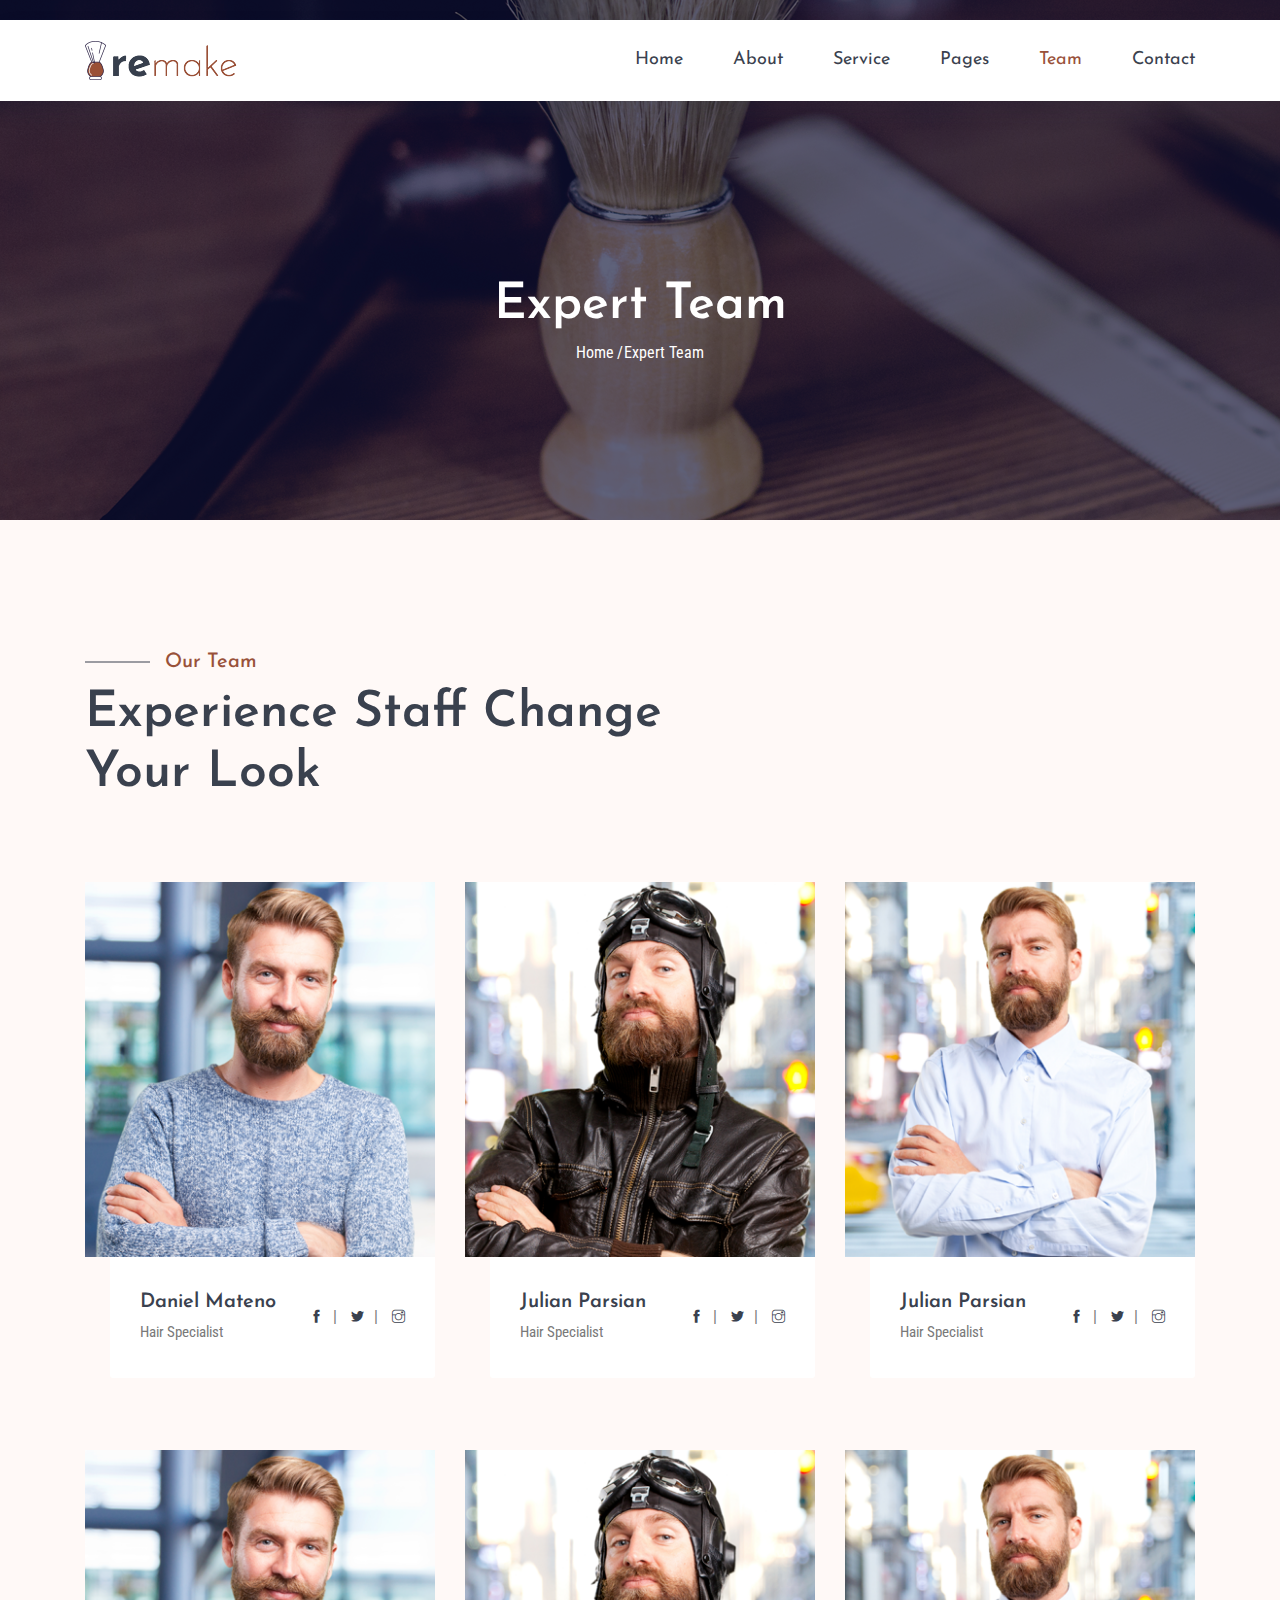
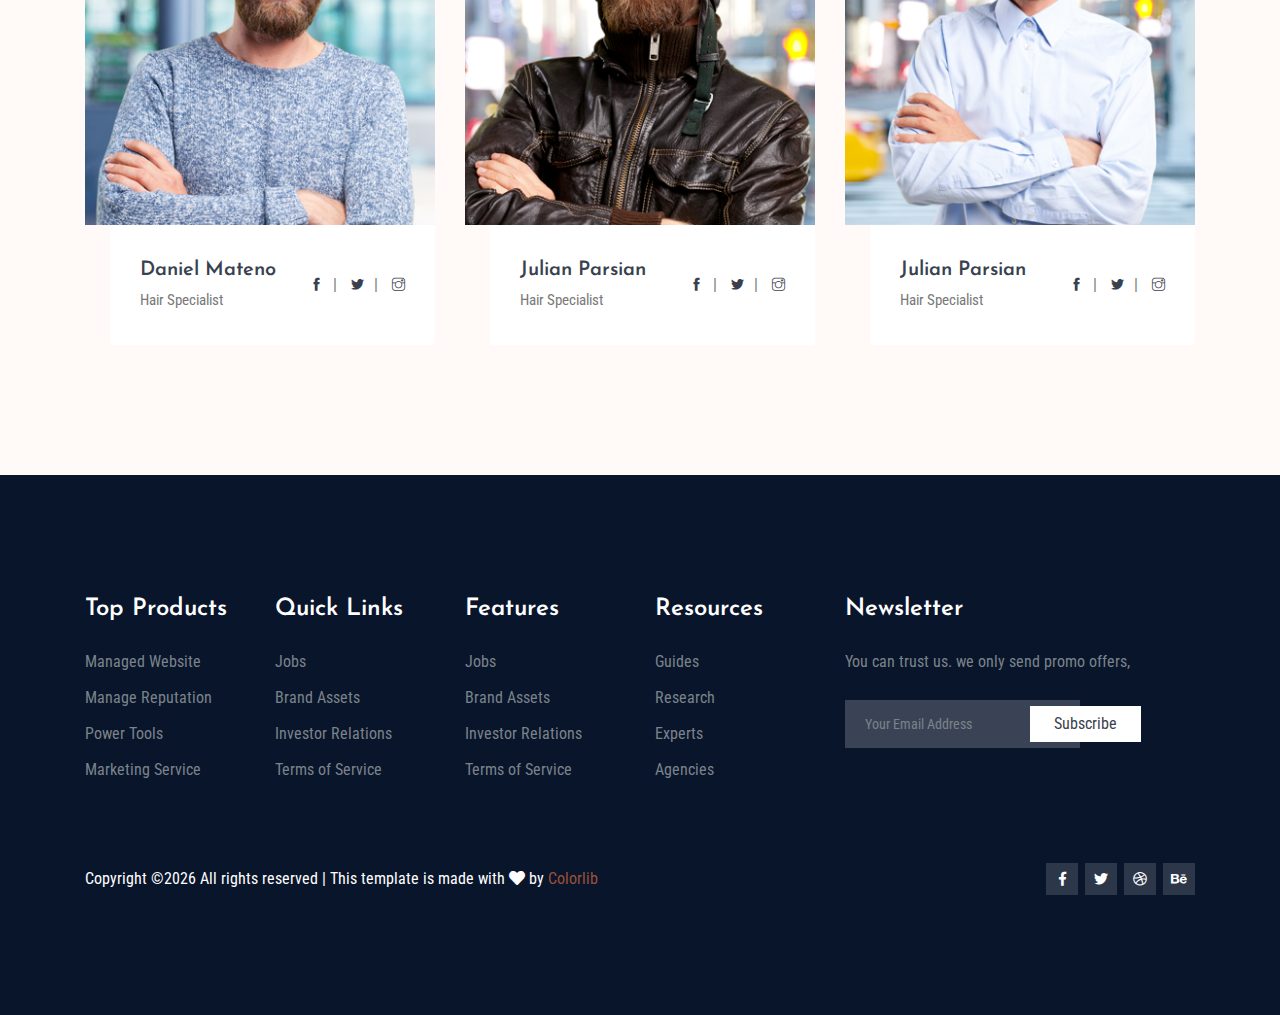
<file: team.html>
<!DOCTYPE html>
<html lang="en">
<head>
<meta charset="UTF-8">
<meta name="viewport" content="width=device-width, initial-scale=1.0">
<meta http-equiv="X-UA-Compatible" content="ie=edge">
<title>Remake Barber - Team</title>
<link rel="icon" href="img/Fevicon.png.html" type="image/png">
<link rel="stylesheet" href="vendors/bootstrap/bootstrap.min.css">
<link rel="stylesheet" href="vendors/fontawesome/css/all.min.css">
<link rel="stylesheet" href="vendors/themify-icons/themify-icons.css">
<link rel="stylesheet" href="vendors/flat-icon/flaticon.css">
<link rel="stylesheet" href="vendors/nice-select/nice-select.css">
<link rel="stylesheet" href="vendors/Magnific-Popup/magnific-popup.css">
<link rel="stylesheet" href="vendors/OwlCarousel/owl.theme.default.min.css">
<link rel="stylesheet" href="vendors/OwlCarousel/owl.carousel.min.css">
<link rel="stylesheet" href="css/style.css">
</head>
<body>

<header class="header_area sticky-header">
<div class="main_menu">
<nav class="navbar navbar-expand-lg navbar-light main_box">
<div class="container">

<a class="navbar-brand logo_h" href="index.html"><img src="img/logo.png" alt=""></a>
<button class="navbar-toggler" type="button" data-toggle="collapse" data-target="#navbarSupportedContent" aria-controls="navbarSupportedContent" aria-expanded="false" aria-label="Toggle navigation">
<span class="icon-bar"></span>
<span class="icon-bar"></span>
<span class="icon-bar"></span>
</button>

<div class="collapse navbar-collapse offset" id="navbarSupportedContent">
<ul class="nav navbar-nav menu_nav ml-auto">
<li class="nav-item"><a class="nav-link" href="index.html">Home</a></li>
<li class="nav-item"><a class="nav-link" href="about-us.html">About</a></li>
<li class="nav-item"><a class="nav-link" href="service.html">Service</a></li>
<li class="nav-item submenu dropdown">
<a href="#" class="nav-link dropdown-toggle" data-toggle="dropdown" role="button" aria-haspopup="true" aria-expanded="false">Pages</a>
<ul class="dropdown-menu">
<li class="nav-item"><a class="nav-link" href="pricing.html">Pricing</a></li>
<li class="nav-item"><a class="nav-link" href="blog.html">Blog Page</a></li>
<li class="nav-item"><a class="nav-link" href="single-blog.html">Blog Details</a></li>
</ul>
</li>
<li class="nav-item active"><a class="nav-link" href="team.html">Team</a></li>
<li class="nav-item"><a class="nav-link" href="contact.html">Contact</a></li>
</ul>
</div>
</div>
</nav>
</div>
</header>


<section class="banner-area team" id="team">
<div class="container h-100">
<div class="banner-area__content text-center">
<h1>Expert Team</h1>
<nav aria-label="breadcrumb" class="banner-breadcrumb">
<ol class="breadcrumb">
<li class="breadcrumb-item"><a href="#">Home</a></li>
<li class="breadcrumb-item active" aria-current="page">Expert Team</li>
</ol>
</nav>
</div>
</div>
</section>


<section class="section-padding--large bg-soapstone">
<div class="container">
<div class="section-intro pb-70px">
<h4 class="section-intro__title">Our Team</h4>
<h2 class="section-intro__subtitle">Experience Staff Change <span class="d-block">Your Look</span></h2>
</div>
<div class="row mb-xl-5 pb-4">
<div class="col-lg-4 col-md-6 mb-4 mb-lg-0">
<div class="card card-team">
<div class="card-team__img">
<img class="card-img rounded-0" src="img/team/team1.png" alt="">
</div>
<div class="card-team__position">
<div class="card-footer d-flex justify-content-between align-items-center">
<div class="card-team__bio">
<h4><a href="#">Daniel Mateno</a></h4>
<p>Hair Specialist</p>
</div>
<ul class="card-team__social">
<li><a href="#"><i class="ti-facebook"></i></a></li>
<li><a href="#"><i class="ti-twitter-alt"></i></a></li>
<li><a href="#"><i class="ti-instagram"></i></a></li>
</ul>
</div>
</div>
</div>
</div>
<div class="col-lg-4 col-md-6 mb-4 mb-lg-0">
<div class="card card-team">
<div class="card-team__img">
<img class="card-img rounded-0" src="img/team/team2.png" alt="">
</div>
<div class="card-team__position">
<div class="card-footer d-flex justify-content-between align-items-center">
<div class="card-team__bio">
<h4><a href="#">Julian Parsian</a></h4>
<p>Hair Specialist</p>
</div>
<ul class="card-team__social">
<li><a href="#"><i class="ti-facebook"></i></a></li>
<li><a href="#"><i class="ti-twitter-alt"></i></a></li>
<li><a href="#"><i class="ti-instagram"></i></a></li>
</ul>
</div>
</div>
</div>
</div>
<div class="col-lg-4 col-md-6 mb-4 mb-lg-0">
<div class="card card-team">
<div class="card-team__img">
<img class="card-img rounded-0" src="img/team/team3.png" alt="">
</div>
<div class="card-team__position">
<div class="card-footer d-flex justify-content-between align-items-center">
<div class="card-team__bio">
<h4><a href="#">Julian Parsian</a></h4>
<p>Hair Specialist</p>
</div>
<ul class="card-team__social">
<li><a href="#"><i class="ti-facebook"></i></a></li>
<li><a href="#"><i class="ti-twitter-alt"></i></a></li>
<li><a href="#"><i class="ti-instagram"></i></a></li>
</ul>
</div>
</div>
</div>
</div>
</div>
<div class="row">
<div class="col-lg-4 col-md-6 mb-4 mb-lg-0">
<div class="card card-team">
<div class="card-team__img">
<img class="card-img rounded-0" src="img/team/team1.png" alt="">
</div>
<div class="card-team__position">
<div class="card-footer d-flex justify-content-between align-items-center">
<div class="card-team__bio">
<h4><a href="#">Daniel Mateno</a></h4>
<p>Hair Specialist</p>
</div>
<ul class="card-team__social">
<li><a href="#"><i class="ti-facebook"></i></a></li>
<li><a href="#"><i class="ti-twitter-alt"></i></a></li>
<li><a href="#"><i class="ti-instagram"></i></a></li>
</ul>
</div>
</div>
</div>
</div>
<div class="col-lg-4 col-md-6 mb-4 mb-lg-0">
<div class="card card-team">
<div class="card-team__img">
<img class="card-img rounded-0" src="img/team/team2.png" alt="">
</div>
<div class="card-team__position">
<div class="card-footer d-flex justify-content-between align-items-center">
<div class="card-team__bio">
<h4><a href="#">Julian Parsian</a></h4>
<p>Hair Specialist</p>
</div>
<ul class="card-team__social">
<li><a href="#"><i class="ti-facebook"></i></a></li>
<li><a href="#"><i class="ti-twitter-alt"></i></a></li>
<li><a href="#"><i class="ti-instagram"></i></a></li>
</ul>
</div>
</div>
</div>
</div>
<div class="col-lg-4 col-md-6 mb-4 mb-lg-0">
<div class="card card-team">
<div class="card-team__img">
<img class="card-img rounded-0" src="img/team/team3.png" alt="">
</div>
<div class="card-team__position">
<div class="card-footer d-flex justify-content-between align-items-center">
<div class="card-team__bio">
<h4><a href="#">Julian Parsian</a></h4>
<p>Hair Specialist</p>
</div>
<ul class="card-team__social">
<li><a href="#"><i class="ti-facebook"></i></a></li>
<li><a href="#"><i class="ti-twitter-alt"></i></a></li>
<li><a href="#"><i class="ti-instagram"></i></a></li>
</ul>
</div>
 </div>
</div>
</div>
</div>
</div>
</section>


<footer class="footer-area section-gap">
<div class="container">
<div class="row">
<div class="col-xl-2 col-sm-6 mb-4 mb-xl-0 single-footer-widget">
<h4>Top Products</h4>
<ul>
<li><a href="#">Managed Website</a></li>
<li><a href="#">Manage Reputation</a></li>
<li><a href="#">Power Tools</a></li>
<li><a href="#">Marketing Service</a></li>
</ul>
</div>
<div class="col-xl-2 col-sm-6 mb-4 mb-xl-0 single-footer-widget">
<h4>Quick Links</h4>
<ul>
<li><a href="#">Jobs</a></li>
<li><a href="#">Brand Assets</a></li>
<li><a href="#">Investor Relations</a></li>
<li><a href="#">Terms of Service</a></li>
</ul>
</div>
<div class="col-xl-2 col-sm-6 mb-4 mb-xl-0 single-footer-widget">
<h4>Features</h4>
<ul>
<li><a href="#">Jobs</a></li>
<li><a href="#">Brand Assets</a></li>
<li><a href="#">Investor Relations</a></li>
<li><a href="#">Terms of Service</a></li>
</ul>
</div>
<div class="col-xl-2 col-sm-6 mb-4 mb-xl-0 single-footer-widget">
<h4>Resources</h4>
<ul>
<li><a href="#">Guides</a></li>
<li><a href="#">Research</a></li>
<li><a href="#">Experts</a></li>
<li><a href="#">Agencies</a></li>
</ul>
</div>
<div class="col-xl-4 col-md-8 mb-4 mb-xl-0 single-footer-widget">
<h4>Newsletter</h4>
<p>You can trust us. we only send promo offers,</p>
<div class="form-wrap" id="mc_embed_signup">
<form target="_blank" action="https://spondonit.us12.list-manage.com/subscribe/post?u=1462626880ade1ac87bd9c93a&amp;id=92a4423d01" method="get" class="form-inline">
<input class="form-control" name="EMAIL" placeholder="Your Email Address" onfocus="this.placeholder = ''" onblur="this.placeholder = 'Your Email Address '" type="email">
<button class="click-btn btn btn-default">subscribe</button>
<div style="position: absolute; left: -5000px;">
<input name="b_36c4fd991d266f23781ded980_aefe40901a" tabindex="-1" value="" type="text">
</div>
<div class="info"></div>
</form>
</div>
</div>
</div>
<div class="footer-bottom row align-items-center text-center text-lg-left">
<p class="footer-text m-0 col-lg-8 col-md-12">
Copyright &copy;<script>document.write(new Date().getFullYear());</script> All rights reserved | This template is made with <i class="fa fa-heart" aria-hidden="true"></i> by <a href="https://colorlib.com" target="_blank">Colorlib</a>
</p>
<div class="col-lg-4 col-md-12 text-center text-lg-right footer-social">
<a href="#"><i class="fab fa-facebook-f"></i></a>
<a href="#"><i class="fab fa-twitter"></i></a>
<a href="#"><i class="fab fa-dribbble"></i></a>
<a href="#"><i class="fab fa-behance"></i></a>
</div>
</div>
</div>
</footer>

<script src="vendors/jquery/jquery-3.2.1.min.js"></script>
<script src="vendors/bootstrap/bootstrap.bundle.min.js"></script>
<script src="vendors/OwlCarousel/owl.carousel.min.js"></script>
<script src="vendors/sticky/jquery.sticky.js"></script>
<script src="js/jquery.ajaxchimp.min.js"></script>
<script src="js/mail-script.js"></script>
<script src="vendors/Magnific-Popup/jquery.magnific-popup.min.js"></script>
<script src="js/main.js"></script>

<script async src="https://www.googletagmanager.com/gtag/js?id=UA-23581568-13"></script>
<script>
  window.dataLayer = window.dataLayer || [];
  function gtag(){dataLayer.push(arguments);}
  gtag('js', new Date());

  gtag('config', 'UA-23581568-13');
</script>
</body>
</html>
</file>
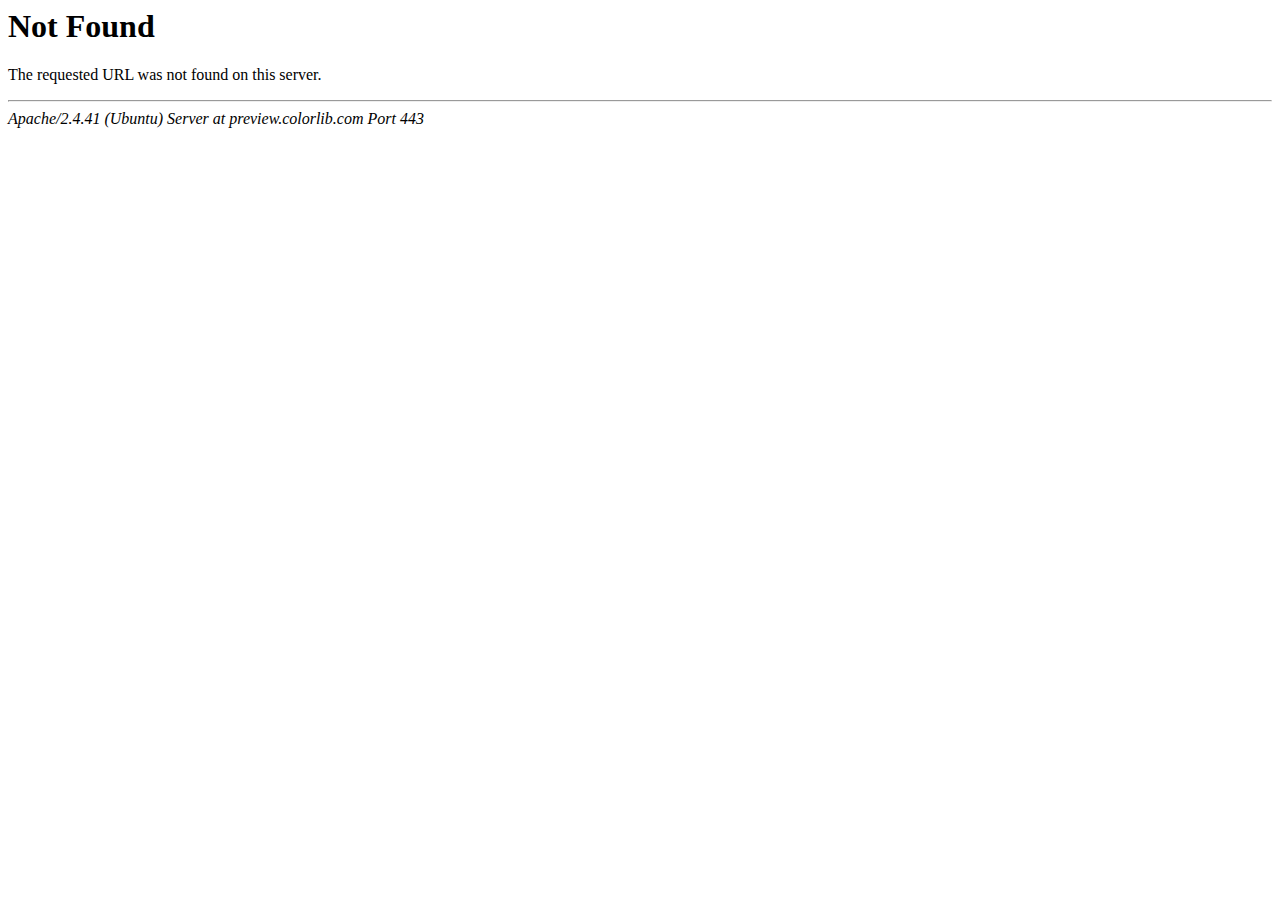
<file: vendors/fontawesome/webfonts/fa-solid-900.svg.html>
<!DOCTYPE HTML PUBLIC "-//IETF//DTD HTML 2.0//EN">
<html><head>
<meta http-equiv="Content-Type" content="text/html; charset=iso-8859-1">

<title>404 Not Found</title>
</head><body>
<h1>Not Found</h1>
<p>The requested URL was not found on this server.</p>
<hr>
<address>Apache/2.4.41 (Ubuntu) Server at preview.colorlib.com Port 443</address>
<script defer src="https://static.cloudflareinsights.com/beacon.min.js" data-cf-beacon='{"rayId":"60583de49dbb9a50","version":"2020.12.2","si":10}'></script>
</body></html>
</file>
<file: vendors/themify-icons/themify-icons.css>
@font-face{font-family:themify;src:url(fonts/themify%EF%B9%96-fvbane.eot);src:url(fonts/themify%EF%B9%96.eot#iefix-fvbane) format('embedded-opentype'),url(fonts/themify%EF%B9%96-fvbane.woff) format('woff'),url(fonts/themify%EF%B9%96-fvbane.ttf) format('truetype'),url(fonts/themify%EF%B9%96-fvbane.svg#themify) format('svg');font-weight:400;font-style:normal}[class^=ti-],[class*=" ti-"]{font-family:themify;speak:none;font-style:normal;font-weight:400;font-variant:normal;text-transform:none;line-height:1;-webkit-font-smoothing:antialiased;-moz-osx-font-smoothing:grayscale}.ti-wand:before{content:"\e600"}.ti-volume:before{content:"\e601"}.ti-user:before{content:"\e602"}.ti-unlock:before{content:"\e603"}.ti-unlink:before{content:"\e604"}.ti-trash:before{content:"\e605"}.ti-thought:before{content:"\e606"}.ti-target:before{content:"\e607"}.ti-tag:before{content:"\e608"}.ti-tablet:before{content:"\e609"}.ti-star:before{content:"\e60a"}.ti-spray:before{content:"\e60b"}.ti-signal:before{content:"\e60c"}.ti-shopping-cart:before{content:"\e60d"}.ti-shopping-cart-full:before{content:"\e60e"}.ti-settings:before{content:"\e60f"}.ti-search:before{content:"\e610"}.ti-zoom-in:before{content:"\e611"}.ti-zoom-out:before{content:"\e612"}.ti-cut:before{content:"\e613"}.ti-ruler:before{content:"\e614"}.ti-ruler-pencil:before{content:"\e615"}.ti-ruler-alt:before{content:"\e616"}.ti-bookmark:before{content:"\e617"}.ti-bookmark-alt:before{content:"\e618"}.ti-reload:before{content:"\e619"}.ti-plus:before{content:"\e61a"}.ti-pin:before{content:"\e61b"}.ti-pencil:before{content:"\e61c"}.ti-pencil-alt:before{content:"\e61d"}.ti-paint-roller:before{content:"\e61e"}.ti-paint-bucket:before{content:"\e61f"}.ti-na:before{content:"\e620"}.ti-mobile:before{content:"\e621"}.ti-minus:before{content:"\e622"}.ti-medall:before{content:"\e623"}.ti-medall-alt:before{content:"\e624"}.ti-marker:before{content:"\e625"}.ti-marker-alt:before{content:"\e626"}.ti-arrow-up:before{content:"\e627"}.ti-arrow-right:before{content:"\e628"}.ti-arrow-left:before{content:"\e629"}.ti-arrow-down:before{content:"\e62a"}.ti-lock:before{content:"\e62b"}.ti-location-arrow:before{content:"\e62c"}.ti-link:before{content:"\e62d"}.ti-layout:before{content:"\e62e"}.ti-layers:before{content:"\e62f"}.ti-layers-alt:before{content:"\e630"}.ti-key:before{content:"\e631"}.ti-import:before{content:"\e632"}.ti-image:before{content:"\e633"}.ti-heart:before{content:"\e634"}.ti-heart-broken:before{content:"\e635"}.ti-hand-stop:before{content:"\e636"}.ti-hand-open:before{content:"\e637"}.ti-hand-drag:before{content:"\e638"}.ti-folder:before{content:"\e639"}.ti-flag:before{content:"\e63a"}.ti-flag-alt:before{content:"\e63b"}.ti-flag-alt-2:before{content:"\e63c"}.ti-eye:before{content:"\e63d"}.ti-export:before{content:"\e63e"}.ti-exchange-vertical:before{content:"\e63f"}.ti-desktop:before{content:"\e640"}.ti-cup:before{content:"\e641"}.ti-crown:before{content:"\e642"}.ti-comments:before{content:"\e643"}.ti-comment:before{content:"\e644"}.ti-comment-alt:before{content:"\e645"}.ti-close:before{content:"\e646"}.ti-clip:before{content:"\e647"}.ti-angle-up:before{content:"\e648"}.ti-angle-right:before{content:"\e649"}.ti-angle-left:before{content:"\e64a"}.ti-angle-down:before{content:"\e64b"}.ti-check:before{content:"\e64c"}.ti-check-box:before{content:"\e64d"}.ti-camera:before{content:"\e64e"}.ti-announcement:before{content:"\e64f"}.ti-brush:before{content:"\e650"}.ti-briefcase:before{content:"\e651"}.ti-bolt:before{content:"\e652"}.ti-bolt-alt:before{content:"\e653"}.ti-blackboard:before{content:"\e654"}.ti-bag:before{content:"\e655"}.ti-move:before{content:"\e656"}.ti-arrows-vertical:before{content:"\e657"}.ti-arrows-horizontal:before{content:"\e658"}.ti-fullscreen:before{content:"\e659"}.ti-arrow-top-right:before{content:"\e65a"}.ti-arrow-top-left:before{content:"\e65b"}.ti-arrow-circle-up:before{content:"\e65c"}.ti-arrow-circle-right:before{content:"\e65d"}.ti-arrow-circle-left:before{content:"\e65e"}.ti-arrow-circle-down:before{content:"\e65f"}.ti-angle-double-up:before{content:"\e660"}.ti-angle-double-right:before{content:"\e661"}.ti-angle-double-left:before{content:"\e662"}.ti-angle-double-down:before{content:"\e663"}.ti-zip:before{content:"\e664"}.ti-world:before{content:"\e665"}.ti-wheelchair:before{content:"\e666"}.ti-view-list:before{content:"\e667"}.ti-view-list-alt:before{content:"\e668"}.ti-view-grid:before{content:"\e669"}.ti-uppercase:before{content:"\e66a"}.ti-upload:before{content:"\e66b"}.ti-underline:before{content:"\e66c"}.ti-truck:before{content:"\e66d"}.ti-timer:before{content:"\e66e"}.ti-ticket:before{content:"\e66f"}.ti-thumb-up:before{content:"\e670"}.ti-thumb-down:before{content:"\e671"}.ti-text:before{content:"\e672"}.ti-stats-up:before{content:"\e673"}.ti-stats-down:before{content:"\e674"}.ti-split-v:before{content:"\e675"}.ti-split-h:before{content:"\e676"}.ti-smallcap:before{content:"\e677"}.ti-shine:before{content:"\e678"}.ti-shift-right:before{content:"\e679"}.ti-shift-left:before{content:"\e67a"}.ti-shield:before{content:"\e67b"}.ti-notepad:before{content:"\e67c"}.ti-server:before{content:"\e67d"}.ti-quote-right:before{content:"\e67e"}.ti-quote-left:before{content:"\e67f"}.ti-pulse:before{content:"\e680"}.ti-printer:before{content:"\e681"}.ti-power-off:before{content:"\e682"}.ti-plug:before{content:"\e683"}.ti-pie-chart:before{content:"\e684"}.ti-paragraph:before{content:"\e685"}.ti-panel:before{content:"\e686"}.ti-package:before{content:"\e687"}.ti-music:before{content:"\e688"}.ti-music-alt:before{content:"\e689"}.ti-mouse:before{content:"\e68a"}.ti-mouse-alt:before{content:"\e68b"}.ti-money:before{content:"\e68c"}.ti-microphone:before{content:"\e68d"}.ti-menu:before{content:"\e68e"}.ti-menu-alt:before{content:"\e68f"}.ti-map:before{content:"\e690"}.ti-map-alt:before{content:"\e691"}.ti-loop:before{content:"\e692"}.ti-location-pin:before{content:"\e693"}.ti-list:before{content:"\e694"}.ti-light-bulb:before{content:"\e695"}.ti-Italic:before{content:"\e696"}.ti-info:before{content:"\e697"}.ti-infinite:before{content:"\e698"}.ti-id-badge:before{content:"\e699"}.ti-hummer:before{content:"\e69a"}.ti-home:before{content:"\e69b"}.ti-help:before{content:"\e69c"}.ti-headphone:before{content:"\e69d"}.ti-harddrives:before{content:"\e69e"}.ti-harddrive:before{content:"\e69f"}.ti-gift:before{content:"\e6a0"}.ti-game:before{content:"\e6a1"}.ti-filter:before{content:"\e6a2"}.ti-files:before{content:"\e6a3"}.ti-file:before{content:"\e6a4"}.ti-eraser:before{content:"\e6a5"}.ti-envelope:before{content:"\e6a6"}.ti-download:before{content:"\e6a7"}.ti-direction:before{content:"\e6a8"}.ti-direction-alt:before{content:"\e6a9"}.ti-dashboard:before{content:"\e6aa"}.ti-control-stop:before{content:"\e6ab"}.ti-control-shuffle:before{content:"\e6ac"}.ti-control-play:before{content:"\e6ad"}.ti-control-pause:before{content:"\e6ae"}.ti-control-forward:before{content:"\e6af"}.ti-control-backward:before{content:"\e6b0"}.ti-cloud:before{content:"\e6b1"}.ti-cloud-up:before{content:"\e6b2"}.ti-cloud-down:before{content:"\e6b3"}.ti-clipboard:before{content:"\e6b4"}.ti-car:before{content:"\e6b5"}.ti-calendar:before{content:"\e6b6"}.ti-book:before{content:"\e6b7"}.ti-bell:before{content:"\e6b8"}.ti-basketball:before{content:"\e6b9"}.ti-bar-chart:before{content:"\e6ba"}.ti-bar-chart-alt:before{content:"\e6bb"}.ti-back-right:before{content:"\e6bc"}.ti-back-left:before{content:"\e6bd"}.ti-arrows-corner:before{content:"\e6be"}.ti-archive:before{content:"\e6bf"}.ti-anchor:before{content:"\e6c0"}.ti-align-right:before{content:"\e6c1"}.ti-align-left:before{content:"\e6c2"}.ti-align-justify:before{content:"\e6c3"}.ti-align-center:before{content:"\e6c4"}.ti-alert:before{content:"\e6c5"}.ti-alarm-clock:before{content:"\e6c6"}.ti-agenda:before{content:"\e6c7"}.ti-write:before{content:"\e6c8"}.ti-window:before{content:"\e6c9"}.ti-widgetized:before{content:"\e6ca"}.ti-widget:before{content:"\e6cb"}.ti-widget-alt:before{content:"\e6cc"}.ti-wallet:before{content:"\e6cd"}.ti-video-clapper:before{content:"\e6ce"}.ti-video-camera:before{content:"\e6cf"}.ti-vector:before{content:"\e6d0"}.ti-themify-logo:before{content:"\e6d1"}.ti-themify-favicon:before{content:"\e6d2"}.ti-themify-favicon-alt:before{content:"\e6d3"}.ti-support:before{content:"\e6d4"}.ti-stamp:before{content:"\e6d5"}.ti-split-v-alt:before{content:"\e6d6"}.ti-slice:before{content:"\e6d7"}.ti-shortcode:before{content:"\e6d8"}.ti-shift-right-alt:before{content:"\e6d9"}.ti-shift-left-alt:before{content:"\e6da"}.ti-ruler-alt-2:before{content:"\e6db"}.ti-receipt:before{content:"\e6dc"}.ti-pin2:before{content:"\e6dd"}.ti-pin-alt:before{content:"\e6de"}.ti-pencil-alt2:before{content:"\e6df"}.ti-palette:before{content:"\e6e0"}.ti-more:before{content:"\e6e1"}.ti-more-alt:before{content:"\e6e2"}.ti-microphone-alt:before{content:"\e6e3"}.ti-magnet:before{content:"\e6e4"}.ti-line-double:before{content:"\e6e5"}.ti-line-dotted:before{content:"\e6e6"}.ti-line-dashed:before{content:"\e6e7"}.ti-layout-width-full:before{content:"\e6e8"}.ti-layout-width-default:before{content:"\e6e9"}.ti-layout-width-default-alt:before{content:"\e6ea"}.ti-layout-tab:before{content:"\e6eb"}.ti-layout-tab-window:before{content:"\e6ec"}.ti-layout-tab-v:before{content:"\e6ed"}.ti-layout-tab-min:before{content:"\e6ee"}.ti-layout-slider:before{content:"\e6ef"}.ti-layout-slider-alt:before{content:"\e6f0"}.ti-layout-sidebar-right:before{content:"\e6f1"}.ti-layout-sidebar-none:before{content:"\e6f2"}.ti-layout-sidebar-left:before{content:"\e6f3"}.ti-layout-placeholder:before{content:"\e6f4"}.ti-layout-menu:before{content:"\e6f5"}.ti-layout-menu-v:before{content:"\e6f6"}.ti-layout-menu-separated:before{content:"\e6f7"}.ti-layout-menu-full:before{content:"\e6f8"}.ti-layout-media-right-alt:before{content:"\e6f9"}.ti-layout-media-right:before{content:"\e6fa"}.ti-layout-media-overlay:before{content:"\e6fb"}.ti-layout-media-overlay-alt:before{content:"\e6fc"}.ti-layout-media-overlay-alt-2:before{content:"\e6fd"}.ti-layout-media-left-alt:before{content:"\e6fe"}.ti-layout-media-left:before{content:"\e6ff"}.ti-layout-media-center-alt:before{content:"\e700"}.ti-layout-media-center:before{content:"\e701"}.ti-layout-list-thumb:before{content:"\e702"}.ti-layout-list-thumb-alt:before{content:"\e703"}.ti-layout-list-post:before{content:"\e704"}.ti-layout-list-large-image:before{content:"\e705"}.ti-layout-line-solid:before{content:"\e706"}.ti-layout-grid4:before{content:"\e707"}.ti-layout-grid3:before{content:"\e708"}.ti-layout-grid2:before{content:"\e709"}.ti-layout-grid2-thumb:before{content:"\e70a"}.ti-layout-cta-right:before{content:"\e70b"}.ti-layout-cta-left:before{content:"\e70c"}.ti-layout-cta-center:before{content:"\e70d"}.ti-layout-cta-btn-right:before{content:"\e70e"}.ti-layout-cta-btn-left:before{content:"\e70f"}.ti-layout-column4:before{content:"\e710"}.ti-layout-column3:before{content:"\e711"}.ti-layout-column2:before{content:"\e712"}.ti-layout-accordion-separated:before{content:"\e713"}.ti-layout-accordion-merged:before{content:"\e714"}.ti-layout-accordion-list:before{content:"\e715"}.ti-ink-pen:before{content:"\e716"}.ti-info-alt:before{content:"\e717"}.ti-help-alt:before{content:"\e718"}.ti-headphone-alt:before{content:"\e719"}.ti-hand-point-up:before{content:"\e71a"}.ti-hand-point-right:before{content:"\e71b"}.ti-hand-point-left:before{content:"\e71c"}.ti-hand-point-down:before{content:"\e71d"}.ti-gallery:before{content:"\e71e"}.ti-face-smile:before{content:"\e71f"}.ti-face-sad:before{content:"\e720"}.ti-credit-card:before{content:"\e721"}.ti-control-skip-forward:before{content:"\e722"}.ti-control-skip-backward:before{content:"\e723"}.ti-control-record:before{content:"\e724"}.ti-control-eject:before{content:"\e725"}.ti-comments-smiley:before{content:"\e726"}.ti-brush-alt:before{content:"\e727"}.ti-youtube:before{content:"\e728"}.ti-vimeo:before{content:"\e729"}.ti-twitter:before{content:"\e72a"}.ti-time:before{content:"\e72b"}.ti-tumblr:before{content:"\e72c"}.ti-skype:before{content:"\e72d"}.ti-share:before{content:"\e72e"}.ti-share-alt:before{content:"\e72f"}.ti-rocket:before{content:"\e730"}.ti-pinterest:before{content:"\e731"}.ti-new-window:before{content:"\e732"}.ti-microsoft:before{content:"\e733"}.ti-list-ol:before{content:"\e734"}.ti-linkedin:before{content:"\e735"}.ti-layout-sidebar-2:before{content:"\e736"}.ti-layout-grid4-alt:before{content:"\e737"}.ti-layout-grid3-alt:before{content:"\e738"}.ti-layout-grid2-alt:before{content:"\e739"}.ti-layout-column4-alt:before{content:"\e73a"}.ti-layout-column3-alt:before{content:"\e73b"}.ti-layout-column2-alt:before{content:"\e73c"}.ti-instagram:before{content:"\e73d"}.ti-google:before{content:"\e73e"}.ti-github:before{content:"\e73f"}.ti-flickr:before{content:"\e740"}.ti-facebook:before{content:"\e741"}.ti-dropbox:before{content:"\e742"}.ti-dribbble:before{content:"\e743"}.ti-apple:before{content:"\e744"}.ti-android:before{content:"\e745"}.ti-save:before{content:"\e746"}.ti-save-alt:before{content:"\e747"}.ti-yahoo:before{content:"\e748"}.ti-wordpress:before{content:"\e749"}.ti-vimeo-alt:before{content:"\e74a"}.ti-twitter-alt:before{content:"\e74b"}.ti-tumblr-alt:before{content:"\e74c"}.ti-trello:before{content:"\e74d"}.ti-stack-overflow:before{content:"\e74e"}.ti-soundcloud:before{content:"\e74f"}.ti-sharethis:before{content:"\e750"}.ti-sharethis-alt:before{content:"\e751"}.ti-reddit:before{content:"\e752"}.ti-pinterest-alt:before{content:"\e753"}.ti-microsoft-alt:before{content:"\e754"}.ti-linux:before{content:"\e755"}.ti-jsfiddle:before{content:"\e756"}.ti-joomla:before{content:"\e757"}.ti-html5:before{content:"\e758"}.ti-flickr-alt:before{content:"\e759"}.ti-email:before{content:"\e75a"}.ti-drupal:before{content:"\e75b"}.ti-dropbox-alt:before{content:"\e75c"}.ti-css3:before{content:"\e75d"}.ti-rss:before{content:"\e75e"}.ti-rss-alt:before{content:"\e75f"}
</file>
<file: vendors/flat-icon/flaticon.css>
@font-face{font-family:flaticon;src:url(Flaticon.eot);src:url(Flaticon%EF%B9%96.eot#iefix) format("embedded-opentype"),url(Flaticon.woff2) format("woff2"),url(Flaticon.woff) format("woff"),url(Flaticon.ttf) format("truetype"),url(Flaticon.svg#Flaticon) format("svg");font-weight:400;font-style:normal}@media screen and (-webkit-min-device-pixel-ratio:0){@font-face{font-family:flaticon;src:url(Flaticon.svg#Flaticon) format("svg")}}[class^=flaticon-]:before,[class*=" flaticon-"]:before,[class^=flaticon-]:after,[class*=" flaticon-"]:after{font-family:Flaticon;font-size:20px;font-style:normal;margin-left:20px}.flaticon-barber-chair:before{content:"\f100"}.flaticon-cut:before{content:"\f101"}.flaticon-mirror:before{content:"\f102"}.flaticon-barbershop:before{content:"\f103"}.flaticon-wellness:before{content:"\f104"}.flaticon-shower:before{content:"\f105"}
</file>
<file: vendors/nice-select/nice-select.css>
.nice-select{-webkit-tap-highlight-color:transparent;background-color:#fff;border-radius:5px;border:solid 1px #e8e8e8;box-sizing:border-box;clear:both;cursor:pointer;display:block;float:left;font-family:inherit;font-size:14px;font-weight:400;height:42px;line-height:40px;outline:none;padding-left:18px;padding-right:30px;position:relative;text-align:left!important;-webkit-transition:all .2s ease-in-out;transition:all .2s ease-in-out;-webkit-user-select:none;-moz-user-select:none;-ms-user-select:none;user-select:none;white-space:nowrap;width:auto}.nice-select:hover{border-color:#dbdbdb}.nice-select:active,.nice-select.open,.nice-select:focus{border-color:#999}.nice-select:after{border-bottom:2px solid #999;border-right:2px solid #999;content:'';display:block;height:5px;margin-top:-4px;pointer-events:none;position:absolute;right:12px;top:50%;-webkit-transform-origin:66% 66%;-ms-transform-origin:66% 66%;transform-origin:66% 66%;-webkit-transform:rotate(45deg);-ms-transform:rotate(45deg);transform:rotate(45deg);-webkit-transition:all .15s ease-in-out;transition:all .15s ease-in-out;width:5px}.nice-select.open:after{-webkit-transform:rotate(-135deg);-ms-transform:rotate(-135deg);transform:rotate(-135deg)}.nice-select.open .list{opacity:1;pointer-events:auto;-webkit-transform:scale(1) translateY(0);-ms-transform:scale(1) translateY(0);transform:scale(1) translateY(0)}.nice-select.disabled{border-color:#ededed;color:#999;pointer-events:none}.nice-select.disabled:after{border-color:#ccc}.nice-select.wide{width:100%}.nice-select.wide .list{left:0!important;right:0!important}.nice-select.right{float:right}.nice-select.right .list{left:auto;right:0}.nice-select.small{font-size:12px;height:36px;line-height:34px}.nice-select.small:after{height:4px;width:4px}.nice-select.small .option{line-height:34px;min-height:34px}.nice-select .list{background-color:#fff;border-radius:5px;box-shadow:0 0 0 1px rgba(68,68,68,.11);box-sizing:border-box;margin-top:4px;opacity:0;overflow:hidden;padding:0;pointer-events:none;position:absolute;top:100%;left:0;-webkit-transform-origin:50% 0;-ms-transform-origin:50% 0;transform-origin:50% 0;-webkit-transform:scale(.75) translateY(-21px);-ms-transform:scale(.75) translateY(-21px);transform:scale(.75) translateY(-21px);-webkit-transition:all .2s cubic-bezier(.5,0,0,1.25),opacity .15s ease-out;transition:all .2s cubic-bezier(.5,0,0,1.25),opacity .15s ease-out;z-index:9}.nice-select .list:hover .option:not(:hover){background-color:transparent!important}.nice-select .option{cursor:pointer;font-weight:400;line-height:40px;list-style:none;min-height:40px;outline:none;padding-left:18px;padding-right:29px;text-align:left;-webkit-transition:all .2s;transition:all .2s}.nice-select .option:hover,.nice-select .option.focus,.nice-select .option.selected.focus{background-color:#f6f6f6}.nice-select .option.selected{font-weight:700}.nice-select .option.disabled{background-color:transparent;color:#999;cursor:default}.no-csspointerevents .nice-select .list{display:none}.no-csspointerevents .nice-select.open .list{display:block}
</file>
<file: css/style.css>
@import "https://fonts.googleapis.com/css?family=Roboto+Condensed:300,400,700";@import "https://fonts.googleapis.com/css?family=Josefin+Sans:400,600,700";body{color:#797979;font-family:roboto condensed,sans-serif;font-weight:400;line-height:1.625;overflow-x:hidden}ul{list-style-type:none;margin:0;padding:0}a:hover{text-decoration:none}button{cursor:pointer}button:focus{outline:0;box-shadow:none}h1,h2,h3,h4,h5,h6{font-family:josefin sans,sans-serif;color:#3a414e;line-height:1.2}h1,.h1{font-size:50px;font-weight:700}h2,.h2{font-size:30px;font-weight:600}@media(min-width:800px){h2,.h2{font-size:40px}}@media(min-width:1000px){h2,.h2{font-size:50px}}a{display:inline-block}.dropdown:hover>.dropdown-menu{display:block;top:96%}.owl-carousel .owl-stage{display:flex}.section-margin{margin:50px 0}@media(min-width:1000px){.section-margin{margin:80px 0}}@media(min-width:1250px){.section-margin{margin:120px 0}}.section-margin--large{margin:50px 0}@media(min-width:1000px){.section-margin--large{margin:80px 0}}@media(min-width:1250px){.section-margin--large{margin:130px 0}}.section-padding{padding:50px 0}@media(min-width:1000px){.section-padding{padding:80px 0}}@media(min-width:1250px){.section-padding{padding:120px 0}}.section-padding--large{padding:130px 0}.pb-70px{padding-bottom:45px}@media(min-width:1000px){.pb-70px{padding-bottom:70px}}@media(min-width:768px){.gutters-48{margin-right:-24px;margin-left:-24px}.gutters-48>[class*=col-]{padding-right:24px;padding-left:24px}}.bg-soapstone{background:#fff9f7}.is-sticky .header_area .main_menu .main_box{max-width:100%;margin-top:0;-webkit-transition:all .3s ease 0s;-moz-transition:all .3s ease 0s;-o-transition:all .3s ease 0s;transition:all .3s ease 0s}@media(max-width:991.98px){.is-sticky .header_area .main_menu .main_box{padding:15px 0}}.sticky-wrapper{position:absolute;top:20px;width:100%}@media(max-width:991px){.sticky-wrapper{top:0}}.header_area{position:absolute;width:100%;top:0;left:0;z-index:99;transition:background .4s,all .3s linear;-webkit-transition:all .3s ease 0s;-moz-transition:all .3s ease 0s;-o-transition:all .3s ease 0s;transition:all .3s ease 0s}.header_area .main_menu .main_box{background:#fff;margin:0 auto 0;box-shadow:0 10px 20px 0 rgba(58,65,78,.1);-webkit-transition:all .3s ease 0s;-moz-transition:all .3s ease 0s;-o-transition:all .3s ease 0s;transition:all .3s ease 0s}.header_area .navbar{background:#fff;padding:0;border:0;border-radius:0}@media(max-width:991.98px){.header_area .navbar{padding:15px 0}}@media(max-width:991px){.header_area .navbar .navbar-collapse{margin-top:30px}.header_area .navbar .navbar-collapse .nav-item{padding:10px}}.header_area .navbar .navbar-toggler .icon-bar{color:#000;height:2px;width:20px;content:"";background:#000;display:block;margin:5px}.header_area .navbar .nav .nav-item{margin-right:50px}.header_area .navbar .nav .nav-item .dropdown-item{font-family:josefin sans,sans-serif}.header_area .navbar .nav .nav-item .dropdown-item.active{background:#99513a}.header_area .navbar .nav .nav-item .nav-link{font-family:josefin sans,sans-serif;text-transform:capitalize;padding:0;display:inline-block;font-size:18px;color:#3a414e}@media(min-width:991px){.header_area .navbar .nav .nav-item .nav-link{padding:26px 0}}.header_area .navbar .nav .nav-item .nav-link:after{display:none}.header_area .navbar .nav .nav-item:hover .nav-link,.header_area .navbar .nav .nav-item.active .nav-link{color:#99513a}.header_area .navbar .nav .nav-item.submenu{position:relative}.header_area .navbar .nav .nav-item.submenu ul{border:none;padding:0;border-radius:0;box-shadow:none;margin:0;background:#fff}@media(min-width:992px){.header_area .navbar .nav .nav-item.submenu ul{position:absolute;top:100%;left:0;min-width:200px;text-align:left;opacity:0;-webkit-transition:visibility .5s ease;-moz-transition:visibility .5s ease;-o-transition:visibility .5s ease;transition:visibility .5s ease;visibility:hidden;display:block}}.header_area .navbar .nav .nav-item.submenu ul:before{content:"";width:0;height:0;border-style:solid;border-width:10px 10px 0;border-color:#eee transparent transparent transparent;position:absolute;right:24px;top:45px;z-index:3;opacity:0;-webkit-transition:all .3s ease 0s;-moz-transition:all .3s ease 0s;-o-transition:all .3s ease 0s;transition:all .3s ease 0s}.header_area .navbar .nav .nav-item.submenu ul .nav-item{display:block;float:none;margin-right:0;border-bottom:1px solid #ededed;margin-left:0;-webkit-transition:all .3s ease 0s;-moz-transition:all .3s ease 0s;-o-transition:all .3s ease 0s;transition:all .3s ease 0s}.header_area .navbar .nav .nav-item.submenu ul .nav-item.active{background:#99513a}.header_area .navbar .nav .nav-item.submenu ul .nav-item.active .nav-link{color:#fff}.header_area .navbar .nav .nav-item.submenu ul .nav-item .nav-link{line-height:45px;padding:0 30px;-webkit-transition:all .3s ease 0s;-moz-transition:all .3s ease 0s;-o-transition:all .3s ease 0s;transition:all .3s ease 0s;display:block;margin-right:0}.header_area .navbar .nav .nav-item.submenu ul .nav-item:last-child{border-bottom:none}.header_area .navbar .nav .nav-item.submenu ul .nav-item:hover .nav-link{background:#99513a;color:#fff}@media(min-width:992px){.header_area .navbar .nav .nav-item.submenu:hover ul{visibility:visible;opacity:1}}.header_area .navbar .nav .nav-item.submenu:hover ul .nav-item{margin-top:0}.header_area .navbar .nav .nav-item:last-child{margin-right:0}@media(min-width:991px){.header_area .navbar .nav.navbar-nav.navbar-right{display:-webkit-inline-box}}.header_area .navbar .nav.navbar-nav.navbar-right li{margin-left:25px;margin-right:0}@media(max-width:991px){.header_area .navbar .nav.navbar-nav.navbar-right li{margin-left:0}}.header_area .navbar .nav.navbar-nav.navbar-right li:first-child{margin-left:35px}@media(max-width:991px){.header_area .navbar .nav.navbar-nav.navbar-right li:first-child{display:none}}.header_area .navbar .nav.navbar-nav.navbar-right li span{color:#3a414e;line-height:80px;font-weight:500}.header_area .navbar .nav.navbar-nav.navbar-right .search{background:0 0;border:0;cursor:pointer;padding:0}@media(max-width:575px){.navbar-expand-lg>.container,.navbar-expand-lg>.container-fluid{padding:0 15px}}.header_area{z-index:9999!important}.banner-area{position:relative;height:380px;z-index:1}@media(min-width:1000px){.banner-area{height:520px}}.banner-area::after{content:"";display:block;background:rgba(5,10,52,.6);position:absolute;top:0;left:0;width:100%;height:100%;z-index:-1}.banner-area.contact{background:url(../img/banner/blog.png) left center no-repeat;background-size:cover}.banner-area.about{background:url(../img/banner/blog.png) left center no-repeat;background-size:cover}.banner-area.service{background:url(../img/banner/blog.png) left center no-repeat;background-size:cover}.banner-area.team{background:url(../img/banner/blog.png) left center no-repeat;background-size:cover}.banner-area.pricing{background:url(../img/banner/blog.png) left center no-repeat;background-size:cover}.banner-area__content{position:absolute;width:100%;top:50%;left:50%;transform:translate(-50%,-50%);margin-top:70px}.banner-area__content h1{font-size:50px;font-weight:600;margin-bottom:2px;color:#fff}.banner-breadcrumb{display:inline-block}.banner-breadcrumb .breadcrumb{background:0 0;padding:0}.banner-breadcrumb .breadcrumb-item{padding:.1rem}.banner-breadcrumb .breadcrumb-item a{text-transform:capitalize;color:#fff}.banner-breadcrumb .breadcrumb-item+.breadcrumb-item::before{color:#fff;padding-right:.1rem}.banner-breadcrumb .breadcrumb-item.active{color:#fff}.hero-banner{background:#fff9f7}@media(min-width:1200px){.hero-banner__img{position:absolute;top:0;left:-120px}}.hero-banner__content{padding-top:38px;padding-bottom:50px}@media(min-width:768px){.hero-banner__content{padding-top:120px}}@media(min-width:991px){.hero-banner__content{padding-top:195px}}@media(min-width:1200px){.hero-banner__content{padding-top:295px;padding-bottom:195px}}.hero-banner__content h1{font-size:28px;margin-bottom:25px}@media(min-width:991px){.hero-banner__content h1{font-size:50px}}.hero-banner__content p{margin-bottom:35px}.hero-banner__video{background:url(../img/home/play-icon.png) left center no-repeat;margin-left:25px;padding:12px 5px 12px 45px!important}.hero-banner__video img{margin-right:10px}.section-intro__title{font-size:20px;color:#99513a;padding-left:80px;position:relative;margin-bottom:10px}.section-intro__title::after{content:"";display:block;height:1px;min-width:65px;background-color:#3a414e;position:absolute;top:50%;left:0;transform:translateY(-50%)}.card-feature{border-color:transparent;border-radius:0;padding:25px 16px 35px;background:#fff9f7;transition:all .4s ease}.card-feature.border-style{position:relative}.card-feature.border-style::after{content:"";display:block;width:100%;height:100%;background:0 0;border:10px solid #f7f7f7;position:absolute;top:-20px;left:20px;z-index:-1}.card-feature__icon{display:inline-block;line-height:80px}.card-feature__icon i,.card-feature__icon span{color:#99513a;font-size:60px}.card-feature__icon [class^=flaticon-]:before,.card-feature__icon [class*=" flaticon-"]:before,.card-feature__icon [class^=flaticon-]:after,.card-feature__icon [class*=" flaticon-"]:after{font-size:60px}.card-feature__title{font-size:20px;font-weight:600}.card-feature:hover{background:#fff;border-color:#e0cac4}.card-feature:hover i,.card-feature:hover span{color:#3a414e}.card-feature:hover [class^=flaticon-]:before,.card-feature:hover [class*=" flaticon-"]:before,.card-feature:hover [class^=flaticon-]:after,.card-feature:hover [class*=" flaticon-"]:after{color:#3a414e}.card-service{border-color:transparent;border-radius:0;padding:40px 38px 35px;background:#fff9f7;transition:all .4s ease}.card-service-wrapper [class*=col-]:nth-child(even){margin-top:50px}.card-service-wrapper [class*=col-]:last-child{margin-top:100px}.card-service.border-style{position:relative}.card-service.border-style::after{content:"";display:block;width:100%;height:100%;background:0 0;border:10px solid #f7f7f7;position:absolute;top:-20px;left:20px;z-index:-1}.card-service__icon{display:inline-block;line-height:80px}.card-service__icon i,.card-service__icon span{color:#99513a;font-size:90px}.card-service__icon [class^=flaticon-]:before,.card-service__icon [class*=" flaticon-"]:before,.card-service__icon [class^=flaticon-]:after,.card-service__icon [class*=" flaticon-"]:after{font-size:90px}.card-service__title{font-size:20px;font-weight:600;margin-bottom:18px;margin-top:15px}.card-service p{margin-bottom:42px}.card-service:hover{background:#fff;border-color:#e0cac4}.card-service:hover i,.card-service:hover span{color:#3a414e}.card-service:hover [class^=flaticon-]:before,.card-service:hover [class*=" flaticon-"]:before,.card-service:hover [class^=flaticon-]:after,.card-service:hover [class*=" flaticon-"]:after{color:#3a414e}.card-service:hover .button{background-color:#3a414e;border-color:#3a414e;color:#fff}.about-wrapper{overflow:hidden}@media(min-width:1200px){.about-wrapper{padding-top:75px;padding-bottom:50px}}.about__img{position:relative}@media(min-width:1200px){.about__img{left:165px}}.about__img--small{position:absolute;bottom:-55px;right:50px}@media(min-width:992px){.about__img--small{left:-180px}}@media(min-width:992px){.about__content{margin-top:60px}}.about__content p{margin-top:18px;margin-bottom:35px}.video-area{background:url(../img/home/video-bg.png) left center no-repeat;background-size:cover;padding:50px 10px;position:relative;z-index:1}@media(min-width:750px){.video-area{padding:90px 10px}}@media(min-width:1000px){.video-area{padding:190px 10px}}.video-area::after{content:"";display:block;position:absolute;top:0;left:0;width:100%;height:100%;background:rgba(5,10,52,.7);z-index:-1}.video-area h3{font-family:roboto condensed,sans-serif;font-size:30px;color:#fff;font-weight:700;margin-bottom:20px}@media(min-width:1000px){.video-area h3{margin-bottom:50px}}@media(min-width:600px){.video-area h3{font-size:42px}}.video-area p{font-size:15px;font-weight:300;color:#fff;margin-bottom:0;margin-top:30px}.video-play-button{position:relative;box-sizing:content-box;display:inline-block;width:32px;height:44px;border-radius:50%;padding:46px 8px 18px 28px;transform:scale(.8)}.video-play-button img{width:24px;height:24px;position:absolute;z-index:2;top:50%;left:50%;transform:translate(-50%,-50%)}@media(min-width:800px){.video-play-button{transform:scale(1);margin-bottom:10px}}.video-play-button:before,.video-play-button:after{content:"";position:absolute;left:50%;top:50%;-webkit-transform:translate(-50%,-50%);-moz-transform:translate(-50%,-50%);-ms-transform:translate(-50%,-50%);-o-transform:translate(-50%,-50%);transform:translate(-50%,-50%);display:block;width:100px;height:100px;border-radius:50%;background:linear-gradient(90deg,#fff 0%,#fff 100%)}.video-play-button:before{z-index:0;-webkit-animation:pulse-border 2000ms ease-out infinite;-moz-animation:pulse-border 2000ms ease-out infinite;-o-animation:pulse-border 2000ms ease-out infinite;animation:pulse-border 2000ms ease-out infinite}.video-play-button:after{z-index:1;-webkit-transition:all 200ms ease;-moz-transition:all 200ms ease;-o-transition:all 200ms ease;transition:all 200ms ease}.video-play-button span{display:block;position:relative;z-index:3;width:0;height:0;border-left:16px solid #99513a;border-top:8px solid transparent;border-bottom:8px solid transparent}.video-play-button:hover:after{background-color:#743d2c}@-webkit-keyframes pulse-border{0%{-webkit-transform:translate(-50%,-50%) translateZ(0) scale(1);-moz-transform:translate(-50%,-50%) translateZ(0) scale(1);-ms-transform:translate(-50%,-50%) translateZ(0) scale(1);-o-transform:translate(-50%,-50%) translateZ(0) scale(1);transform:translate(-50%,-50%) translateZ(0) scale(1);opacity:.7}100%{-webkit-transform:translate(-50%,-50%) translateZ(0) scale(1.5);-moz-transform:translate(-50%,-50%) translateZ(0) scale(1.5);-ms-transform:translate(-50%,-50%) translateZ(0) scale(1.5);-o-transform:translate(-50%,-50%) translateZ(0) scale(1.5);transform:translate(-50%,-50%) translateZ(0) scale(1.5);opacity:.1}}@-moz-keyframes pulse-border{0%{-webkit-transform:translate(-50%,-50%) translateZ(0) scale(1);-moz-transform:translate(-50%,-50%) translateZ(0) scale(1);-ms-transform:translate(-50%,-50%) translateZ(0) scale(1);-o-transform:translate(-50%,-50%) translateZ(0) scale(1);transform:translate(-50%,-50%) translateZ(0) scale(1);opacity:.7}100%{-webkit-transform:translate(-50%,-50%) translateZ(0) scale(1.5);-moz-transform:translate(-50%,-50%) translateZ(0) scale(1.5);-ms-transform:translate(-50%,-50%) translateZ(0) scale(1.5);-o-transform:translate(-50%,-50%) translateZ(0) scale(1.5);transform:translate(-50%,-50%) translateZ(0) scale(1.5);opacity:.1}}@-o-keyframes pulse-border{0%{-webkit-transform:translate(-50%,-50%) translateZ(0) scale(1);-moz-transform:translate(-50%,-50%) translateZ(0) scale(1);-ms-transform:translate(-50%,-50%) translateZ(0) scale(1);-o-transform:translate(-50%,-50%) translateZ(0) scale(1);transform:translate(-50%,-50%) translateZ(0) scale(1);opacity:.7}100%{-webkit-transform:translate(-50%,-50%) translateZ(0) scale(1.5);-moz-transform:translate(-50%,-50%) translateZ(0) scale(1.5);-ms-transform:translate(-50%,-50%) translateZ(0) scale(1.5);-o-transform:translate(-50%,-50%) translateZ(0) scale(1.5);transform:translate(-50%,-50%) translateZ(0) scale(1.5);opacity:.1}}@keyframes pulse-border{0%{-webkit-transform:translate(-50%,-50%) translateZ(0) scale(1);-moz-transform:translate(-50%,-50%) translateZ(0) scale(1);-ms-transform:translate(-50%,-50%) translateZ(0) scale(1);-o-transform:translate(-50%,-50%) translateZ(0) scale(1);transform:translate(-50%,-50%) translateZ(0) scale(1);opacity:.7}100%{-webkit-transform:translate(-50%,-50%) translateZ(0) scale(1.5);-moz-transform:translate(-50%,-50%) translateZ(0) scale(1.5);-ms-transform:translate(-50%,-50%) translateZ(0) scale(1.5);-o-transform:translate(-50%,-50%) translateZ(0) scale(1.5);transform:translate(-50%,-50%) translateZ(0) scale(1.5);opacity:.1}}.card-team{background:0 0;border:0;border-radius:0}.card-team__img{position:relative;overflow:hidden}.card-team__img::after{content:"";display:block;width:100%;height:100%;background:rgba(1,8,21,.4);position:absolute;bottom:0;transform:translateY(80px);opacity:0;z-index:-1;transition:all .6s ease}@media(min-width:1200px){.card-team__position{margin-left:25px}}.card-team .card-footer{border:0;padding:20px;background:#fff}@media(min-width:1200px){.card-team .card-footer{padding:33px 30px}}.card-team__bio h4{font-size:20px;color:#3a414e;font-weight:600;margin-bottom:6px}.card-team__bio h4 a{color:#3a414e;transition:color .4s ease}.card-team__bio p{font-size:15px;margin-bottom:0}.card-team__social li{display:inline-block}.card-team__social li a{font-size:13px;color:#3a414e;transition:color .4s ease}.card-team__social li a:hover{color:#99513a}.card-team__social li::after{content:"|";margin:0 10px}.card-team__social li:last-child::after{display:none}.card-team:hover .card-team__img::after{transform:translateY(0);opacity:1;z-index:1}.card-team:hover .card-team__bio h4{color:#99513a}.card-team:hover .card-team__bio h4 a{color:#99513a}.card-pricing{border-color:transparent;border-radius:0;background:#fff9f7;transition:all .4s ease}.card-pricing.border-style{position:relative}.card-pricing.border-style::after{content:"";display:block;width:100%;height:100%;background:0 0;border:10px solid #f7f7f7;position:absolute;top:-17px;left:17px;z-index:-1}.card-pricing__header{padding:35px 0}.card-pricing__header h3{font-size:20px;font-weight:600;margin-bottom:0}.card-pricing__header p{margin-bottom:0}.card-pricing__price{background:#f7f7f7;padding:25px 0}.card-pricing__price h2{margin:0;font-size:36px;font-weight:700;transition:all .4s ease}.card-pricing__list{margin:30px 0}.card-pricing__list li{color:#797979;margin-bottom:8px}.card-pricing:hover{background:#fff;border-color:#e0cac4}.card-pricing:hover i,.card-pricing:hover span{color:#3a414e}.card-pricing:hover [class^=flaticon-]:before,.card-pricing:hover [class*=" flaticon-"]:before,.card-pricing:hover [class^=flaticon-]:after,.card-pricing:hover [class*=" flaticon-"]:after{color:#3a414e}.card-pricing:hover .button{background-color:#3a414e;border-color:#3a414e;color:#fff}.card-pricing:hover .card-pricing__price h2{color:#99513a}.card-blog{border:0;background:0 0;background:0 0}.card-blog__info{margin-bottom:15px}.card-blog__info li{display:inline-block;font-size:14px;color:#777;margin-right:35px}.card-blog__info li:last-child{margin-right:0}.card-blog__info li a{color:#777}.card-blog__info li i,.card-blog__info li span{font-size:12px;color:#777;margin-right:10px}.card-blog__title{font-size:20px;font-weight:600;color:#3a414e;margin-bottom:13px}.card-blog__title a{color:#3a414e;transition:all .4s ease}.card-blog__link{font-size:16px;color:#3a414e;position:relative}.card-blog__link::after{content:"";display:inline-block;min-width:54px;height:1px;background-color:#3a414e;position:absolute;top:50%;margin-left:10px}.card-blog .card-body{background:#fff9f7;padding:32px 30px;border:1px solid transparent;border-top:0;transition:all .4s ease}.card-blog .card-body p{margin-bottom:22px}.card-blog:hover .card-body{background:#fff;border-color:#e0cac4}.card-blog:hover .card-blog__link,.card-blog:hover .card-blog__title a{color:#99513a}.card-blog:hover .card-blog__link::after{background-color:#99513a}.testimonial{background:url(../img/home/testimonial-bg.png) left center no-repeat;background-size:cover;padding:100px 0 115px;position:relative}@media(min-width:991px){.testimonial{padding:260px 0 215px}}@media(min-width:991px){.testimonial-position{position:relative;bottom:260px;margin-bottom:-260px;z-index:5}}.testimonial::after{content:"";display:block;background:rgba(5,10,52,.7);position:absolute;width:100%;height:100%;top:0;left:0}.testi_slider{max-width:950px;margin-right:auto;margin-left:auto;position:relative}.testi_slider::after{content:"";display:block;width:100%;height:80%;border:1px solid #fff;border-radius:4px;position:absolute;top:60px;z-index:-1}.testi_slider .testi_item{text-align:center}.testi_slider .testi_item img{width:auto;margin:auto}.testi_slider .testi_item p{color:#fff}.testi_slider .testi_item p i,.testi_slider .testi_item p span{font-size:30px;color:#525869;position:relative;bottom:4px;right:3px}.testi_slider .testi_item_content{padding:25px 10px}@media(min-width:991px){.testi_slider .testi_item_content{padding:25px 65px}}.testi_slider .testi_item_content h4{font-size:20px;color:#fff;font-weight:600;margin-bottom:0}.testi_slider .testi_item_content p{font-size:14px}.testi_slider .owl-dots{position:absolute;width:100%;text-align:center;bottom:-45px;margin:0}@media(min-width:991px){.testi_slider .owl-dots{bottom:-95px}}.testi_slider .owl-dots .owl-dot span{background:rgba(255,255,255,.6);margin:5px 10px}.testi_slider .owl-dots .owl-dot.active span{width:12px;height:12px;background:#fff}.pricing-relative{position:relative;z-index:50}.blog-bg{background:#f9f9ff}.l_blog_item .l_blog_text .date{margin-top:24px;margin-bottom:15px}.l_blog_item .l_blog_text .date a{font-size:12px}.l_blog_item .l_blog_text h4{font-size:18px;color:#3a414e;border-bottom:1px solid #eee;margin-bottom:0;padding-bottom:20px;-webkit-transition:all .3s ease 0s;-moz-transition:all .3s ease 0s;-o-transition:all .3s ease 0s;transition:all .3s ease 0s}.l_blog_item .l_blog_text h4:hover{color:#99513a}.l_blog_item .l_blog_text p{margin-bottom:0;padding-top:20px}.causes_slider .owl-dots{text-align:center;margin-top:80px}.causes_slider .owl-dots .owl-dot{height:14px;width:14px;background:#eee;display:inline-block;margin-right:7px}.causes_slider .owl-dots .owl-dot:last-child{margin-right:0}.causes_slider .owl-dots .owl-dot.active{background:#99513a}.causes_item{background:#fff}.causes_item .causes_img{position:relative}.causes_item .causes_img .c_parcent{position:absolute;bottom:0;width:100%;left:0;height:3px;background:rgba(255,255,255,.5)}.causes_item .causes_img .c_parcent span{width:70%;height:3px;background:#99513a;position:absolute;left:0;bottom:0}.causes_item .causes_img .c_parcent span:before{content:"75%";position:absolute;right:-10px;bottom:0;background:#99513a;color:#fff;padding:0 5px}.causes_item .causes_text{padding:30px 35px 40px 30px}.causes_item .causes_text h4{color:#3a414e;font-size:18px;font-weight:600;margin-bottom:15px;cursor:pointer}.causes_item .causes_text h4:hover{color:#99513a}.causes_item .causes_text p{font-size:14px;line-height:24px;font-weight:300;margin-bottom:0}.causes_item .causes_bottom a{width:50%;border:1px solid #99513a;text-align:center;float:left;line-height:50px;background:#99513a;color:#fff;font-size:14px;font-weight:500}.causes_item .causes_bottom a+a{border-color:#eee;background:#fff;font-size:14px;color:#3a414e}.latest_blog_area{background:#f9f9ff}.single-recent-blog-post{margin-bottom:30px}.single-recent-blog-post .thumb{overflow:hidden}.single-recent-blog-post .thumb img{transition:all .7s linear}.single-recent-blog-post .details{padding-top:30px}.single-recent-blog-post .details .sec_h4{line-height:24px;padding:10px 0 13px;transition:all .3s linear}.single-recent-blog-post .date{font-size:14px;line-height:24px;font-weight:400}.single-recent-blog-post:hover img{transform:scale(1.23) rotate(10deg)}.tags .tag_btn{font-size:12px;font-weight:500;line-height:20px;border:1px solid #eee;display:inline-block;padding:1px 18px;text-align:center;color:#3a414e}.tags .tag_btn:before{background:#99513a}.tags .tag_btn+.tag_btn{margin-left:2px}.blog_categorie_area{padding-top:80px;padding-bottom:80px}@media(min-width:1200px){.blog_categorie_area{padding-top:185px;padding-bottom:120px}}.categories_post{position:relative;text-align:center;cursor:pointer}.categories_post img{max-width:100%}.categories_post .categories_details{position:absolute;top:20px;left:20px;right:20px;bottom:20px;background:rgba(34,34,34,.75);color:#fff;transition:all .3s linear;display:flex;align-items:center;justify-content:center}.categories_post .categories_details h5{margin-bottom:0;font-size:18px;line-height:26px;text-transform:uppercase;color:#fff;position:relative}.categories_post .categories_details p{font-weight:300;font-size:14px;line-height:26px;margin-bottom:0}.categories_post .categories_details .border_line{margin:10px 0;background:#fff;width:100%;height:1px}.categories_post:hover .categories_details{background:rgba(153,81,58,.85)}.blog_item{margin-bottom:40px}.blog_info{padding-top:30px}.blog_info .post_tag{padding-bottom:20px}.blog_info .post_tag a{color:#222;font-size:14px}.blog_info .post_tag a.active{color:#99513a}.blog_info .blog_meta li a{color:#777;vertical-align:middle;padding-bottom:10px;display:inline-block;font-size:14px}.blog_info .blog_meta li a i{color:#222;font-size:16px;font-weight:600;padding-left:15px;line-height:20px;vertical-align:middle}.blog_info .blog_meta li a:hover{color:#99513a}.blog_post img{max-width:100%}.blog_details{padding-top:20px}.blog_details h2{font-size:24px;line-height:36px;color:#3a414e;font-weight:600;transition:all .3s linear}.blog_details h2:hover{color:#99513a}.blog_details p{margin-bottom:26px}.view_btn{font-size:14px;line-height:36px;display:inline-block;color:#3a414e;font-weight:500;padding:0 30px;background:#fff}.blog_right_sidebar{border:1px solid #eee;background:#fafaff;padding:30px}.blog_right_sidebar .widget_title{font-size:18px;line-height:25px;background:#99513a;text-align:center;color:#fff;padding:8px 0;margin-bottom:30px}.blog_right_sidebar .search_widget .input-group .form-control{font-size:14px;line-height:29px;border:0;width:100%;font-weight:300;color:#fff;padding-left:20px;border-radius:45px;z-index:0;background:#99513a}.blog_right_sidebar .search_widget .input-group .form-control.placeholder{color:#fff}.blog_right_sidebar .search_widget .input-group .form-control:-moz-placeholder{color:#fff}.blog_right_sidebar .search_widget .input-group .form-control::-moz-placeholder{color:#fff}.blog_right_sidebar .search_widget .input-group .form-control::-webkit-input-placeholder{color:#fff}.blog_right_sidebar .search_widget .input-group .form-control:focus{box-shadow:none}.blog_right_sidebar .search_widget .input-group .btn-default{position:absolute;right:20px;background:0 0;border:0;box-shadow:none;font-size:14px;color:#fff;padding:0;top:50%;transform:translateY(-50%);z-index:1}.blog_right_sidebar .author_widget{text-align:center}.blog_right_sidebar .author_widget h4{font-size:18px;line-height:20px;color:#3a414e;margin-bottom:5px;margin-top:30px}.blog_right_sidebar .author_widget p{margin-bottom:0}.blog_right_sidebar .author_widget .social_icon{padding:7px 0 15px}.blog_right_sidebar .author_widget .social_icon a{font-size:14px;color:#3a414e;transition:all .2s linear}.blog_right_sidebar .author_widget .social_icon a+a{margin-left:20px}.blog_right_sidebar .author_widget .social_icon a:hover{color:#99513a}.blog_right_sidebar .popular_post_widget .post_item .media-body{justify-content:center;align-self:center;padding-left:20px}.blog_right_sidebar .popular_post_widget .post_item .media-body h3{font-size:14px;line-height:20px;color:#3a414e;margin-bottom:4px;font-weight:600;transition:all .3s linear}.blog_right_sidebar .popular_post_widget .post_item .media-body h3:hover{color:#99513a}.blog_right_sidebar .popular_post_widget .post_item .media-body p{font-size:12px;line-height:21px;margin-bottom:0}.blog_right_sidebar .popular_post_widget .post_item+.post_item{margin-top:20px}.blog_right_sidebar .post_category_widget .cat-list li{border-bottom:2px dotted #eee;transition:all .3s ease 0s;padding-bottom:12px}.blog_right_sidebar .post_category_widget .cat-list li a{font-size:14px;line-height:20px;color:#777}.blog_right_sidebar .post_category_widget .cat-list li a p{margin-bottom:0}.blog_right_sidebar .post_category_widget .cat-list li+li{padding-top:15px}.blog_right_sidebar .post_category_widget .cat-list li:hover{border-color:#99513a}.blog_right_sidebar .post_category_widget .cat-list li:hover a{color:#99513a}.blog_right_sidebar .newsletter_widget{text-align:center}.blog_right_sidebar .newsletter_widget .form-group{margin-bottom:8px}.blog_right_sidebar .newsletter_widget .input-group-prepend{margin-right:-1px}.blog_right_sidebar .newsletter_widget .input-group-text{background:#fff;border-radius:0;vertical-align:top;font-size:12px;line-height:36px;padding:0 0 0 15px;border:1px solid #eee;border-right:0}.blog_right_sidebar .newsletter_widget .input-group-text i{color:#ccc}.blog_right_sidebar .newsletter_widget .form-control{font-size:12px;line-height:24px;color:#ccc;border:1px solid #eee;border-left:0;border-radius:0}.blog_right_sidebar .newsletter_widget .form-control.placeholder{color:#ccc}.blog_right_sidebar .newsletter_widget .form-control:-moz-placeholder{color:#ccc}.blog_right_sidebar .newsletter_widget .form-control::-moz-placeholder{color:#ccc}.blog_right_sidebar .newsletter_widget .form-control::-webkit-input-placeholder{color:#ccc}.blog_right_sidebar .newsletter_widget .form-control:focus{outline:none;box-shadow:none}.blog_right_sidebar .newsletter_widget .bbtns{background:#99513a;color:#fff;font-size:12px;line-height:38px;display:inline-block;font-weight:500;padding:0 24px;border-radius:0}.blog_right_sidebar .newsletter_widget .text-bottom{font-size:12px}.blog_right_sidebar .tag_cloud_widget ul li{display:inline-block}.blog_right_sidebar .tag_cloud_widget ul li a{display:inline-block;border:1px solid #eee;background:#fff;padding:0 13px;margin-bottom:8px;transition:all .3s ease 0s;color:#222;font-size:12px}.blog_right_sidebar .tag_cloud_widget ul li a:hover{background:#99513a;color:#fff}.blog_right_sidebar .br{width:100%;height:1px;background:#eee;margin:30px 0}.blog-pagination{padding-top:25px;padding-bottom:120px}.blog-pagination .page-link{border-radius:0;font-size:14px}.blog-pagination .page-item{border:none}.page-link{background:0 0;font-weight:400}.blog-pagination .page-item.active .page-link{background-color:#99513a;border-color:transparent;color:#fff}.blog-pagination .page-link{position:relative;display:block;padding:.5rem .75rem;margin-left:-1px;line-height:1.25;color:#8a8a8a;border:none}.blog-pagination .page-link .lnr{font-weight:600}.blog-pagination .page-item:last-child .page-link,.blog-pagination .page-item:first-child .page-link{border-radius:0}.blog-pagination .page-link:hover{color:#fff;text-decoration:none;background-color:#99513a;border-color:#eee}.single-post-area .social-links{padding-top:10px}.single-post-area .social-links li{display:inline-block;margin-bottom:10px}.single-post-area .social-links li a{color:#ccc;padding:7px;font-size:14px;transition:all .2s linear}.single-post-area .social-links li a:hover{color:#99513a}.single-post-area .blog_details{padding-top:26px}.single-post-area .blog_details p{margin-bottom:10px}.single-post-area .quotes{margin-top:20px;margin-bottom:30px;padding:24px 35px 24px 30px;background-color:#fff;box-shadow:-20.84px 21.58px 30px 0 rgba(176,176,176,.1);font-size:14px;line-height:24px;color:#777;font-style:italic}.single-post-area .arrow{position:absolute}.single-post-area .arrow .lnr{font-size:20px;font-weight:600}.single-post-area .thumb .overlay-bg{background:rgba(0,0,0,.8)}.single-post-area .navigation-area{border-top:1px solid #eee;padding-top:30px;margin-top:60px}.single-post-area .navigation-area p{margin-bottom:0}.single-post-area .navigation-area h4{font-size:18px;line-height:25px;color:#3a414e}.single-post-area .navigation-area .nav-left{text-align:left}.single-post-area .navigation-area .nav-left .thumb{margin-right:20px;background:#000}.single-post-area .navigation-area .nav-left .thumb img{-webkit-transition:all .3s ease 0s;-moz-transition:all .3s ease 0s;-o-transition:all .3s ease 0s;transition:all .3s ease 0s}.single-post-area .navigation-area .nav-left .lnr{margin-left:20px;opacity:0;-webkit-transition:all .3s ease 0s;-moz-transition:all .3s ease 0s;-o-transition:all .3s ease 0s;transition:all .3s ease 0s}.single-post-area .navigation-area .nav-left:hover .lnr{opacity:1}.single-post-area .navigation-area .nav-left:hover .thumb img{opacity:.5}@media(max-width:767px){.single-post-area .navigation-area .nav-left{margin-bottom:30px}}.single-post-area .navigation-area .nav-right{text-align:right}.single-post-area .navigation-area .nav-right .thumb{margin-left:20px;background:#000}.single-post-area .navigation-area .nav-right .thumb img{-webkit-transition:all .3s ease 0s;-moz-transition:all .3s ease 0s;-o-transition:all .3s ease 0s;transition:all .3s ease 0s}.single-post-area .navigation-area .nav-right .lnr{margin-right:20px;opacity:0;-webkit-transition:all .3s ease 0s;-moz-transition:all .3s ease 0s;-o-transition:all .3s ease 0s;transition:all .3s ease 0s}.single-post-area .navigation-area .nav-right:hover .lnr{opacity:1}.single-post-area .navigation-area .nav-right:hover .thumb img{opacity:.5}@media(max-width:991px){.single-post-area .sidebar-widgets{padding-bottom:0}}.comments-area{background:#fafaff;border:1px solid #eee;padding:50px 30px;margin-top:50px}@media(max-width:414px){.comments-area{padding:50px 8px}}.comments-area h4{text-align:center;margin-bottom:50px;color:#3a414e;font-size:18px}.comments-area h5{font-size:16px;margin-bottom:0}.comments-area a{color:#3a414e}.comments-area .comment-list{padding-bottom:48px}.comments-area .comment-list:last-child{padding-bottom:0}.comments-area .comment-list.left-padding{padding-left:25px}@media(max-width:413px){.comments-area .comment-list .single-comment h5{font-size:12px}.comments-area .comment-list .single-comment .date{font-size:11px}.comments-area .comment-list .single-comment .comment{font-size:10px}}.comments-area .thumb{margin-right:20px}.comments-area .date{font-size:13px;color:#ccc;margin-bottom:13px}.comments-area .comment{color:#777;margin-bottom:0}.comments-area .btn-reply{background-color:#fff;color:#3a414e;padding:5px 18px;font-size:12px;display:block;font-weight:400;-webkit-transition:all .3s ease 0s;-moz-transition:all .3s ease 0s;-o-transition:all .3s ease 0s;transition:all .3s ease 0s}.comments-area .btn-reply:hover{background-color:#99513a;color:#fff;font-weight:700}.comment-form{background:#fafaff;text-align:center;border:1px solid #eee;padding:47px 30px 43px;margin-top:50px}.comment-form h4{text-align:center;margin-bottom:50px;font-size:18px;line-height:22px;color:#3a414e}.comment-form .name{padding-left:0}@media(max-width:767px){.comment-form .name{padding-right:0;margin-bottom:1rem}}.comment-form .email{padding-right:0}@media(max-width:991px){.comment-form .email{padding-left:0}}.comment-form .form-control{padding:8px 20px;background:#fff;border:none;border-radius:0;width:100%;font-size:14px;color:#999;border:1px solid transparent}.comment-form .form-control:focus{box-shadow:none;border:1px solid #eee}.comment-form .form-control::placeholder{color:#999}.comment-form textarea.form-control{height:140px;resize:none;color:#999}.comment-form ::-webkit-input-placeholder{font-size:13px;color:#999}.comment-form ::-moz-placeholder{font-size:13px;color:#999}.comment-form :-ms-input-placeholder{font-size:13px;color:#999}.comment-form :-moz-placeholder{font-size:13px;color:#999}.form-contact .form-group{margin-bottom:10px}.form-contact .form-group label{font-size:14px;color:#99513a}.form-contact .form-control{border-radius:0;height:40px;padding-left:18px;border-color:#eee;background:0 0}.form-contact .form-control:focus{outline:0;box-shadow:none}.form-contact .form-control::placeholder{font-size:14px;color:#999}.form-contact .different-control{height:100%!important}.contact-info__icon{margin-right:20px}.contact-info__icon i,.contact-info__icon span{color:#99513a;font-size:20px}.contact-info .media-body h3{font-size:16px;margin-bottom:0;font-weight:600}.contact-info .media-body h3 a{color:#3a414e}.contact-info .media-body p{color:#797979}.button{display:inline-block;border:1px solid #99513a;font-weight:500;padding:10px 24px;background-color:#99513a;color:#fff;transition:all .4s ease}@media(min-width:900px){.button{padding:12px 34px}}.button:hover{background-color:#61382b;color:#fff}.button-postComment{font-size:13px;border-radius:5px;padding:12px 50px}.button-hero{padding:12px 50px;box-shadow:0 10px 20px 0 rgba(58,65,78,.2)}.button-blog{font-size:14px;font-weight:600;color:#222;background:#fff;border:0;padding:8px 36px}.button-blog:hover{color:#fff}.button-service{padding:6px 32px}.button-pricing{letter-spacing:1px;padding:12px 48px}.button--transparent{background-color:transparent;border:0;color:#3a414e}.button--transparent:hover{background-color:transparent;color:#3a414e}.footer-area{padding:120px 0;background:#09152b}@media(max-width:991px){.footer-area{padding:60px 0}}@media(max-width:991px){.footer-area .single-footer-widget{margin-bottom:30px}}.footer-area .single-footer-widget p{color:#7b838a}.footer-area .single-footer-widget h4{font-weight:600;color:#fff;margin-bottom:25px}@media(max-width:1024px){.footer-area .single-footer-widget h4{font-size:20px}}@media(max-width:991px){.footer-area .single-footer-widget h4{margin-bottom:15px}}.footer-area .single-footer-widget ul li{margin-bottom:10px}.footer-area .single-footer-widget ul li a{-webkit-transition:all .3s ease 0s;-moz-transition:all .3s ease 0s;-o-transition:all .3s ease 0s;transition:all .3s ease 0s;color:#7b838a}.footer-area .single-footer-widget ul li a:hover{color:#99513a}.footer-area .single-footer-widget .form-wrap{margin-top:25px}.footer-area .single-footer-widget .form-wrap .info{color:#99513a}.footer-area .single-footer-widget input{height:48px;border:none;width:67%!important;font-weight:400;background:rgba(255,255,255,.2);color:#fff;padding-left:20px;border-radius:0;font-size:14px;padding:10px}.footer-area .single-footer-widget input:focus{outline:none;box-shadow:none}.footer-area .single-footer-widget input.placeholder{padding-left:10px;color:#7b838a}.footer-area .single-footer-widget input:-moz-placeholder{padding-left:10px;color:#7b838a}.footer-area .single-footer-widget input::-moz-placeholder{padding-left:10px;color:#7b838a}.footer-area .single-footer-widget input::-webkit-input-placeholder{padding-left:10px;color:#7b838a}.footer-area .single-footer-widget .click-btn{color:#3a414e;border-radius:0;border-top-left-radius:0;border-bottom-left-radius:0;padding:6px 24px;border:0;background:#fff;position:relative;left:0;text-transform:capitalize}.footer-area .single-footer-widget .click-btn:focus{outline:none;box-shadow:none}@media(max-width:375px){.footer-area .single-footer-widget .click-btn{margin-top:10px}}@media(min-width:400px){.footer-area .single-footer-widget .click-btn{left:-50px}}.footer-area .footer-bottom{margin-top:70px}@media(max-width:991px){.footer-area .footer-bottom{margin-top:20px}}.footer-area .footer-bottom p{color:#fff}.footer-area .footer-bottom p a{color:#99513a}.footer-area .footer-bottom .footer-social{text-align:center}@media(max-width:991px){.footer-area .footer-bottom .footer-social{text-align:left;margin-top:30px}}.footer-area .footer-bottom .footer-social a{background:rgba(255,255,255,.15);margin-left:3px;width:32px;color:#fff;display:inline-grid;text-align:center;height:32px;align-content:center;-webkit-transition:all .3s ease 0s;-moz-transition:all .3s ease 0s;-o-transition:all .3s ease 0s;transition:all .3s ease 0s}.footer-area .footer-bottom .footer-social a:hover{background:#fff;color:#99513a}.footer-area .footer-bottom .footer-social a i,.footer-area .footer-bottom .footer-social a span{font-size:14px}
</file>
<file: vendors/fontawesome/css/all.min.css>
.fa,.fab,.fal,.far,.fas{-moz-osx-font-smoothing:grayscale;-webkit-font-smoothing:antialiased;display:inline-block;font-style:normal;font-variant:normal;text-rendering:auto;line-height:1}.fa-lg{font-size:1.33333em;line-height:.75em;vertical-align:-.0667em}.fa-xs{font-size:.75em}.fa-sm{font-size:.875em}.fa-1x{font-size:1em}.fa-2x{font-size:2em}.fa-3x{font-size:3em}.fa-4x{font-size:4em}.fa-5x{font-size:5em}.fa-6x{font-size:6em}.fa-7x{font-size:7em}.fa-8x{font-size:8em}.fa-9x{font-size:9em}.fa-10x{font-size:10em}.fa-fw{text-align:center;width:1.25em}.fa-ul{list-style-type:none;margin-left:2.5em;padding-left:0}.fa-ul>li{position:relative}.fa-li{left:-2em;position:absolute;text-align:center;width:2em;line-height:inherit}.fa-border{border:.08em solid #eee;border-radius:.1em;padding:.2em .25em .15em}.fa-pull-left{float:left}.fa-pull-right{float:right}.fa.fa-pull-left,.fab.fa-pull-left,.fal.fa-pull-left,.far.fa-pull-left,.fas.fa-pull-left{margin-right:.3em}.fa.fa-pull-right,.fab.fa-pull-right,.fal.fa-pull-right,.far.fa-pull-right,.fas.fa-pull-right{margin-left:.3em}.fa-spin{animation:fa-spin 2s infinite linear}.fa-pulse{animation:fa-spin 1s infinite steps(8)}@keyframes fa-spin{0%{transform:rotate(0deg)}to{transform:rotate(1turn)}}.fa-rotate-90{-ms-filter:"progid:DXImageTransform.Microsoft.BasicImage(rotation=1)";transform:rotate(90deg)}.fa-rotate-180{-ms-filter:"progid:DXImageTransform.Microsoft.BasicImage(rotation=2)";transform:rotate(180deg)}.fa-rotate-270{-ms-filter:"progid:DXImageTransform.Microsoft.BasicImage(rotation=3)";transform:rotate(270deg)}.fa-flip-horizontal{-ms-filter:"progid:DXImageTransform.Microsoft.BasicImage(rotation=0, mirror=1)";transform:scaleX(-1)}.fa-flip-vertical{transform:scaleY(-1)}.fa-flip-horizontal.fa-flip-vertical,.fa-flip-vertical{-ms-filter:"progid:DXImageTransform.Microsoft.BasicImage(rotation=2, mirror=1)"}.fa-flip-horizontal.fa-flip-vertical{transform:scale(-1)}:root .fa-flip-horizontal,:root .fa-flip-vertical,:root .fa-rotate-90,:root .fa-rotate-180,:root .fa-rotate-270{filter:none}.fa-stack{display:inline-block;height:2em;line-height:2em;position:relative;vertical-align:middle;width:2.5em}.fa-stack-1x,.fa-stack-2x{left:0;position:absolute;text-align:center;width:100%}.fa-stack-1x{line-height:inherit}.fa-stack-2x{font-size:2em}.fa-inverse{color:#fff}.fa-500px:before{content:"\f26e"}.fa-accessible-icon:before{content:"\f368"}.fa-accusoft:before{content:"\f369"}.fa-acquisitions-incorporated:before{content:"\f6af"}.fa-ad:before{content:"\f641"}.fa-address-book:before{content:"\f2b9"}.fa-address-card:before{content:"\f2bb"}.fa-adjust:before{content:"\f042"}.fa-adn:before{content:"\f170"}.fa-adobe:before{content:"\f778"}.fa-adversal:before{content:"\f36a"}.fa-affiliatetheme:before{content:"\f36b"}.fa-air-freshener:before{content:"\f5d0"}.fa-algolia:before{content:"\f36c"}.fa-align-center:before{content:"\f037"}.fa-align-justify:before{content:"\f039"}.fa-align-left:before{content:"\f036"}.fa-align-right:before{content:"\f038"}.fa-alipay:before{content:"\f642"}.fa-allergies:before{content:"\f461"}.fa-amazon:before{content:"\f270"}.fa-amazon-pay:before{content:"\f42c"}.fa-ambulance:before{content:"\f0f9"}.fa-american-sign-language-interpreting:before{content:"\f2a3"}.fa-amilia:before{content:"\f36d"}.fa-anchor:before{content:"\f13d"}.fa-android:before{content:"\f17b"}.fa-angellist:before{content:"\f209"}.fa-angle-double-down:before{content:"\f103"}.fa-angle-double-left:before{content:"\f100"}.fa-angle-double-right:before{content:"\f101"}.fa-angle-double-up:before{content:"\f102"}.fa-angle-down:before{content:"\f107"}.fa-angle-left:before{content:"\f104"}.fa-angle-right:before{content:"\f105"}.fa-angle-up:before{content:"\f106"}.fa-angry:before{content:"\f556"}.fa-angrycreative:before{content:"\f36e"}.fa-angular:before{content:"\f420"}.fa-ankh:before{content:"\f644"}.fa-app-store:before{content:"\f36f"}.fa-app-store-ios:before{content:"\f370"}.fa-apper:before{content:"\f371"}.fa-apple:before{content:"\f179"}.fa-apple-alt:before{content:"\f5d1"}.fa-apple-pay:before{content:"\f415"}.fa-archive:before{content:"\f187"}.fa-archway:before{content:"\f557"}.fa-arrow-alt-circle-down:before{content:"\f358"}.fa-arrow-alt-circle-left:before{content:"\f359"}.fa-arrow-alt-circle-right:before{content:"\f35a"}.fa-arrow-alt-circle-up:before{content:"\f35b"}.fa-arrow-circle-down:before{content:"\f0ab"}.fa-arrow-circle-left:before{content:"\f0a8"}.fa-arrow-circle-right:before{content:"\f0a9"}.fa-arrow-circle-up:before{content:"\f0aa"}.fa-arrow-down:before{content:"\f063"}.fa-arrow-left:before{content:"\f060"}.fa-arrow-right:before{content:"\f061"}.fa-arrow-up:before{content:"\f062"}.fa-arrows-alt:before{content:"\f0b2"}.fa-arrows-alt-h:before{content:"\f337"}.fa-arrows-alt-v:before{content:"\f338"}.fa-artstation:before{content:"\f77a"}.fa-assistive-listening-systems:before{content:"\f2a2"}.fa-asterisk:before{content:"\f069"}.fa-asymmetrik:before{content:"\f372"}.fa-at:before{content:"\f1fa"}.fa-atlas:before{content:"\f558"}.fa-atlassian:before{content:"\f77b"}.fa-atom:before{content:"\f5d2"}.fa-audible:before{content:"\f373"}.fa-audio-description:before{content:"\f29e"}.fa-autoprefixer:before{content:"\f41c"}.fa-avianex:before{content:"\f374"}.fa-aviato:before{content:"\f421"}.fa-award:before{content:"\f559"}.fa-aws:before{content:"\f375"}.fa-baby:before{content:"\f77c"}.fa-baby-carriage:before{content:"\f77d"}.fa-backspace:before{content:"\f55a"}.fa-backward:before{content:"\f04a"}.fa-balance-scale:before{content:"\f24e"}.fa-ban:before{content:"\f05e"}.fa-band-aid:before{content:"\f462"}.fa-bandcamp:before{content:"\f2d5"}.fa-barcode:before{content:"\f02a"}.fa-bars:before{content:"\f0c9"}.fa-baseball-ball:before{content:"\f433"}.fa-basketball-ball:before{content:"\f434"}.fa-bath:before{content:"\f2cd"}.fa-battery-empty:before{content:"\f244"}.fa-battery-full:before{content:"\f240"}.fa-battery-half:before{content:"\f242"}.fa-battery-quarter:before{content:"\f243"}.fa-battery-three-quarters:before{content:"\f241"}.fa-bed:before{content:"\f236"}.fa-beer:before{content:"\f0fc"}.fa-behance:before{content:"\f1b4"}.fa-behance-square:before{content:"\f1b5"}.fa-bell:before{content:"\f0f3"}.fa-bell-slash:before{content:"\f1f6"}.fa-bezier-curve:before{content:"\f55b"}.fa-bible:before{content:"\f647"}.fa-bicycle:before{content:"\f206"}.fa-bimobject:before{content:"\f378"}.fa-binoculars:before{content:"\f1e5"}.fa-biohazard:before{content:"\f780"}.fa-birthday-cake:before{content:"\f1fd"}.fa-bitbucket:before{content:"\f171"}.fa-bitcoin:before{content:"\f379"}.fa-bity:before{content:"\f37a"}.fa-black-tie:before{content:"\f27e"}.fa-blackberry:before{content:"\f37b"}.fa-blender:before{content:"\f517"}.fa-blender-phone:before{content:"\f6b6"}.fa-blind:before{content:"\f29d"}.fa-blog:before{content:"\f781"}.fa-blogger:before{content:"\f37c"}.fa-blogger-b:before{content:"\f37d"}.fa-bluetooth:before{content:"\f293"}.fa-bluetooth-b:before{content:"\f294"}.fa-bold:before{content:"\f032"}.fa-bolt:before{content:"\f0e7"}.fa-bomb:before{content:"\f1e2"}.fa-bone:before{content:"\f5d7"}.fa-bong:before{content:"\f55c"}.fa-book:before{content:"\f02d"}.fa-book-dead:before{content:"\f6b7"}.fa-book-open:before{content:"\f518"}.fa-book-reader:before{content:"\f5da"}.fa-bookmark:before{content:"\f02e"}.fa-bowling-ball:before{content:"\f436"}.fa-box:before{content:"\f466"}.fa-box-open:before{content:"\f49e"}.fa-boxes:before{content:"\f468"}.fa-braille:before{content:"\f2a1"}.fa-brain:before{content:"\f5dc"}.fa-briefcase:before{content:"\f0b1"}.fa-briefcase-medical:before{content:"\f469"}.fa-broadcast-tower:before{content:"\f519"}.fa-broom:before{content:"\f51a"}.fa-brush:before{content:"\f55d"}.fa-btc:before{content:"\f15a"}.fa-bug:before{content:"\f188"}.fa-building:before{content:"\f1ad"}.fa-bullhorn:before{content:"\f0a1"}.fa-bullseye:before{content:"\f140"}.fa-burn:before{content:"\f46a"}.fa-buromobelexperte:before{content:"\f37f"}.fa-bus:before{content:"\f207"}.fa-bus-alt:before{content:"\f55e"}.fa-business-time:before{content:"\f64a"}.fa-buysellads:before{content:"\f20d"}.fa-calculator:before{content:"\f1ec"}.fa-calendar:before{content:"\f133"}.fa-calendar-alt:before{content:"\f073"}.fa-calendar-check:before{content:"\f274"}.fa-calendar-day:before{content:"\f783"}.fa-calendar-minus:before{content:"\f272"}.fa-calendar-plus:before{content:"\f271"}.fa-calendar-times:before{content:"\f273"}.fa-calendar-week:before{content:"\f784"}.fa-camera:before{content:"\f030"}.fa-camera-retro:before{content:"\f083"}.fa-campground:before{content:"\f6bb"}.fa-canadian-maple-leaf:before{content:"\f785"}.fa-candy-cane:before{content:"\f786"}.fa-cannabis:before{content:"\f55f"}.fa-capsules:before{content:"\f46b"}.fa-car:before{content:"\f1b9"}.fa-car-alt:before{content:"\f5de"}.fa-car-battery:before{content:"\f5df"}.fa-car-crash:before{content:"\f5e1"}.fa-car-side:before{content:"\f5e4"}.fa-caret-down:before{content:"\f0d7"}.fa-caret-left:before{content:"\f0d9"}.fa-caret-right:before{content:"\f0da"}.fa-caret-square-down:before{content:"\f150"}.fa-caret-square-left:before{content:"\f191"}.fa-caret-square-right:before{content:"\f152"}.fa-caret-square-up:before{content:"\f151"}.fa-caret-up:before{content:"\f0d8"}.fa-carrot:before{content:"\f787"}.fa-cart-arrow-down:before{content:"\f218"}.fa-cart-plus:before{content:"\f217"}.fa-cash-register:before{content:"\f788"}.fa-cat:before{content:"\f6be"}.fa-cc-amazon-pay:before{content:"\f42d"}.fa-cc-amex:before{content:"\f1f3"}.fa-cc-apple-pay:before{content:"\f416"}.fa-cc-diners-club:before{content:"\f24c"}.fa-cc-discover:before{content:"\f1f2"}.fa-cc-jcb:before{content:"\f24b"}.fa-cc-mastercard:before{content:"\f1f1"}.fa-cc-paypal:before{content:"\f1f4"}.fa-cc-stripe:before{content:"\f1f5"}.fa-cc-visa:before{content:"\f1f0"}.fa-centercode:before{content:"\f380"}.fa-centos:before{content:"\f789"}.fa-certificate:before{content:"\f0a3"}.fa-chair:before{content:"\f6c0"}.fa-chalkboard:before{content:"\f51b"}.fa-chalkboard-teacher:before{content:"\f51c"}.fa-charging-station:before{content:"\f5e7"}.fa-chart-area:before{content:"\f1fe"}.fa-chart-bar:before{content:"\f080"}.fa-chart-line:before{content:"\f201"}.fa-chart-pie:before{content:"\f200"}.fa-check:before{content:"\f00c"}.fa-check-circle:before{content:"\f058"}.fa-check-double:before{content:"\f560"}.fa-check-square:before{content:"\f14a"}.fa-chess:before{content:"\f439"}.fa-chess-bishop:before{content:"\f43a"}.fa-chess-board:before{content:"\f43c"}.fa-chess-king:before{content:"\f43f"}.fa-chess-knight:before{content:"\f441"}.fa-chess-pawn:before{content:"\f443"}.fa-chess-queen:before{content:"\f445"}.fa-chess-rook:before{content:"\f447"}.fa-chevron-circle-down:before{content:"\f13a"}.fa-chevron-circle-left:before{content:"\f137"}.fa-chevron-circle-right:before{content:"\f138"}.fa-chevron-circle-up:before{content:"\f139"}.fa-chevron-down:before{content:"\f078"}.fa-chevron-left:before{content:"\f053"}.fa-chevron-right:before{content:"\f054"}.fa-chevron-up:before{content:"\f077"}.fa-child:before{content:"\f1ae"}.fa-chrome:before{content:"\f268"}.fa-church:before{content:"\f51d"}.fa-circle:before{content:"\f111"}.fa-circle-notch:before{content:"\f1ce"}.fa-city:before{content:"\f64f"}.fa-clipboard:before{content:"\f328"}.fa-clipboard-check:before{content:"\f46c"}.fa-clipboard-list:before{content:"\f46d"}.fa-clock:before{content:"\f017"}.fa-clone:before{content:"\f24d"}.fa-closed-captioning:before{content:"\f20a"}.fa-cloud:before{content:"\f0c2"}.fa-cloud-download-alt:before{content:"\f381"}.fa-cloud-meatball:before{content:"\f73b"}.fa-cloud-moon:before{content:"\f6c3"}.fa-cloud-moon-rain:before{content:"\f73c"}.fa-cloud-rain:before{content:"\f73d"}.fa-cloud-showers-heavy:before{content:"\f740"}.fa-cloud-sun:before{content:"\f6c4"}.fa-cloud-sun-rain:before{content:"\f743"}.fa-cloud-upload-alt:before{content:"\f382"}.fa-cloudscale:before{content:"\f383"}.fa-cloudsmith:before{content:"\f384"}.fa-cloudversify:before{content:"\f385"}.fa-cocktail:before{content:"\f561"}.fa-code:before{content:"\f121"}.fa-code-branch:before{content:"\f126"}.fa-codepen:before{content:"\f1cb"}.fa-codiepie:before{content:"\f284"}.fa-coffee:before{content:"\f0f4"}.fa-cog:before{content:"\f013"}.fa-cogs:before{content:"\f085"}.fa-coins:before{content:"\f51e"}.fa-columns:before{content:"\f0db"}.fa-comment:before{content:"\f075"}.fa-comment-alt:before{content:"\f27a"}.fa-comment-dollar:before{content:"\f651"}.fa-comment-dots:before{content:"\f4ad"}.fa-comment-slash:before{content:"\f4b3"}.fa-comments:before{content:"\f086"}.fa-comments-dollar:before{content:"\f653"}.fa-compact-disc:before{content:"\f51f"}.fa-compass:before{content:"\f14e"}.fa-compress:before{content:"\f066"}.fa-compress-arrows-alt:before{content:"\f78c"}.fa-concierge-bell:before{content:"\f562"}.fa-confluence:before{content:"\f78d"}.fa-connectdevelop:before{content:"\f20e"}.fa-contao:before{content:"\f26d"}.fa-cookie:before{content:"\f563"}.fa-cookie-bite:before{content:"\f564"}.fa-copy:before{content:"\f0c5"}.fa-copyright:before{content:"\f1f9"}.fa-couch:before{content:"\f4b8"}.fa-cpanel:before{content:"\f388"}.fa-creative-commons:before{content:"\f25e"}.fa-creative-commons-by:before{content:"\f4e7"}.fa-creative-commons-nc:before{content:"\f4e8"}.fa-creative-commons-nc-eu:before{content:"\f4e9"}.fa-creative-commons-nc-jp:before{content:"\f4ea"}.fa-creative-commons-nd:before{content:"\f4eb"}.fa-creative-commons-pd:before{content:"\f4ec"}.fa-creative-commons-pd-alt:before{content:"\f4ed"}.fa-creative-commons-remix:before{content:"\f4ee"}.fa-creative-commons-sa:before{content:"\f4ef"}.fa-creative-commons-sampling:before{content:"\f4f0"}.fa-creative-commons-sampling-plus:before{content:"\f4f1"}.fa-creative-commons-share:before{content:"\f4f2"}.fa-creative-commons-zero:before{content:"\f4f3"}.fa-credit-card:before{content:"\f09d"}.fa-critical-role:before{content:"\f6c9"}.fa-crop:before{content:"\f125"}.fa-crop-alt:before{content:"\f565"}.fa-cross:before{content:"\f654"}.fa-crosshairs:before{content:"\f05b"}.fa-crow:before{content:"\f520"}.fa-crown:before{content:"\f521"}.fa-css3:before{content:"\f13c"}.fa-css3-alt:before{content:"\f38b"}.fa-cube:before{content:"\f1b2"}.fa-cubes:before{content:"\f1b3"}.fa-cut:before{content:"\f0c4"}.fa-cuttlefish:before{content:"\f38c"}.fa-d-and-d:before{content:"\f38d"}.fa-d-and-d-beyond:before{content:"\f6ca"}.fa-dashcube:before{content:"\f210"}.fa-database:before{content:"\f1c0"}.fa-deaf:before{content:"\f2a4"}.fa-delicious:before{content:"\f1a5"}.fa-democrat:before{content:"\f747"}.fa-deploydog:before{content:"\f38e"}.fa-deskpro:before{content:"\f38f"}.fa-desktop:before{content:"\f108"}.fa-dev:before{content:"\f6cc"}.fa-deviantart:before{content:"\f1bd"}.fa-dharmachakra:before{content:"\f655"}.fa-dhl:before{content:"\f790"}.fa-diagnoses:before{content:"\f470"}.fa-diaspora:before{content:"\f791"}.fa-dice:before{content:"\f522"}.fa-dice-d20:before{content:"\f6cf"}.fa-dice-d6:before{content:"\f6d1"}.fa-dice-five:before{content:"\f523"}.fa-dice-four:before{content:"\f524"}.fa-dice-one:before{content:"\f525"}.fa-dice-six:before{content:"\f526"}.fa-dice-three:before{content:"\f527"}.fa-dice-two:before{content:"\f528"}.fa-digg:before{content:"\f1a6"}.fa-digital-ocean:before{content:"\f391"}.fa-digital-tachograph:before{content:"\f566"}.fa-directions:before{content:"\f5eb"}.fa-discord:before{content:"\f392"}.fa-discourse:before{content:"\f393"}.fa-divide:before{content:"\f529"}.fa-dizzy:before{content:"\f567"}.fa-dna:before{content:"\f471"}.fa-dochub:before{content:"\f394"}.fa-docker:before{content:"\f395"}.fa-dog:before{content:"\f6d3"}.fa-dollar-sign:before{content:"\f155"}.fa-dolly:before{content:"\f472"}.fa-dolly-flatbed:before{content:"\f474"}.fa-donate:before{content:"\f4b9"}.fa-door-closed:before{content:"\f52a"}.fa-door-open:before{content:"\f52b"}.fa-dot-circle:before{content:"\f192"}.fa-dove:before{content:"\f4ba"}.fa-download:before{content:"\f019"}.fa-draft2digital:before{content:"\f396"}.fa-drafting-compass:before{content:"\f568"}.fa-dragon:before{content:"\f6d5"}.fa-draw-polygon:before{content:"\f5ee"}.fa-dribbble:before{content:"\f17d"}.fa-dribbble-square:before{content:"\f397"}.fa-dropbox:before{content:"\f16b"}.fa-drum:before{content:"\f569"}.fa-drum-steelpan:before{content:"\f56a"}.fa-drumstick-bite:before{content:"\f6d7"}.fa-drupal:before{content:"\f1a9"}.fa-dumbbell:before{content:"\f44b"}.fa-dumpster:before{content:"\f793"}.fa-dumpster-fire:before{content:"\f794"}.fa-dungeon:before{content:"\f6d9"}.fa-dyalog:before{content:"\f399"}.fa-earlybirds:before{content:"\f39a"}.fa-ebay:before{content:"\f4f4"}.fa-edge:before{content:"\f282"}.fa-edit:before{content:"\f044"}.fa-eject:before{content:"\f052"}.fa-elementor:before{content:"\f430"}.fa-ellipsis-h:before{content:"\f141"}.fa-ellipsis-v:before{content:"\f142"}.fa-ello:before{content:"\f5f1"}.fa-ember:before{content:"\f423"}.fa-empire:before{content:"\f1d1"}.fa-envelope:before{content:"\f0e0"}.fa-envelope-open:before{content:"\f2b6"}.fa-envelope-open-text:before{content:"\f658"}.fa-envelope-square:before{content:"\f199"}.fa-envira:before{content:"\f299"}.fa-equals:before{content:"\f52c"}.fa-eraser:before{content:"\f12d"}.fa-erlang:before{content:"\f39d"}.fa-ethereum:before{content:"\f42e"}.fa-ethernet:before{content:"\f796"}.fa-etsy:before{content:"\f2d7"}.fa-euro-sign:before{content:"\f153"}.fa-exchange-alt:before{content:"\f362"}.fa-exclamation:before{content:"\f12a"}.fa-exclamation-circle:before{content:"\f06a"}.fa-exclamation-triangle:before{content:"\f071"}.fa-expand:before{content:"\f065"}.fa-expand-arrows-alt:before{content:"\f31e"}.fa-expeditedssl:before{content:"\f23e"}.fa-external-link-alt:before{content:"\f35d"}.fa-external-link-square-alt:before{content:"\f360"}.fa-eye:before{content:"\f06e"}.fa-eye-dropper:before{content:"\f1fb"}.fa-eye-slash:before{content:"\f070"}.fa-facebook:before{content:"\f09a"}.fa-facebook-f:before{content:"\f39e"}.fa-facebook-messenger:before{content:"\f39f"}.fa-facebook-square:before{content:"\f082"}.fa-fantasy-flight-games:before{content:"\f6dc"}.fa-fast-backward:before{content:"\f049"}.fa-fast-forward:before{content:"\f050"}.fa-fax:before{content:"\f1ac"}.fa-feather:before{content:"\f52d"}.fa-feather-alt:before{content:"\f56b"}.fa-fedex:before{content:"\f797"}.fa-fedora:before{content:"\f798"}.fa-female:before{content:"\f182"}.fa-fighter-jet:before{content:"\f0fb"}.fa-figma:before{content:"\f799"}.fa-file:before{content:"\f15b"}.fa-file-alt:before{content:"\f15c"}.fa-file-archive:before{content:"\f1c6"}.fa-file-audio:before{content:"\f1c7"}.fa-file-code:before{content:"\f1c9"}.fa-file-contract:before{content:"\f56c"}.fa-file-csv:before{content:"\f6dd"}.fa-file-download:before{content:"\f56d"}.fa-file-excel:before{content:"\f1c3"}.fa-file-export:before{content:"\f56e"}.fa-file-image:before{content:"\f1c5"}.fa-file-import:before{content:"\f56f"}.fa-file-invoice:before{content:"\f570"}.fa-file-invoice-dollar:before{content:"\f571"}.fa-file-medical:before{content:"\f477"}.fa-file-medical-alt:before{content:"\f478"}.fa-file-pdf:before{content:"\f1c1"}.fa-file-powerpoint:before{content:"\f1c4"}.fa-file-prescription:before{content:"\f572"}.fa-file-signature:before{content:"\f573"}.fa-file-upload:before{content:"\f574"}.fa-file-video:before{content:"\f1c8"}.fa-file-word:before{content:"\f1c2"}.fa-fill:before{content:"\f575"}.fa-fill-drip:before{content:"\f576"}.fa-film:before{content:"\f008"}.fa-filter:before{content:"\f0b0"}.fa-fingerprint:before{content:"\f577"}.fa-fire:before{content:"\f06d"}.fa-fire-alt:before{content:"\f7e4"}.fa-fire-extinguisher:before{content:"\f134"}.fa-firefox:before{content:"\f269"}.fa-first-aid:before{content:"\f479"}.fa-first-order:before{content:"\f2b0"}.fa-first-order-alt:before{content:"\f50a"}.fa-firstdraft:before{content:"\f3a1"}.fa-fish:before{content:"\f578"}.fa-fist-raised:before{content:"\f6de"}.fa-flag:before{content:"\f024"}.fa-flag-checkered:before{content:"\f11e"}.fa-flag-usa:before{content:"\f74d"}.fa-flask:before{content:"\f0c3"}.fa-flickr:before{content:"\f16e"}.fa-flipboard:before{content:"\f44d"}.fa-flushed:before{content:"\f579"}.fa-fly:before{content:"\f417"}.fa-folder:before{content:"\f07b"}.fa-folder-minus:before{content:"\f65d"}.fa-folder-open:before{content:"\f07c"}.fa-folder-plus:before{content:"\f65e"}.fa-font:before{content:"\f031"}.fa-font-awesome:before{content:"\f2b4"}.fa-font-awesome-alt:before{content:"\f35c"}.fa-font-awesome-flag:before{content:"\f425"}.fa-font-awesome-logo-full:before{content:"\f4e6"}.fa-fonticons:before{content:"\f280"}.fa-fonticons-fi:before{content:"\f3a2"}.fa-football-ball:before{content:"\f44e"}.fa-fort-awesome:before{content:"\f286"}.fa-fort-awesome-alt:before{content:"\f3a3"}.fa-forumbee:before{content:"\f211"}.fa-forward:before{content:"\f04e"}.fa-foursquare:before{content:"\f180"}.fa-free-code-camp:before{content:"\f2c5"}.fa-freebsd:before{content:"\f3a4"}.fa-frog:before{content:"\f52e"}.fa-frown:before{content:"\f119"}.fa-frown-open:before{content:"\f57a"}.fa-fulcrum:before{content:"\f50b"}.fa-funnel-dollar:before{content:"\f662"}.fa-futbol:before{content:"\f1e3"}.fa-galactic-republic:before{content:"\f50c"}.fa-galactic-senate:before{content:"\f50d"}.fa-gamepad:before{content:"\f11b"}.fa-gas-pump:before{content:"\f52f"}.fa-gavel:before{content:"\f0e3"}.fa-gem:before{content:"\f3a5"}.fa-genderless:before{content:"\f22d"}.fa-get-pocket:before{content:"\f265"}.fa-gg:before{content:"\f260"}.fa-gg-circle:before{content:"\f261"}.fa-ghost:before{content:"\f6e2"}.fa-gift:before{content:"\f06b"}.fa-gifts:before{content:"\f79c"}.fa-git:before{content:"\f1d3"}.fa-git-square:before{content:"\f1d2"}.fa-github:before{content:"\f09b"}.fa-github-alt:before{content:"\f113"}.fa-github-square:before{content:"\f092"}.fa-gitkraken:before{content:"\f3a6"}.fa-gitlab:before{content:"\f296"}.fa-gitter:before{content:"\f426"}.fa-glass-cheers:before{content:"\f79f"}.fa-glass-martini:before{content:"\f000"}.fa-glass-martini-alt:before{content:"\f57b"}.fa-glass-whiskey:before{content:"\f7a0"}.fa-glasses:before{content:"\f530"}.fa-glide:before{content:"\f2a5"}.fa-glide-g:before{content:"\f2a6"}.fa-globe:before{content:"\f0ac"}.fa-globe-africa:before{content:"\f57c"}.fa-globe-americas:before{content:"\f57d"}.fa-globe-asia:before{content:"\f57e"}.fa-globe-europe:before{content:"\f7a2"}.fa-gofore:before{content:"\f3a7"}.fa-golf-ball:before{content:"\f450"}.fa-goodreads:before{content:"\f3a8"}.fa-goodreads-g:before{content:"\f3a9"}.fa-google:before{content:"\f1a0"}.fa-google-drive:before{content:"\f3aa"}.fa-google-play:before{content:"\f3ab"}.fa-google-plus:before{content:"\f2b3"}.fa-google-plus-g:before{content:"\f0d5"}.fa-google-plus-square:before{content:"\f0d4"}.fa-google-wallet:before{content:"\f1ee"}.fa-gopuram:before{content:"\f664"}.fa-graduation-cap:before{content:"\f19d"}.fa-gratipay:before{content:"\f184"}.fa-grav:before{content:"\f2d6"}.fa-greater-than:before{content:"\f531"}.fa-greater-than-equal:before{content:"\f532"}.fa-grimace:before{content:"\f57f"}.fa-grin:before{content:"\f580"}.fa-grin-alt:before{content:"\f581"}.fa-grin-beam:before{content:"\f582"}.fa-grin-beam-sweat:before{content:"\f583"}.fa-grin-hearts:before{content:"\f584"}.fa-grin-squint:before{content:"\f585"}.fa-grin-squint-tears:before{content:"\f586"}.fa-grin-stars:before{content:"\f587"}.fa-grin-tears:before{content:"\f588"}.fa-grin-tongue:before{content:"\f589"}.fa-grin-tongue-squint:before{content:"\f58a"}.fa-grin-tongue-wink:before{content:"\f58b"}.fa-grin-wink:before{content:"\f58c"}.fa-grip-horizontal:before{content:"\f58d"}.fa-grip-lines:before{content:"\f7a4"}.fa-grip-lines-vertical:before{content:"\f7a5"}.fa-grip-vertical:before{content:"\f58e"}.fa-gripfire:before{content:"\f3ac"}.fa-grunt:before{content:"\f3ad"}.fa-guitar:before{content:"\f7a6"}.fa-gulp:before{content:"\f3ae"}.fa-h-square:before{content:"\f0fd"}.fa-hacker-news:before{content:"\f1d4"}.fa-hacker-news-square:before{content:"\f3af"}.fa-hackerrank:before{content:"\f5f7"}.fa-hammer:before{content:"\f6e3"}.fa-hamsa:before{content:"\f665"}.fa-hand-holding:before{content:"\f4bd"}.fa-hand-holding-heart:before{content:"\f4be"}.fa-hand-holding-usd:before{content:"\f4c0"}.fa-hand-lizard:before{content:"\f258"}.fa-hand-paper:before{content:"\f256"}.fa-hand-peace:before{content:"\f25b"}.fa-hand-point-down:before{content:"\f0a7"}.fa-hand-point-left:before{content:"\f0a5"}.fa-hand-point-right:before{content:"\f0a4"}.fa-hand-point-up:before{content:"\f0a6"}.fa-hand-pointer:before{content:"\f25a"}.fa-hand-rock:before{content:"\f255"}.fa-hand-scissors:before{content:"\f257"}.fa-hand-spock:before{content:"\f259"}.fa-hands:before{content:"\f4c2"}.fa-hands-helping:before{content:"\f4c4"}.fa-handshake:before{content:"\f2b5"}.fa-hanukiah:before{content:"\f6e6"}.fa-hashtag:before{content:"\f292"}.fa-hat-wizard:before{content:"\f6e8"}.fa-haykal:before{content:"\f666"}.fa-hdd:before{content:"\f0a0"}.fa-heading:before{content:"\f1dc"}.fa-headphones:before{content:"\f025"}.fa-headphones-alt:before{content:"\f58f"}.fa-headset:before{content:"\f590"}.fa-heart:before{content:"\f004"}.fa-heart-broken:before{content:"\f7a9"}.fa-heartbeat:before{content:"\f21e"}.fa-helicopter:before{content:"\f533"}.fa-highlighter:before{content:"\f591"}.fa-hiking:before{content:"\f6ec"}.fa-hippo:before{content:"\f6ed"}.fa-hips:before{content:"\f452"}.fa-hire-a-helper:before{content:"\f3b0"}.fa-history:before{content:"\f1da"}.fa-hockey-puck:before{content:"\f453"}.fa-holly-berry:before{content:"\f7aa"}.fa-home:before{content:"\f015"}.fa-hooli:before{content:"\f427"}.fa-hornbill:before{content:"\f592"}.fa-horse:before{content:"\f6f0"}.fa-horse-head:before{content:"\f7ab"}.fa-hospital:before{content:"\f0f8"}.fa-hospital-alt:before{content:"\f47d"}.fa-hospital-symbol:before{content:"\f47e"}.fa-hot-tub:before{content:"\f593"}.fa-hotel:before{content:"\f594"}.fa-hotjar:before{content:"\f3b1"}.fa-hourglass:before{content:"\f254"}.fa-hourglass-end:before{content:"\f253"}.fa-hourglass-half:before{content:"\f252"}.fa-hourglass-start:before{content:"\f251"}.fa-house-damage:before{content:"\f6f1"}.fa-houzz:before{content:"\f27c"}.fa-hryvnia:before{content:"\f6f2"}.fa-html5:before{content:"\f13b"}.fa-hubspot:before{content:"\f3b2"}.fa-i-cursor:before{content:"\f246"}.fa-icicles:before{content:"\f7ad"}.fa-id-badge:before{content:"\f2c1"}.fa-id-card:before{content:"\f2c2"}.fa-id-card-alt:before{content:"\f47f"}.fa-igloo:before{content:"\f7ae"}.fa-image:before{content:"\f03e"}.fa-images:before{content:"\f302"}.fa-imdb:before{content:"\f2d8"}.fa-inbox:before{content:"\f01c"}.fa-indent:before{content:"\f03c"}.fa-industry:before{content:"\f275"}.fa-infinity:before{content:"\f534"}.fa-info:before{content:"\f129"}.fa-info-circle:before{content:"\f05a"}.fa-instagram:before{content:"\f16d"}.fa-intercom:before{content:"\f7af"}.fa-internet-explorer:before{content:"\f26b"}.fa-invision:before{content:"\f7b0"}.fa-ioxhost:before{content:"\f208"}.fa-italic:before{content:"\f033"}.fa-itunes:before{content:"\f3b4"}.fa-itunes-note:before{content:"\f3b5"}.fa-java:before{content:"\f4e4"}.fa-jedi:before{content:"\f669"}.fa-jedi-order:before{content:"\f50e"}.fa-jenkins:before{content:"\f3b6"}.fa-jira:before{content:"\f7b1"}.fa-joget:before{content:"\f3b7"}.fa-joint:before{content:"\f595"}.fa-joomla:before{content:"\f1aa"}.fa-journal-whills:before{content:"\f66a"}.fa-js:before{content:"\f3b8"}.fa-js-square:before{content:"\f3b9"}.fa-jsfiddle:before{content:"\f1cc"}.fa-kaaba:before{content:"\f66b"}.fa-kaggle:before{content:"\f5fa"}.fa-key:before{content:"\f084"}.fa-keybase:before{content:"\f4f5"}.fa-keyboard:before{content:"\f11c"}.fa-keycdn:before{content:"\f3ba"}.fa-khanda:before{content:"\f66d"}.fa-kickstarter:before{content:"\f3bb"}.fa-kickstarter-k:before{content:"\f3bc"}.fa-kiss:before{content:"\f596"}.fa-kiss-beam:before{content:"\f597"}.fa-kiss-wink-heart:before{content:"\f598"}.fa-kiwi-bird:before{content:"\f535"}.fa-korvue:before{content:"\f42f"}.fa-landmark:before{content:"\f66f"}.fa-language:before{content:"\f1ab"}.fa-laptop:before{content:"\f109"}.fa-laptop-code:before{content:"\f5fc"}.fa-laravel:before{content:"\f3bd"}.fa-lastfm:before{content:"\f202"}.fa-lastfm-square:before{content:"\f203"}.fa-laugh:before{content:"\f599"}.fa-laugh-beam:before{content:"\f59a"}.fa-laugh-squint:before{content:"\f59b"}.fa-laugh-wink:before{content:"\f59c"}.fa-layer-group:before{content:"\f5fd"}.fa-leaf:before{content:"\f06c"}.fa-leanpub:before{content:"\f212"}.fa-lemon:before{content:"\f094"}.fa-less:before{content:"\f41d"}.fa-less-than:before{content:"\f536"}.fa-less-than-equal:before{content:"\f537"}.fa-level-down-alt:before{content:"\f3be"}.fa-level-up-alt:before{content:"\f3bf"}.fa-life-ring:before{content:"\f1cd"}.fa-lightbulb:before{content:"\f0eb"}.fa-line:before{content:"\f3c0"}.fa-link:before{content:"\f0c1"}.fa-linkedin:before{content:"\f08c"}.fa-linkedin-in:before{content:"\f0e1"}.fa-linode:before{content:"\f2b8"}.fa-linux:before{content:"\f17c"}.fa-lira-sign:before{content:"\f195"}.fa-list:before{content:"\f03a"}.fa-list-alt:before{content:"\f022"}.fa-list-ol:before{content:"\f0cb"}.fa-list-ul:before{content:"\f0ca"}.fa-location-arrow:before{content:"\f124"}.fa-lock:before{content:"\f023"}.fa-lock-open:before{content:"\f3c1"}.fa-long-arrow-alt-down:before{content:"\f309"}.fa-long-arrow-alt-left:before{content:"\f30a"}.fa-long-arrow-alt-right:before{content:"\f30b"}.fa-long-arrow-alt-up:before{content:"\f30c"}.fa-low-vision:before{content:"\f2a8"}.fa-luggage-cart:before{content:"\f59d"}.fa-lyft:before{content:"\f3c3"}.fa-magento:before{content:"\f3c4"}.fa-magic:before{content:"\f0d0"}.fa-magnet:before{content:"\f076"}.fa-mail-bulk:before{content:"\f674"}.fa-mailchimp:before{content:"\f59e"}.fa-male:before{content:"\f183"}.fa-mandalorian:before{content:"\f50f"}.fa-map:before{content:"\f279"}.fa-map-marked:before{content:"\f59f"}.fa-map-marked-alt:before{content:"\f5a0"}.fa-map-marker:before{content:"\f041"}.fa-map-marker-alt:before{content:"\f3c5"}.fa-map-pin:before{content:"\f276"}.fa-map-signs:before{content:"\f277"}.fa-markdown:before{content:"\f60f"}.fa-marker:before{content:"\f5a1"}.fa-mars:before{content:"\f222"}.fa-mars-double:before{content:"\f227"}.fa-mars-stroke:before{content:"\f229"}.fa-mars-stroke-h:before{content:"\f22b"}.fa-mars-stroke-v:before{content:"\f22a"}.fa-mask:before{content:"\f6fa"}.fa-mastodon:before{content:"\f4f6"}.fa-maxcdn:before{content:"\f136"}.fa-medal:before{content:"\f5a2"}.fa-medapps:before{content:"\f3c6"}.fa-medium:before{content:"\f23a"}.fa-medium-m:before{content:"\f3c7"}.fa-medkit:before{content:"\f0fa"}.fa-medrt:before{content:"\f3c8"}.fa-meetup:before{content:"\f2e0"}.fa-megaport:before{content:"\f5a3"}.fa-meh:before{content:"\f11a"}.fa-meh-blank:before{content:"\f5a4"}.fa-meh-rolling-eyes:before{content:"\f5a5"}.fa-memory:before{content:"\f538"}.fa-mendeley:before{content:"\f7b3"}.fa-menorah:before{content:"\f676"}.fa-mercury:before{content:"\f223"}.fa-meteor:before{content:"\f753"}.fa-microchip:before{content:"\f2db"}.fa-microphone:before{content:"\f130"}.fa-microphone-alt:before{content:"\f3c9"}.fa-microphone-alt-slash:before{content:"\f539"}.fa-microphone-slash:before{content:"\f131"}.fa-microscope:before{content:"\f610"}.fa-microsoft:before{content:"\f3ca"}.fa-minus:before{content:"\f068"}.fa-minus-circle:before{content:"\f056"}.fa-minus-square:before{content:"\f146"}.fa-mitten:before{content:"\f7b5"}.fa-mix:before{content:"\f3cb"}.fa-mixcloud:before{content:"\f289"}.fa-mizuni:before{content:"\f3cc"}.fa-mobile:before{content:"\f10b"}.fa-mobile-alt:before{content:"\f3cd"}.fa-modx:before{content:"\f285"}.fa-monero:before{content:"\f3d0"}.fa-money-bill:before{content:"\f0d6"}.fa-money-bill-alt:before{content:"\f3d1"}.fa-money-bill-wave:before{content:"\f53a"}.fa-money-bill-wave-alt:before{content:"\f53b"}.fa-money-check:before{content:"\f53c"}.fa-money-check-alt:before{content:"\f53d"}.fa-monument:before{content:"\f5a6"}.fa-moon:before{content:"\f186"}.fa-mortar-pestle:before{content:"\f5a7"}.fa-mosque:before{content:"\f678"}.fa-motorcycle:before{content:"\f21c"}.fa-mountain:before{content:"\f6fc"}.fa-mouse-pointer:before{content:"\f245"}.fa-mug-hot:before{content:"\f7b6"}.fa-music:before{content:"\f001"}.fa-napster:before{content:"\f3d2"}.fa-neos:before{content:"\f612"}.fa-network-wired:before{content:"\f6ff"}.fa-neuter:before{content:"\f22c"}.fa-newspaper:before{content:"\f1ea"}.fa-nimblr:before{content:"\f5a8"}.fa-nintendo-switch:before{content:"\f418"}.fa-node:before{content:"\f419"}.fa-node-js:before{content:"\f3d3"}.fa-not-equal:before{content:"\f53e"}.fa-notes-medical:before{content:"\f481"}.fa-npm:before{content:"\f3d4"}.fa-ns8:before{content:"\f3d5"}.fa-nutritionix:before{content:"\f3d6"}.fa-object-group:before{content:"\f247"}.fa-object-ungroup:before{content:"\f248"}.fa-odnoklassniki:before{content:"\f263"}.fa-odnoklassniki-square:before{content:"\f264"}.fa-oil-can:before{content:"\f613"}.fa-old-republic:before{content:"\f510"}.fa-om:before{content:"\f679"}.fa-opencart:before{content:"\f23d"}.fa-openid:before{content:"\f19b"}.fa-opera:before{content:"\f26a"}.fa-optin-monster:before{content:"\f23c"}.fa-osi:before{content:"\f41a"}.fa-otter:before{content:"\f700"}.fa-outdent:before{content:"\f03b"}.fa-page4:before{content:"\f3d7"}.fa-pagelines:before{content:"\f18c"}.fa-paint-brush:before{content:"\f1fc"}.fa-paint-roller:before{content:"\f5aa"}.fa-palette:before{content:"\f53f"}.fa-palfed:before{content:"\f3d8"}.fa-pallet:before{content:"\f482"}.fa-paper-plane:before{content:"\f1d8"}.fa-paperclip:before{content:"\f0c6"}.fa-parachute-box:before{content:"\f4cd"}.fa-paragraph:before{content:"\f1dd"}.fa-parking:before{content:"\f540"}.fa-passport:before{content:"\f5ab"}.fa-pastafarianism:before{content:"\f67b"}.fa-paste:before{content:"\f0ea"}.fa-patreon:before{content:"\f3d9"}.fa-pause:before{content:"\f04c"}.fa-pause-circle:before{content:"\f28b"}.fa-paw:before{content:"\f1b0"}.fa-paypal:before{content:"\f1ed"}.fa-peace:before{content:"\f67c"}.fa-pen:before{content:"\f304"}.fa-pen-alt:before{content:"\f305"}.fa-pen-fancy:before{content:"\f5ac"}.fa-pen-nib:before{content:"\f5ad"}.fa-pen-square:before{content:"\f14b"}.fa-pencil-alt:before{content:"\f303"}.fa-pencil-ruler:before{content:"\f5ae"}.fa-penny-arcade:before{content:"\f704"}.fa-people-carry:before{content:"\f4ce"}.fa-percent:before{content:"\f295"}.fa-percentage:before{content:"\f541"}.fa-periscope:before{content:"\f3da"}.fa-person-booth:before{content:"\f756"}.fa-phabricator:before{content:"\f3db"}.fa-phoenix-framework:before{content:"\f3dc"}.fa-phoenix-squadron:before{content:"\f511"}.fa-phone:before{content:"\f095"}.fa-phone-slash:before{content:"\f3dd"}.fa-phone-square:before{content:"\f098"}.fa-phone-volume:before{content:"\f2a0"}.fa-php:before{content:"\f457"}.fa-pied-piper:before{content:"\f2ae"}.fa-pied-piper-alt:before{content:"\f1a8"}.fa-pied-piper-hat:before{content:"\f4e5"}.fa-pied-piper-pp:before{content:"\f1a7"}.fa-piggy-bank:before{content:"\f4d3"}.fa-pills:before{content:"\f484"}.fa-pinterest:before{content:"\f0d2"}.fa-pinterest-p:before{content:"\f231"}.fa-pinterest-square:before{content:"\f0d3"}.fa-place-of-worship:before{content:"\f67f"}.fa-plane:before{content:"\f072"}.fa-plane-arrival:before{content:"\f5af"}.fa-plane-departure:before{content:"\f5b0"}.fa-play:before{content:"\f04b"}.fa-play-circle:before{content:"\f144"}.fa-playstation:before{content:"\f3df"}.fa-plug:before{content:"\f1e6"}.fa-plus:before{content:"\f067"}.fa-plus-circle:before{content:"\f055"}.fa-plus-square:before{content:"\f0fe"}.fa-podcast:before{content:"\f2ce"}.fa-poll:before{content:"\f681"}.fa-poll-h:before{content:"\f682"}.fa-poo:before{content:"\f2fe"}.fa-poo-storm:before{content:"\f75a"}.fa-poop:before{content:"\f619"}.fa-portrait:before{content:"\f3e0"}.fa-pound-sign:before{content:"\f154"}.fa-power-off:before{content:"\f011"}.fa-pray:before{content:"\f683"}.fa-praying-hands:before{content:"\f684"}.fa-prescription:before{content:"\f5b1"}.fa-prescription-bottle:before{content:"\f485"}.fa-prescription-bottle-alt:before{content:"\f486"}.fa-print:before{content:"\f02f"}.fa-procedures:before{content:"\f487"}.fa-product-hunt:before{content:"\f288"}.fa-project-diagram:before{content:"\f542"}.fa-pushed:before{content:"\f3e1"}.fa-puzzle-piece:before{content:"\f12e"}.fa-python:before{content:"\f3e2"}.fa-qq:before{content:"\f1d6"}.fa-qrcode:before{content:"\f029"}.fa-question:before{content:"\f128"}.fa-question-circle:before{content:"\f059"}.fa-quidditch:before{content:"\f458"}.fa-quinscape:before{content:"\f459"}.fa-quora:before{content:"\f2c4"}.fa-quote-left:before{content:"\f10d"}.fa-quote-right:before{content:"\f10e"}.fa-quran:before{content:"\f687"}.fa-r-project:before{content:"\f4f7"}.fa-radiation:before{content:"\f7b9"}.fa-radiation-alt:before{content:"\f7ba"}.fa-rainbow:before{content:"\f75b"}.fa-random:before{content:"\f074"}.fa-raspberry-pi:before{content:"\f7bb"}.fa-ravelry:before{content:"\f2d9"}.fa-react:before{content:"\f41b"}.fa-reacteurope:before{content:"\f75d"}.fa-readme:before{content:"\f4d5"}.fa-rebel:before{content:"\f1d0"}.fa-receipt:before{content:"\f543"}.fa-recycle:before{content:"\f1b8"}.fa-red-river:before{content:"\f3e3"}.fa-reddit:before{content:"\f1a1"}.fa-reddit-alien:before{content:"\f281"}.fa-reddit-square:before{content:"\f1a2"}.fa-redhat:before{content:"\f7bc"}.fa-redo:before{content:"\f01e"}.fa-redo-alt:before{content:"\f2f9"}.fa-registered:before{content:"\f25d"}.fa-renren:before{content:"\f18b"}.fa-reply:before{content:"\f3e5"}.fa-reply-all:before{content:"\f122"}.fa-replyd:before{content:"\f3e6"}.fa-republican:before{content:"\f75e"}.fa-researchgate:before{content:"\f4f8"}.fa-resolving:before{content:"\f3e7"}.fa-restroom:before{content:"\f7bd"}.fa-retweet:before{content:"\f079"}.fa-rev:before{content:"\f5b2"}.fa-ribbon:before{content:"\f4d6"}.fa-ring:before{content:"\f70b"}.fa-road:before{content:"\f018"}.fa-robot:before{content:"\f544"}.fa-rocket:before{content:"\f135"}.fa-rocketchat:before{content:"\f3e8"}.fa-rockrms:before{content:"\f3e9"}.fa-route:before{content:"\f4d7"}.fa-rss:before{content:"\f09e"}.fa-rss-square:before{content:"\f143"}.fa-ruble-sign:before{content:"\f158"}.fa-ruler:before{content:"\f545"}.fa-ruler-combined:before{content:"\f546"}.fa-ruler-horizontal:before{content:"\f547"}.fa-ruler-vertical:before{content:"\f548"}.fa-running:before{content:"\f70c"}.fa-rupee-sign:before{content:"\f156"}.fa-sad-cry:before{content:"\f5b3"}.fa-sad-tear:before{content:"\f5b4"}.fa-safari:before{content:"\f267"}.fa-sass:before{content:"\f41e"}.fa-satellite:before{content:"\f7bf"}.fa-satellite-dish:before{content:"\f7c0"}.fa-save:before{content:"\f0c7"}.fa-schlix:before{content:"\f3ea"}.fa-school:before{content:"\f549"}.fa-screwdriver:before{content:"\f54a"}.fa-scribd:before{content:"\f28a"}.fa-scroll:before{content:"\f70e"}.fa-sd-card:before{content:"\f7c2"}.fa-search:before{content:"\f002"}.fa-search-dollar:before{content:"\f688"}.fa-search-location:before{content:"\f689"}.fa-search-minus:before{content:"\f010"}.fa-search-plus:before{content:"\f00e"}.fa-searchengin:before{content:"\f3eb"}.fa-seedling:before{content:"\f4d8"}.fa-sellcast:before{content:"\f2da"}.fa-sellsy:before{content:"\f213"}.fa-server:before{content:"\f233"}.fa-servicestack:before{content:"\f3ec"}.fa-shapes:before{content:"\f61f"}.fa-share:before{content:"\f064"}.fa-share-alt:before{content:"\f1e0"}.fa-share-alt-square:before{content:"\f1e1"}.fa-share-square:before{content:"\f14d"}.fa-shekel-sign:before{content:"\f20b"}.fa-shield-alt:before{content:"\f3ed"}.fa-ship:before{content:"\f21a"}.fa-shipping-fast:before{content:"\f48b"}.fa-shirtsinbulk:before{content:"\f214"}.fa-shoe-prints:before{content:"\f54b"}.fa-shopping-bag:before{content:"\f290"}.fa-shopping-basket:before{content:"\f291"}.fa-shopping-cart:before{content:"\f07a"}.fa-shopware:before{content:"\f5b5"}.fa-shower:before{content:"\f2cc"}.fa-shuttle-van:before{content:"\f5b6"}.fa-sign:before{content:"\f4d9"}.fa-sign-in-alt:before{content:"\f2f6"}.fa-sign-language:before{content:"\f2a7"}.fa-sign-out-alt:before{content:"\f2f5"}.fa-signal:before{content:"\f012"}.fa-signature:before{content:"\f5b7"}.fa-sim-card:before{content:"\f7c4"}.fa-simplybuilt:before{content:"\f215"}.fa-sistrix:before{content:"\f3ee"}.fa-sitemap:before{content:"\f0e8"}.fa-sith:before{content:"\f512"}.fa-skating:before{content:"\f7c5"}.fa-sketch:before{content:"\f7c6"}.fa-skiing:before{content:"\f7c9"}.fa-skiing-nordic:before{content:"\f7ca"}.fa-skull:before{content:"\f54c"}.fa-skull-crossbones:before{content:"\f714"}.fa-skyatlas:before{content:"\f216"}.fa-skype:before{content:"\f17e"}.fa-slack:before{content:"\f198"}.fa-slack-hash:before{content:"\f3ef"}.fa-slash:before{content:"\f715"}.fa-sleigh:before{content:"\f7cc"}.fa-sliders-h:before{content:"\f1de"}.fa-slideshare:before{content:"\f1e7"}.fa-smile:before{content:"\f118"}.fa-smile-beam:before{content:"\f5b8"}.fa-smile-wink:before{content:"\f4da"}.fa-smog:before{content:"\f75f"}.fa-smoking:before{content:"\f48d"}.fa-smoking-ban:before{content:"\f54d"}.fa-sms:before{content:"\f7cd"}.fa-snapchat:before{content:"\f2ab"}.fa-snapchat-ghost:before{content:"\f2ac"}.fa-snapchat-square:before{content:"\f2ad"}.fa-snowboarding:before{content:"\f7ce"}.fa-snowflake:before{content:"\f2dc"}.fa-snowman:before{content:"\f7d0"}.fa-snowplow:before{content:"\f7d2"}.fa-socks:before{content:"\f696"}.fa-solar-panel:before{content:"\f5ba"}.fa-sort:before{content:"\f0dc"}.fa-sort-alpha-down:before{content:"\f15d"}.fa-sort-alpha-up:before{content:"\f15e"}.fa-sort-amount-down:before{content:"\f160"}.fa-sort-amount-up:before{content:"\f161"}.fa-sort-down:before{content:"\f0dd"}.fa-sort-numeric-down:before{content:"\f162"}.fa-sort-numeric-up:before{content:"\f163"}.fa-sort-up:before{content:"\f0de"}.fa-soundcloud:before{content:"\f1be"}.fa-sourcetree:before{content:"\f7d3"}.fa-spa:before{content:"\f5bb"}.fa-space-shuttle:before{content:"\f197"}.fa-speakap:before{content:"\f3f3"}.fa-spider:before{content:"\f717"}.fa-spinner:before{content:"\f110"}.fa-splotch:before{content:"\f5bc"}.fa-spotify:before{content:"\f1bc"}.fa-spray-can:before{content:"\f5bd"}.fa-square:before{content:"\f0c8"}.fa-square-full:before{content:"\f45c"}.fa-square-root-alt:before{content:"\f698"}.fa-squarespace:before{content:"\f5be"}.fa-stack-exchange:before{content:"\f18d"}.fa-stack-overflow:before{content:"\f16c"}.fa-stamp:before{content:"\f5bf"}.fa-star:before{content:"\f005"}.fa-star-and-crescent:before{content:"\f699"}.fa-star-half:before{content:"\f089"}.fa-star-half-alt:before{content:"\f5c0"}.fa-star-of-david:before{content:"\f69a"}.fa-star-of-life:before{content:"\f621"}.fa-staylinked:before{content:"\f3f5"}.fa-steam:before{content:"\f1b6"}.fa-steam-square:before{content:"\f1b7"}.fa-steam-symbol:before{content:"\f3f6"}.fa-step-backward:before{content:"\f048"}.fa-step-forward:before{content:"\f051"}.fa-stethoscope:before{content:"\f0f1"}.fa-sticker-mule:before{content:"\f3f7"}.fa-sticky-note:before{content:"\f249"}.fa-stop:before{content:"\f04d"}.fa-stop-circle:before{content:"\f28d"}.fa-stopwatch:before{content:"\f2f2"}.fa-store:before{content:"\f54e"}.fa-store-alt:before{content:"\f54f"}.fa-strava:before{content:"\f428"}.fa-stream:before{content:"\f550"}.fa-street-view:before{content:"\f21d"}.fa-strikethrough:before{content:"\f0cc"}.fa-stripe:before{content:"\f429"}.fa-stripe-s:before{content:"\f42a"}.fa-stroopwafel:before{content:"\f551"}.fa-studiovinari:before{content:"\f3f8"}.fa-stumbleupon:before{content:"\f1a4"}.fa-stumbleupon-circle:before{content:"\f1a3"}.fa-subscript:before{content:"\f12c"}.fa-subway:before{content:"\f239"}.fa-suitcase:before{content:"\f0f2"}.fa-suitcase-rolling:before{content:"\f5c1"}.fa-sun:before{content:"\f185"}.fa-superpowers:before{content:"\f2dd"}.fa-superscript:before{content:"\f12b"}.fa-supple:before{content:"\f3f9"}.fa-surprise:before{content:"\f5c2"}.fa-suse:before{content:"\f7d6"}.fa-swatchbook:before{content:"\f5c3"}.fa-swimmer:before{content:"\f5c4"}.fa-swimming-pool:before{content:"\f5c5"}.fa-synagogue:before{content:"\f69b"}.fa-sync:before{content:"\f021"}.fa-sync-alt:before{content:"\f2f1"}.fa-syringe:before{content:"\f48e"}.fa-table:before{content:"\f0ce"}.fa-table-tennis:before{content:"\f45d"}.fa-tablet:before{content:"\f10a"}.fa-tablet-alt:before{content:"\f3fa"}.fa-tablets:before{content:"\f490"}.fa-tachometer-alt:before{content:"\f3fd"}.fa-tag:before{content:"\f02b"}.fa-tags:before{content:"\f02c"}.fa-tape:before{content:"\f4db"}.fa-tasks:before{content:"\f0ae"}.fa-taxi:before{content:"\f1ba"}.fa-teamspeak:before{content:"\f4f9"}.fa-teeth:before{content:"\f62e"}.fa-teeth-open:before{content:"\f62f"}.fa-telegram:before{content:"\f2c6"}.fa-telegram-plane:before{content:"\f3fe"}.fa-temperature-high:before{content:"\f769"}.fa-temperature-low:before{content:"\f76b"}.fa-tencent-weibo:before{content:"\f1d5"}.fa-tenge:before{content:"\f7d7"}.fa-terminal:before{content:"\f120"}.fa-text-height:before{content:"\f034"}.fa-text-width:before{content:"\f035"}.fa-th:before{content:"\f00a"}.fa-th-large:before{content:"\f009"}.fa-th-list:before{content:"\f00b"}.fa-the-red-yeti:before{content:"\f69d"}.fa-theater-masks:before{content:"\f630"}.fa-themeco:before{content:"\f5c6"}.fa-themeisle:before{content:"\f2b2"}.fa-thermometer:before{content:"\f491"}.fa-thermometer-empty:before{content:"\f2cb"}.fa-thermometer-full:before{content:"\f2c7"}.fa-thermometer-half:before{content:"\f2c9"}.fa-thermometer-quarter:before{content:"\f2ca"}.fa-thermometer-three-quarters:before{content:"\f2c8"}.fa-think-peaks:before{content:"\f731"}.fa-thumbs-down:before{content:"\f165"}.fa-thumbs-up:before{content:"\f164"}.fa-thumbtack:before{content:"\f08d"}.fa-ticket-alt:before{content:"\f3ff"}.fa-times:before{content:"\f00d"}.fa-times-circle:before{content:"\f057"}.fa-tint:before{content:"\f043"}.fa-tint-slash:before{content:"\f5c7"}.fa-tired:before{content:"\f5c8"}.fa-toggle-off:before{content:"\f204"}.fa-toggle-on:before{content:"\f205"}.fa-toilet:before{content:"\f7d8"}.fa-toilet-paper:before{content:"\f71e"}.fa-toolbox:before{content:"\f552"}.fa-tools:before{content:"\f7d9"}.fa-tooth:before{content:"\f5c9"}.fa-torah:before{content:"\f6a0"}.fa-torii-gate:before{content:"\f6a1"}.fa-tractor:before{content:"\f722"}.fa-trade-federation:before{content:"\f513"}.fa-trademark:before{content:"\f25c"}.fa-traffic-light:before{content:"\f637"}.fa-train:before{content:"\f238"}.fa-tram:before{content:"\f7da"}.fa-transgender:before{content:"\f224"}.fa-transgender-alt:before{content:"\f225"}.fa-trash:before{content:"\f1f8"}.fa-trash-alt:before{content:"\f2ed"}.fa-tree:before{content:"\f1bb"}.fa-trello:before{content:"\f181"}.fa-tripadvisor:before{content:"\f262"}.fa-trophy:before{content:"\f091"}.fa-truck:before{content:"\f0d1"}.fa-truck-loading:before{content:"\f4de"}.fa-truck-monster:before{content:"\f63b"}.fa-truck-moving:before{content:"\f4df"}.fa-truck-pickup:before{content:"\f63c"}.fa-tshirt:before{content:"\f553"}.fa-tty:before{content:"\f1e4"}.fa-tumblr:before{content:"\f173"}.fa-tumblr-square:before{content:"\f174"}.fa-tv:before{content:"\f26c"}.fa-twitch:before{content:"\f1e8"}.fa-twitter:before{content:"\f099"}.fa-twitter-square:before{content:"\f081"}.fa-typo3:before{content:"\f42b"}.fa-uber:before{content:"\f402"}.fa-ubuntu:before{content:"\f7df"}.fa-uikit:before{content:"\f403"}.fa-umbrella:before{content:"\f0e9"}.fa-umbrella-beach:before{content:"\f5ca"}.fa-underline:before{content:"\f0cd"}.fa-undo:before{content:"\f0e2"}.fa-undo-alt:before{content:"\f2ea"}.fa-uniregistry:before{content:"\f404"}.fa-universal-access:before{content:"\f29a"}.fa-university:before{content:"\f19c"}.fa-unlink:before{content:"\f127"}.fa-unlock:before{content:"\f09c"}.fa-unlock-alt:before{content:"\f13e"}.fa-untappd:before{content:"\f405"}.fa-upload:before{content:"\f093"}.fa-ups:before{content:"\f7e0"}.fa-usb:before{content:"\f287"}.fa-user:before{content:"\f007"}.fa-user-alt:before{content:"\f406"}.fa-user-alt-slash:before{content:"\f4fa"}.fa-user-astronaut:before{content:"\f4fb"}.fa-user-check:before{content:"\f4fc"}.fa-user-circle:before{content:"\f2bd"}.fa-user-clock:before{content:"\f4fd"}.fa-user-cog:before{content:"\f4fe"}.fa-user-edit:before{content:"\f4ff"}.fa-user-friends:before{content:"\f500"}.fa-user-graduate:before{content:"\f501"}.fa-user-injured:before{content:"\f728"}.fa-user-lock:before{content:"\f502"}.fa-user-md:before{content:"\f0f0"}.fa-user-minus:before{content:"\f503"}.fa-user-ninja:before{content:"\f504"}.fa-user-plus:before{content:"\f234"}.fa-user-secret:before{content:"\f21b"}.fa-user-shield:before{content:"\f505"}.fa-user-slash:before{content:"\f506"}.fa-user-tag:before{content:"\f507"}.fa-user-tie:before{content:"\f508"}.fa-user-times:before{content:"\f235"}.fa-users:before{content:"\f0c0"}.fa-users-cog:before{content:"\f509"}.fa-usps:before{content:"\f7e1"}.fa-ussunnah:before{content:"\f407"}.fa-utensil-spoon:before{content:"\f2e5"}.fa-utensils:before{content:"\f2e7"}.fa-vaadin:before{content:"\f408"}.fa-vector-square:before{content:"\f5cb"}.fa-venus:before{content:"\f221"}.fa-venus-double:before{content:"\f226"}.fa-venus-mars:before{content:"\f228"}.fa-viacoin:before{content:"\f237"}.fa-viadeo:before{content:"\f2a9"}.fa-viadeo-square:before{content:"\f2aa"}.fa-vial:before{content:"\f492"}.fa-vials:before{content:"\f493"}.fa-viber:before{content:"\f409"}.fa-video:before{content:"\f03d"}.fa-video-slash:before{content:"\f4e2"}.fa-vihara:before{content:"\f6a7"}.fa-vimeo:before{content:"\f40a"}.fa-vimeo-square:before{content:"\f194"}.fa-vimeo-v:before{content:"\f27d"}.fa-vine:before{content:"\f1ca"}.fa-vk:before{content:"\f189"}.fa-vnv:before{content:"\f40b"}.fa-volleyball-ball:before{content:"\f45f"}.fa-volume-down:before{content:"\f027"}.fa-volume-mute:before{content:"\f6a9"}.fa-volume-off:before{content:"\f026"}.fa-volume-up:before{content:"\f028"}.fa-vote-yea:before{content:"\f772"}.fa-vr-cardboard:before{content:"\f729"}.fa-vuejs:before{content:"\f41f"}.fa-walking:before{content:"\f554"}.fa-wallet:before{content:"\f555"}.fa-warehouse:before{content:"\f494"}.fa-water:before{content:"\f773"}.fa-weebly:before{content:"\f5cc"}.fa-weibo:before{content:"\f18a"}.fa-weight:before{content:"\f496"}.fa-weight-hanging:before{content:"\f5cd"}.fa-weixin:before{content:"\f1d7"}.fa-whatsapp:before{content:"\f232"}.fa-whatsapp-square:before{content:"\f40c"}.fa-wheelchair:before{content:"\f193"}.fa-whmcs:before{content:"\f40d"}.fa-wifi:before{content:"\f1eb"}.fa-wikipedia-w:before{content:"\f266"}.fa-wind:before{content:"\f72e"}.fa-window-close:before{content:"\f410"}.fa-window-maximize:before{content:"\f2d0"}.fa-window-minimize:before{content:"\f2d1"}.fa-window-restore:before{content:"\f2d2"}.fa-windows:before{content:"\f17a"}.fa-wine-bottle:before{content:"\f72f"}.fa-wine-glass:before{content:"\f4e3"}.fa-wine-glass-alt:before{content:"\f5ce"}.fa-wix:before{content:"\f5cf"}.fa-wizards-of-the-coast:before{content:"\f730"}.fa-wolf-pack-battalion:before{content:"\f514"}.fa-won-sign:before{content:"\f159"}.fa-wordpress:before{content:"\f19a"}.fa-wordpress-simple:before{content:"\f411"}.fa-wpbeginner:before{content:"\f297"}.fa-wpexplorer:before{content:"\f2de"}.fa-wpforms:before{content:"\f298"}.fa-wpressr:before{content:"\f3e4"}.fa-wrench:before{content:"\f0ad"}.fa-x-ray:before{content:"\f497"}.fa-xbox:before{content:"\f412"}.fa-xing:before{content:"\f168"}.fa-xing-square:before{content:"\f169"}.fa-y-combinator:before{content:"\f23b"}.fa-yahoo:before{content:"\f19e"}.fa-yandex:before{content:"\f413"}.fa-yandex-international:before{content:"\f414"}.fa-yarn:before{content:"\f7e3"}.fa-yelp:before{content:"\f1e9"}.fa-yen-sign:before{content:"\f157"}.fa-yin-yang:before{content:"\f6ad"}.fa-yoast:before{content:"\f2b1"}.fa-youtube:before{content:"\f167"}.fa-youtube-square:before{content:"\f431"}.fa-zhihu:before{content:"\f63f"}.sr-only{border:0;clip:rect(0,0,0,0);height:1px;margin:-1px;overflow:hidden;padding:0;position:absolute;width:1px}.sr-only-focusable:active,.sr-only-focusable:focus{clip:auto;height:auto;margin:0;overflow:visible;position:static;width:auto}@font-face{font-family:"Font Awesome 5 Brands";font-style:normal;font-weight:normal;src:url(../webfonts/fa-brands-400.eot);src:url(../webfonts/fa-brands-400%EF%B9%96.eot#iefix) format("embedded-opentype"),url(../webfonts/fa-brands-400.woff2) format("woff2"),url(../webfonts/fa-brands-400.woff) format("woff"),url(../webfonts/fa-brands-400.ttf) format("truetype"),url(../webfonts/fa-brands-400.svg.html#fontawesome) format("svg")}.fab{font-family:"Font Awesome 5 Brands"}@font-face{font-family:"Font Awesome 5 Free";font-style:normal;font-weight:400;src:url(../webfonts/fa-regular-400.eot);src:url(../webfonts/fa-regular-400%EF%B9%96.eot#iefix) format("embedded-opentype"),url(../webfonts/fa-regular-400.woff2) format("woff2"),url(../webfonts/fa-regular-400.woff) format("woff"),url(../webfonts/fa-regular-400.ttf) format("truetype"),url(../webfonts/fa-regular-400.svg.html#fontawesome) format("svg")}.far{font-weight:400}@font-face{font-family:"Font Awesome 5 Free";font-style:normal;font-weight:900;src:url(../webfonts/fa-solid-900.eot);src:url(../webfonts/fa-solid-900%EF%B9%96.eot#iefix) format("embedded-opentype"),url(../webfonts/fa-solid-900.woff2) format("woff2"),url(../webfonts/fa-solid-900.woff) format("woff"),url(../webfonts/fa-solid-900.ttf) format("truetype"),url(../webfonts/fa-solid-900.svg.html#fontawesome) format("svg")}.fa,.far,.fas{font-family:"Font Awesome 5 Free"}.fa,.fas{font-weight:900}
</file>
